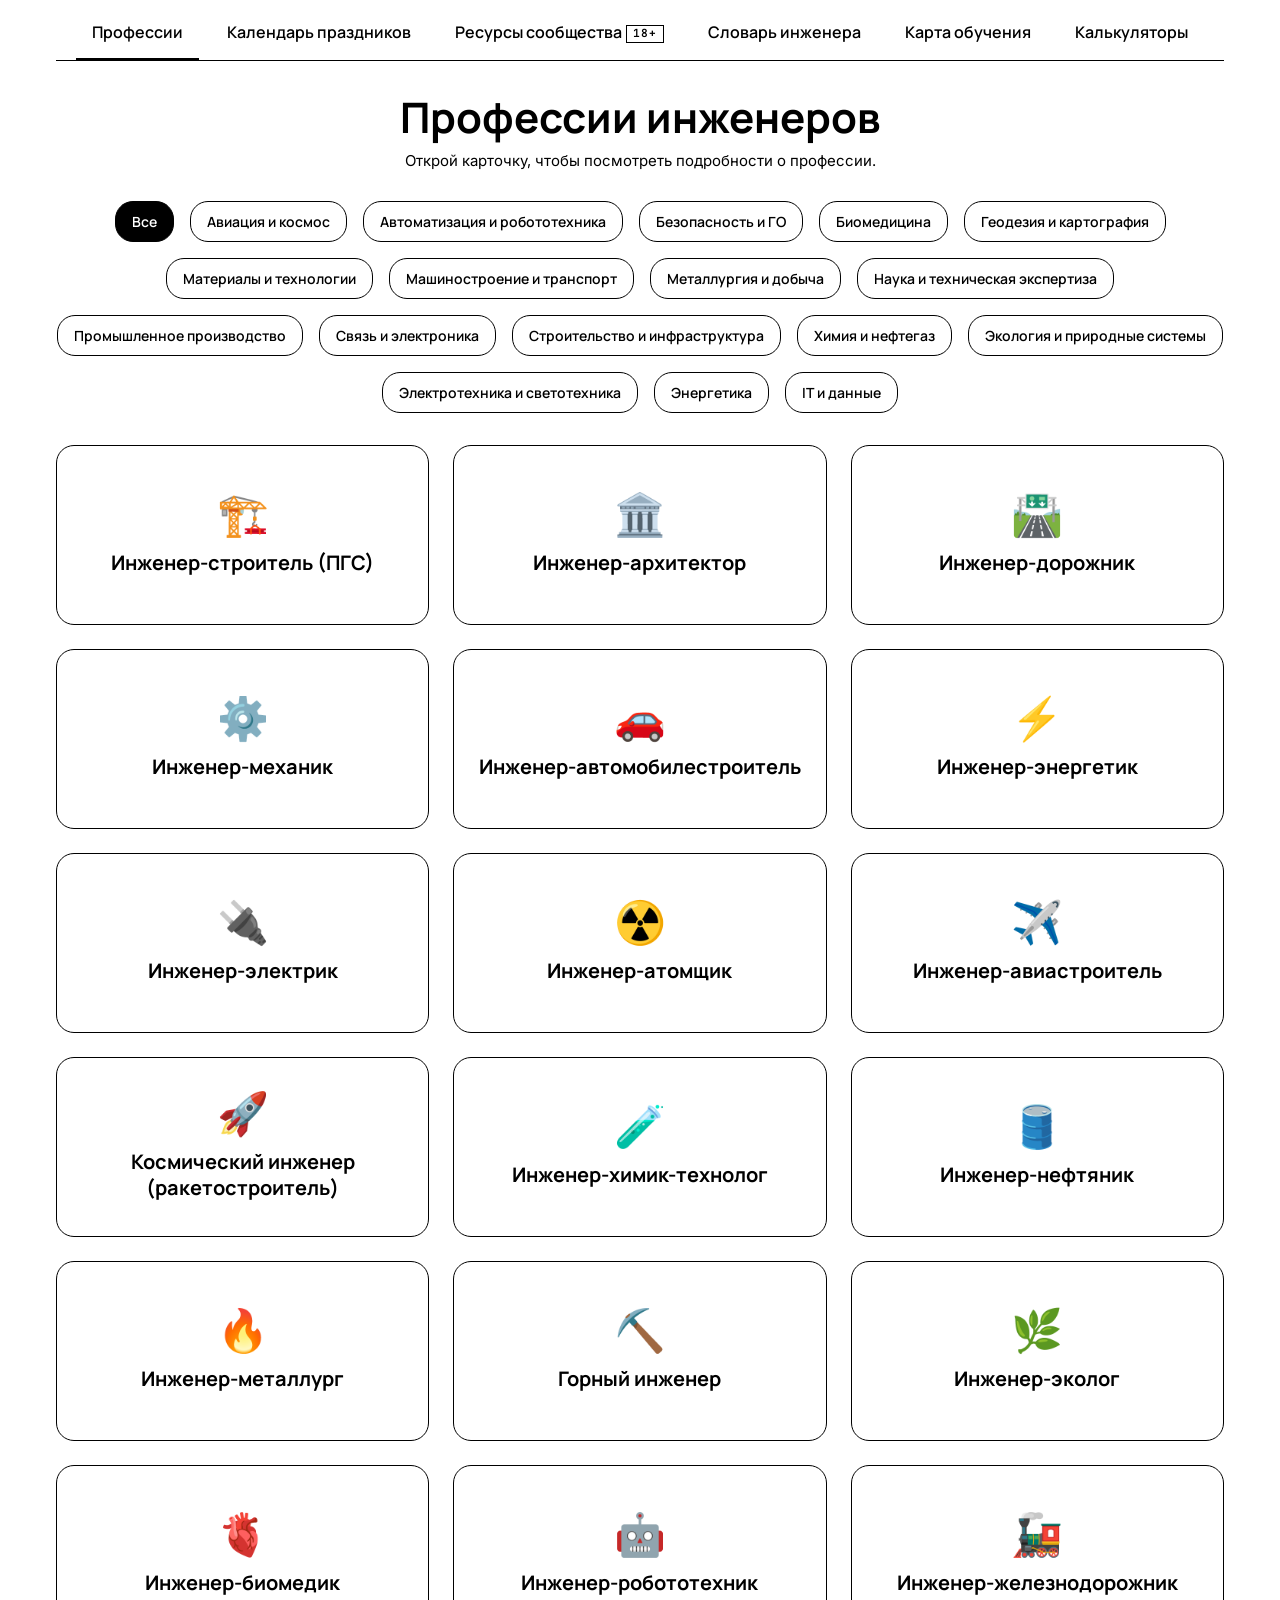
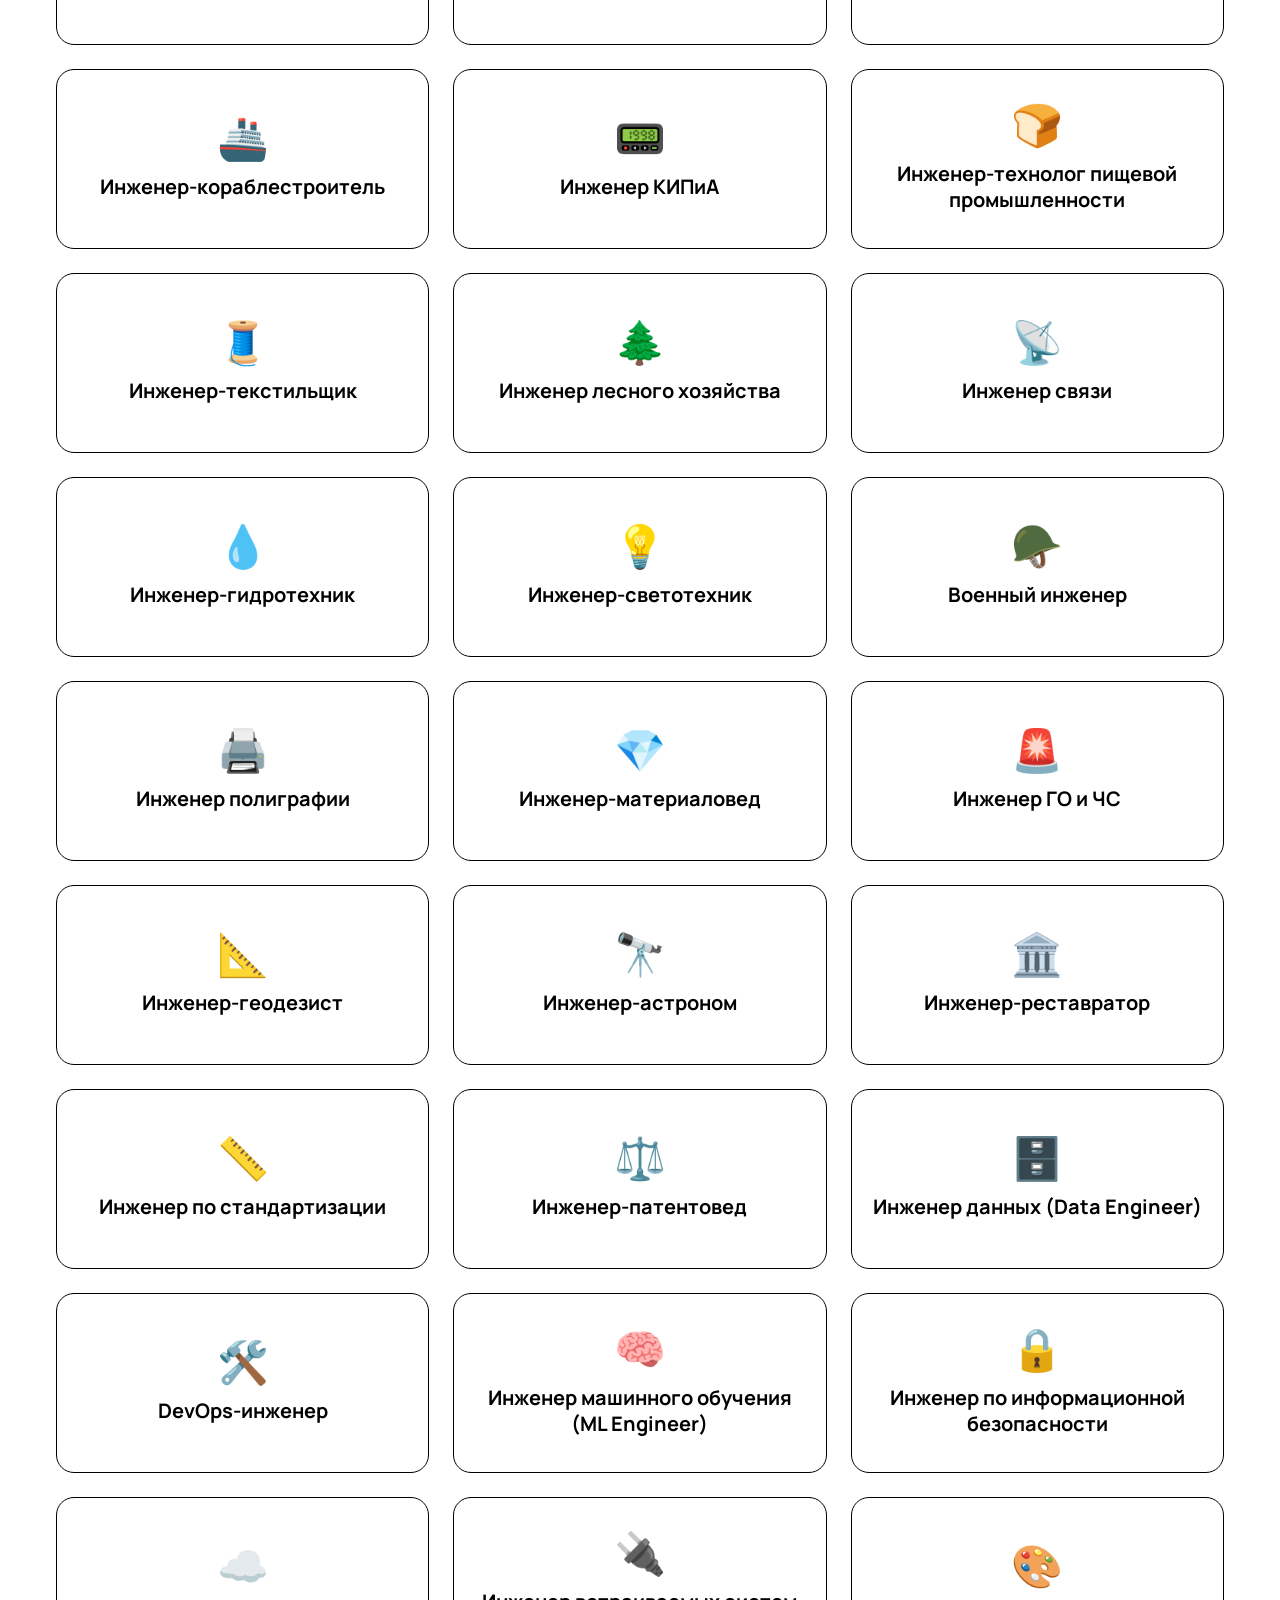
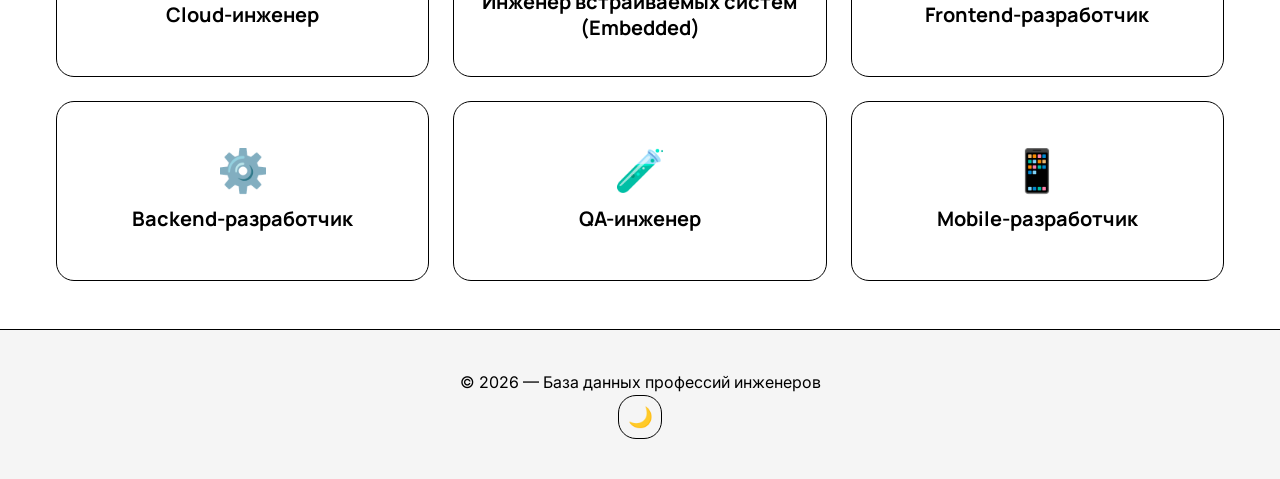
<file: index.html>
<!DOCTYPE html>
<html lang="ru">
<head>
<meta charset="UTF-8">
<meta name="viewport" content="width=device-width, initial-scale=1.0">
<meta name="description" content="База данных инженерных профессий: обязанности, образование, зарплаты, карьерный путь и типичный рабочий день.">
<title>Профессии инженеров</title>
<link rel="stylesheet" href="style.css">
</head>
<body>
<div class="eng-calendar-root">
  <nav class="eng-tabs" aria-label="Основная навигация">
    <a href="index.html" class="eng-tab active">Профессии</a>
    <a href="calendar.html" class="eng-tab">Календарь праздников</a>
    <a href="resources.html" class="eng-tab">Ресурсы сообщества<span class="age-badge">18+</span></a>
    <a href="dictionary.html" class="eng-tab">Словарь инженера</a>
    <a href="map.html" class="eng-tab">Карта обучения</a>
    <a href="calculator.html" class="eng-tab">Калькуляторы</a>
  </nav>

  <header class="page-header">
    <h1>Профессии инженеров</h1>
    <p>Открой карточку, чтобы посмотреть подробности о профессии.</p>
  </header>

  <div class="eng-filters" id="categories" aria-label="Фильтр по категориям"></div>
  <div class="eng-grid" id="professionsGrid"></div>
</div>

<div class="modal-overlay" id="modalOverlay" aria-hidden="true">
  <article class="modal" role="dialog" aria-modal="true" aria-labelledby="modalContent">
    <button class="modal-close" id="modalClose" type="button" aria-label="Закрыть">&times;</button>
    <div class="modal-content" id="modalContent"></div>
  </article>
</div>

<footer>
  <p>© 2026 — База данных профессий инженеров</p>
  <button class="theme-toggle" id="themeToggle" type="button" aria-label="Переключить тему">🌙</button>
</footer>

<script src="data.js"></script>
<script src="script.js"></script>
</body>
</html>
</file>
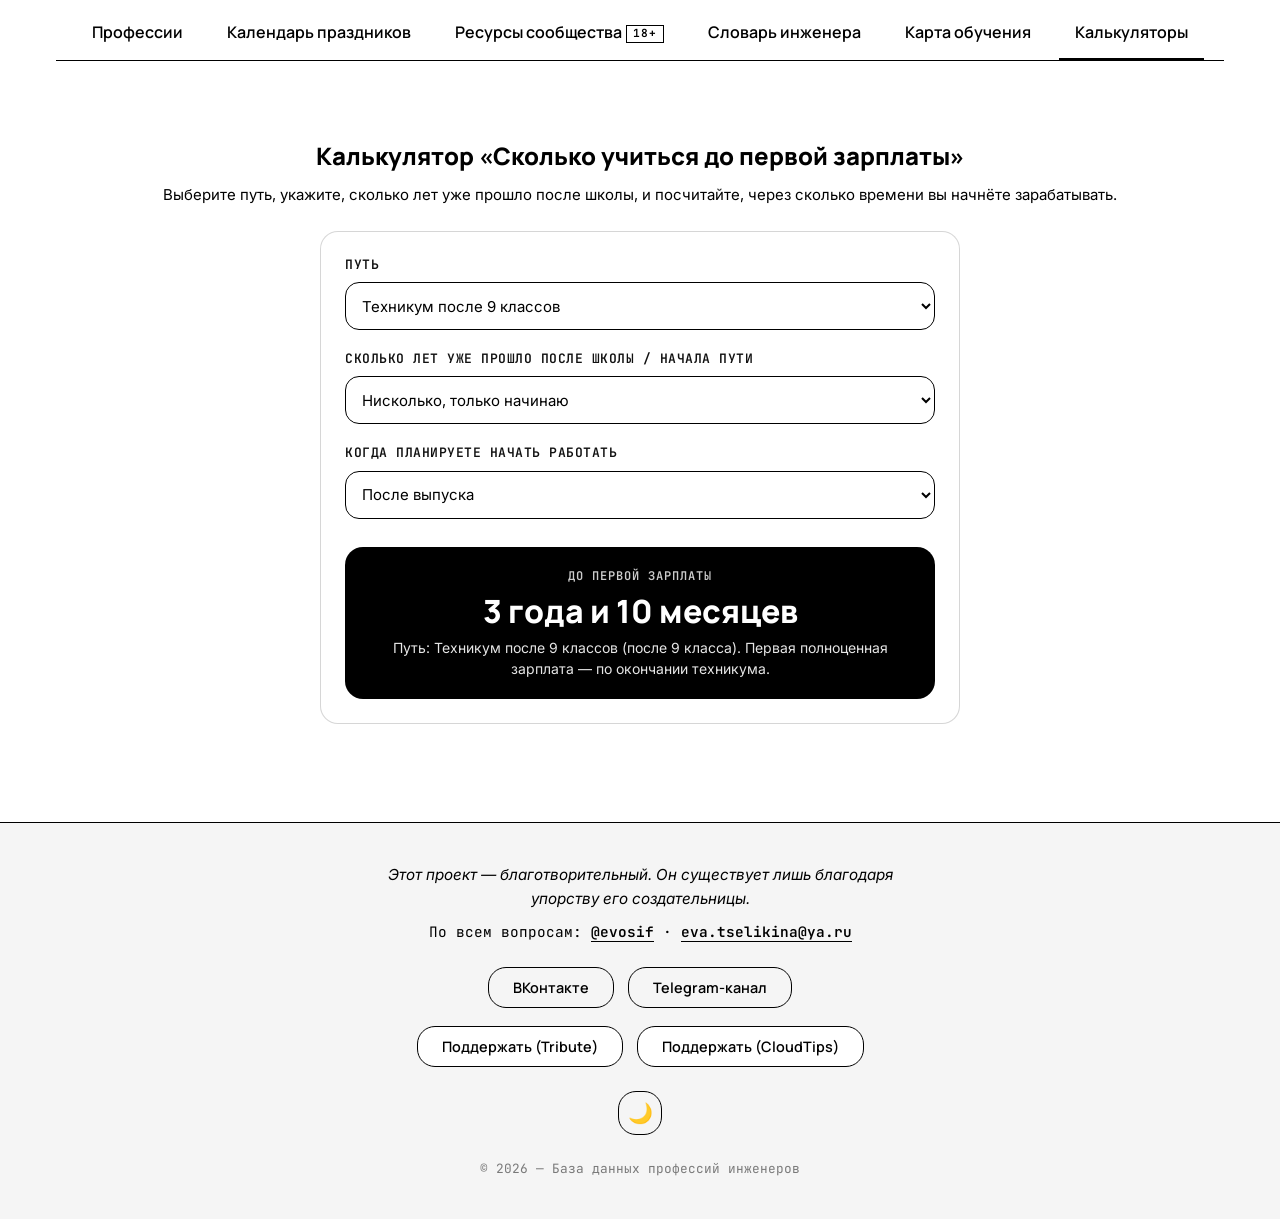
<file: calculator.html>
<!DOCTYPE html>
<html lang="ru">
<head>
    <meta charset="UTF-8">
    <meta name="viewport" content="width=device-width, initial-scale=1.0">
    <title>Калькуляторы — База данных профессий инженеров</title>
    <link rel="stylesheet" href="style.css">
</head>
<body>
    <div class="eng-calendar-root">
        <nav class="eng-tabs">
            <a href="index.html" class="eng-tab">Профессии</a>
            <a href="calendar.html" class="eng-tab">Календарь праздников</a>
            <a href="resources.html" class="eng-tab">Ресурсы сообщества<span class="age-badge">18+</span></a>
            <a href="dictionary.html" class="eng-tab">Словарь инженера</a>
            <a href="map.html" class="eng-tab">Карта обучения</a>
            <a href="calculator.html" class="eng-tab active">Калькуляторы</a>
        </nav>

        <main class="site-page">
            <div class="calc-section">
                <h3 class="calc-heading">Калькулятор «Сколько учиться до первой зарплаты»</h3>
                <p class="calc-subtitle">Выберите путь, укажите, сколько лет уже прошло после школы, и посчитайте, через сколько времени вы начнёте зарабатывать.</p>

                <div class="calc-layout">
                    <div class="calc-controls">
                        <div class="calc-field">
                            <label for="calcPath">Путь</label>
                            <select id="calcPath">
                                <option value="college9">Техникум после 9 классов</option>
                                <option value="college11">Техникум после 11 классов</option>
                                <option value="college9_uni">Техникум → вуз</option>
                                <option value="unibach">Вуз: бакалавриат (после 11 классов)</option>
                                <option value="unispec">Вуз: специалитет (после 11 классов)</option>
                                <option value="unimaster">Вуз: бакалавриат + магистратура</option>
                            </select>
                        </div>

                        <div class="calc-field">
                            <label for="calcAge">Сколько лет уже прошло после школы / начала пути</label>
                            <select id="calcAge">
                                <option value="0">Нисколько, только начинаю</option>
                                <option value="1">1 год</option>
                                <option value="2">2 года</option>
                                <option value="3">3 года</option>
                                <option value="4">4 года</option>
                                <option value="5">5 лет</option>
                                <option value="6">6 лет и больше</option>
                            </select>
                        </div>

                        <div class="calc-field">
                            <label for="calcWork">Когда планируете начать работать</label>
                            <select id="calcWork">
                                <option value="after">После выпуска</option>
                                <option value="during">Во время учёбы (совмещать)</option>
                            </select>
                        </div>

                        <div class="calc-result">
                            <p class="calc-result-label">До первой зарплаты</p>
                            <p class="calc-result-value" id="calcResultValue">—</p>
                            <p class="calc-result-hint" id="calcResultHint"></p>
                        </div>
                    </div>
                </div>
            </div>
        </main>
    </div>

    <footer>
        <div class="container">
            <div class="footer-mission">
                <p class="footer-mission-text">Этот проект — благотворительный. Он существует лишь благодаря упорству его создательницы.</p>
                <p class="footer-mission-contact">По всем вопросам: <a href="https://t.me/evosif" class="footer-contact-link" target="_blank" rel="noopener noreferrer">@evosif</a> · <a href="mailto:eva.tselikina@ya.ru" class="footer-contact-link">eva.tselikina@ya.ru</a></p>
            </div>
            <div class="footer-links">
                <a href="https://vk.ru/engigirling" class="footer-btn" target="_blank" rel="noopener noreferrer">ВКонтакте</a>
                <a href="https://t.me/enjigirling" class="footer-btn" target="_blank" rel="noopener noreferrer">Telegram-канал</a>
            </div>
            <div class="footer-donations">
                <a href="https://web.tribute.tg/d/Mue" class="footer-btn footer-btn--donate" target="_blank" rel="noopener noreferrer">Поддержать (Tribute)</a>
                <a href="https://pay.cloudtips.ru/p/72472d16" class="footer-btn footer-btn--donate" target="_blank" rel="noopener noreferrer">Поддержать (CloudTips)</a>
            </div>
            <div class="footer-theme">
                <button class="theme-toggle" id="themeToggle" aria-label="Переключить тему">🌙</button>
            </div>
            <p class="footer-copy">© 2026 — База данных профессий инженеров</p>
        </div>
    </footer>

    <script src="map-calc.js"></script>
    <script src="theme.js"></script>
</body>
</html>
</file>
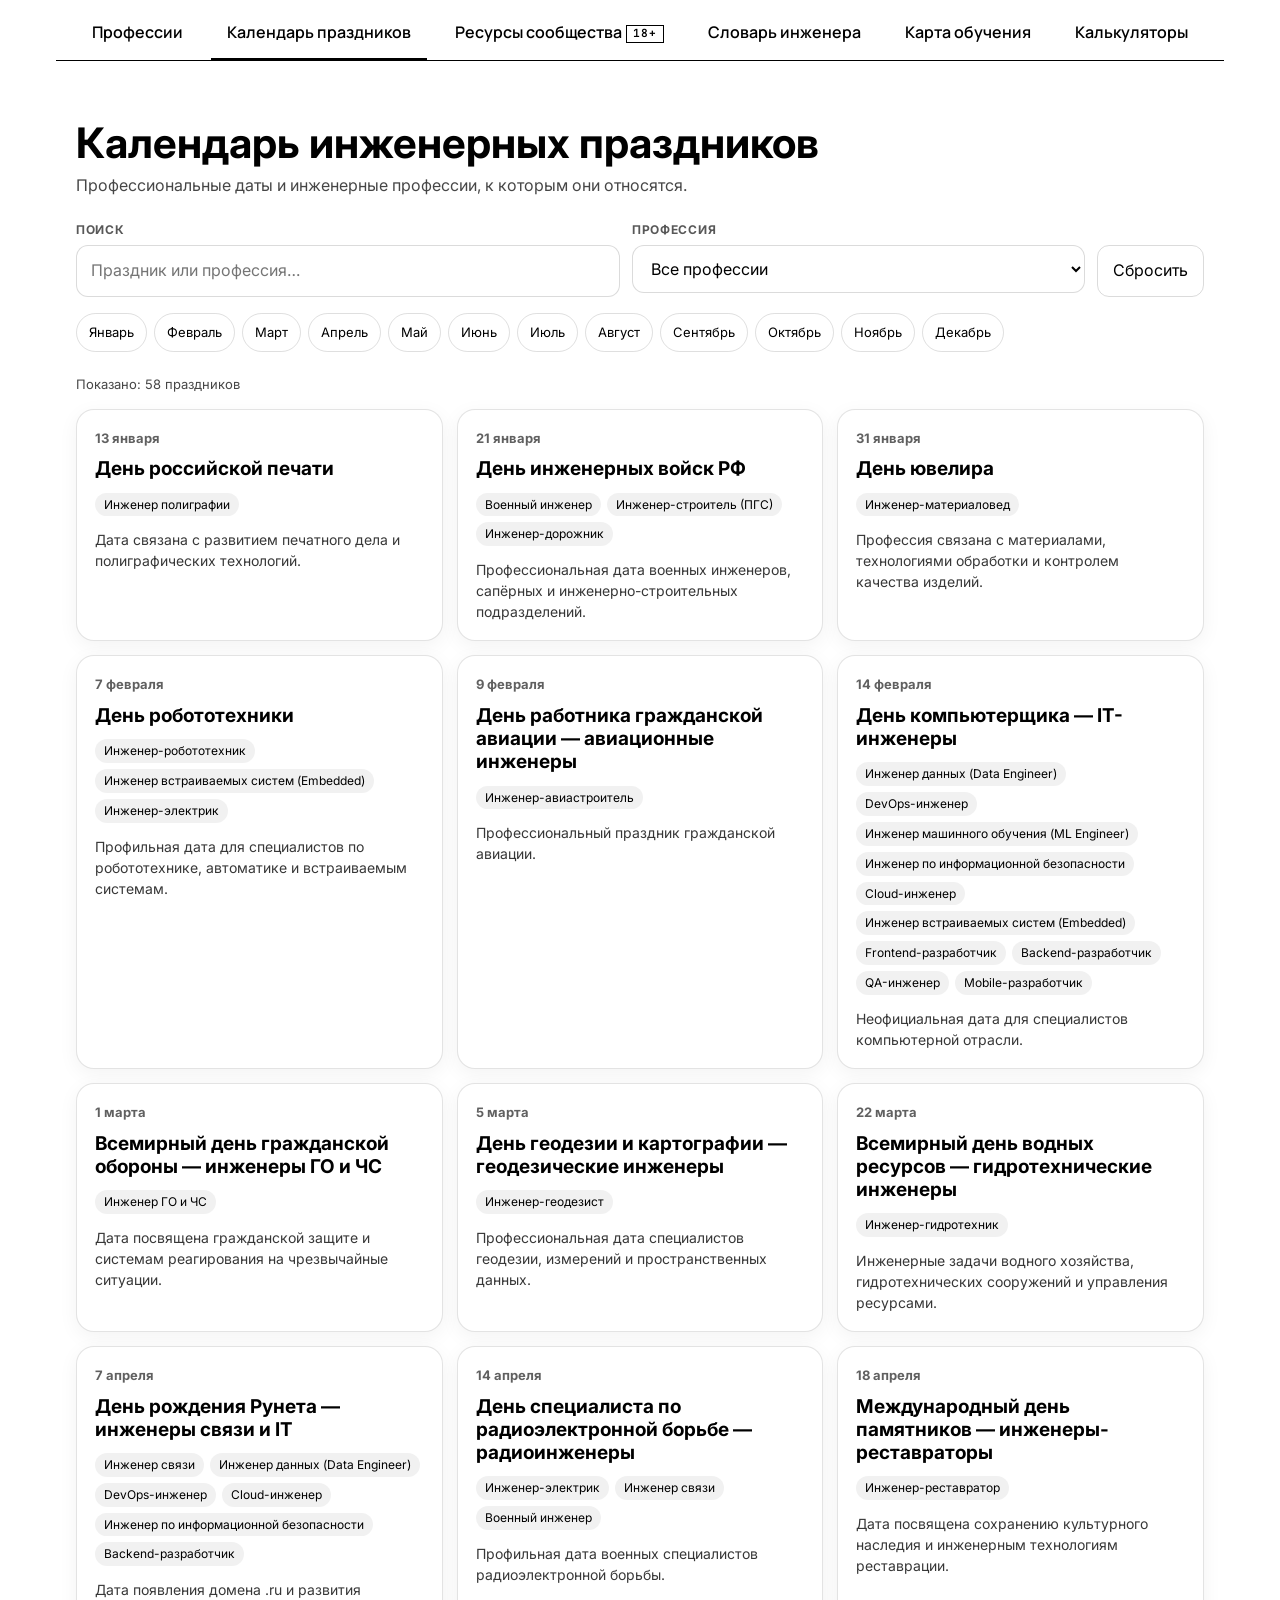
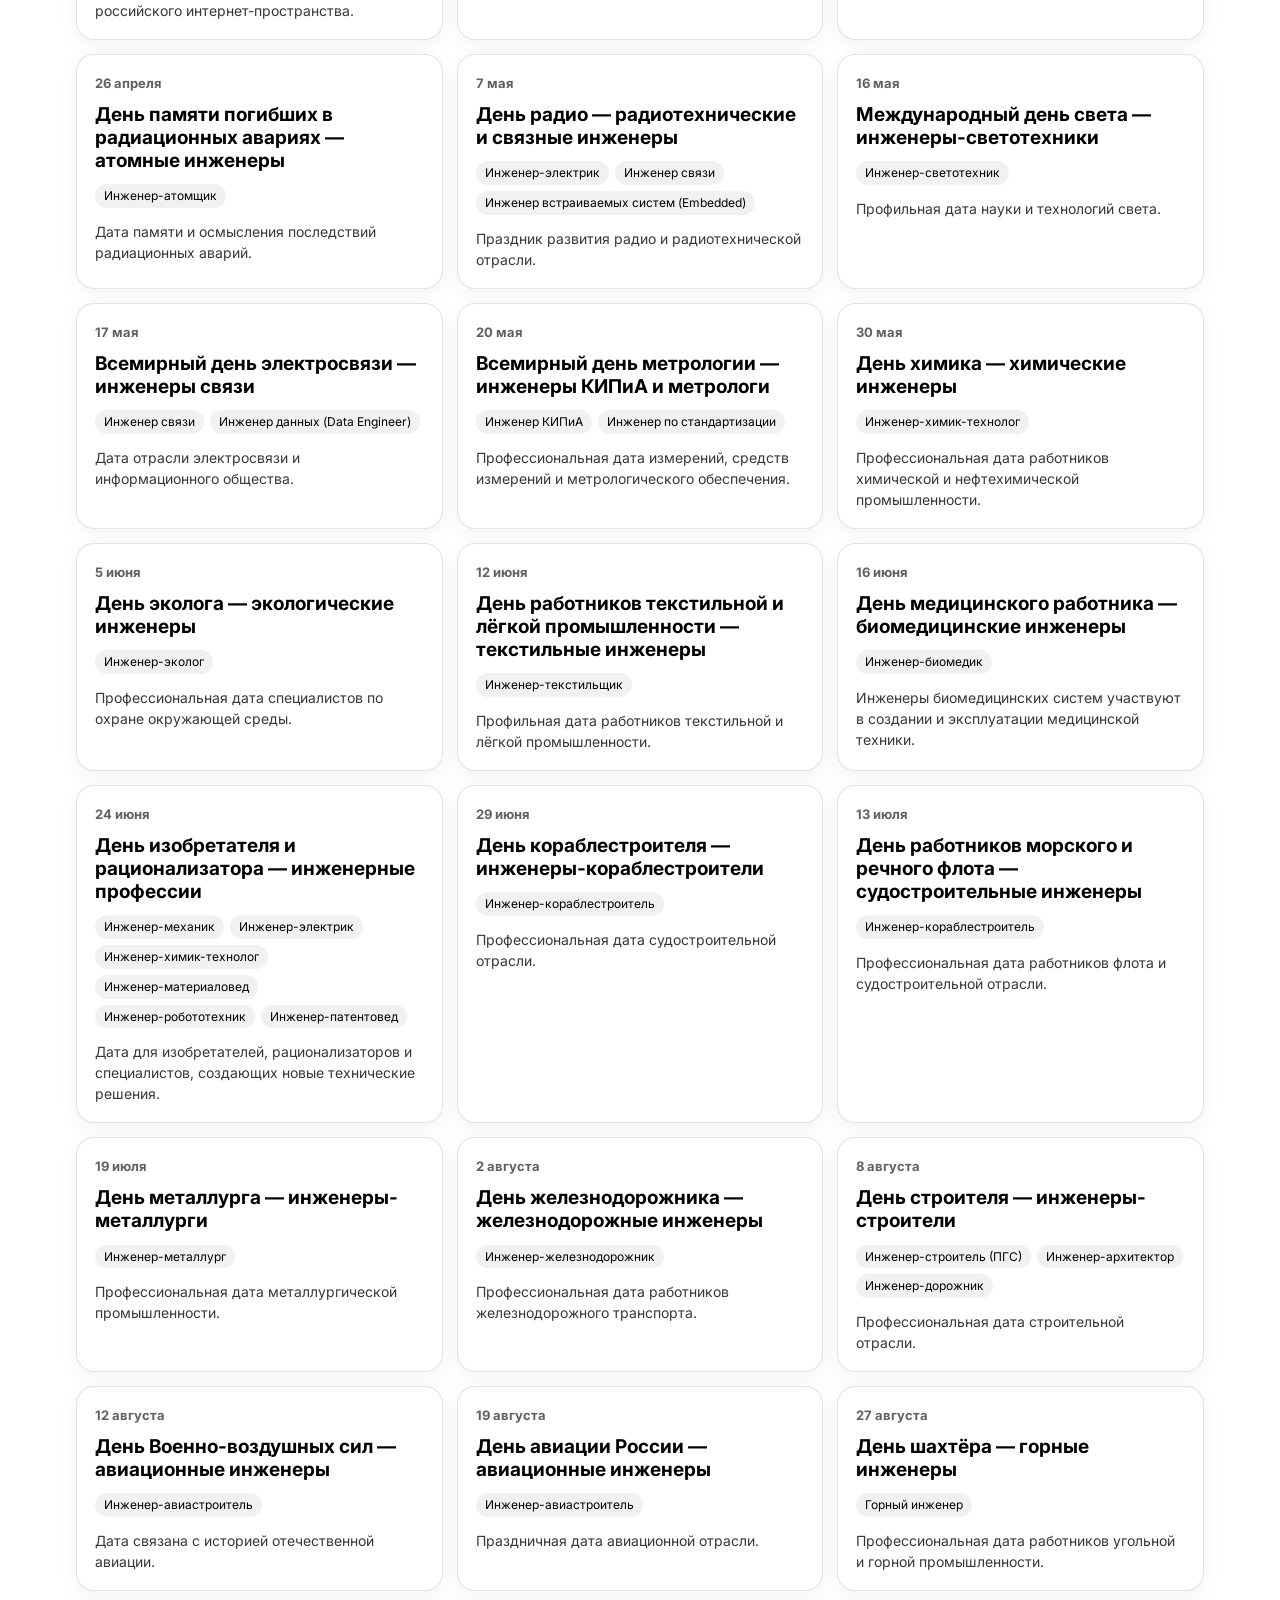
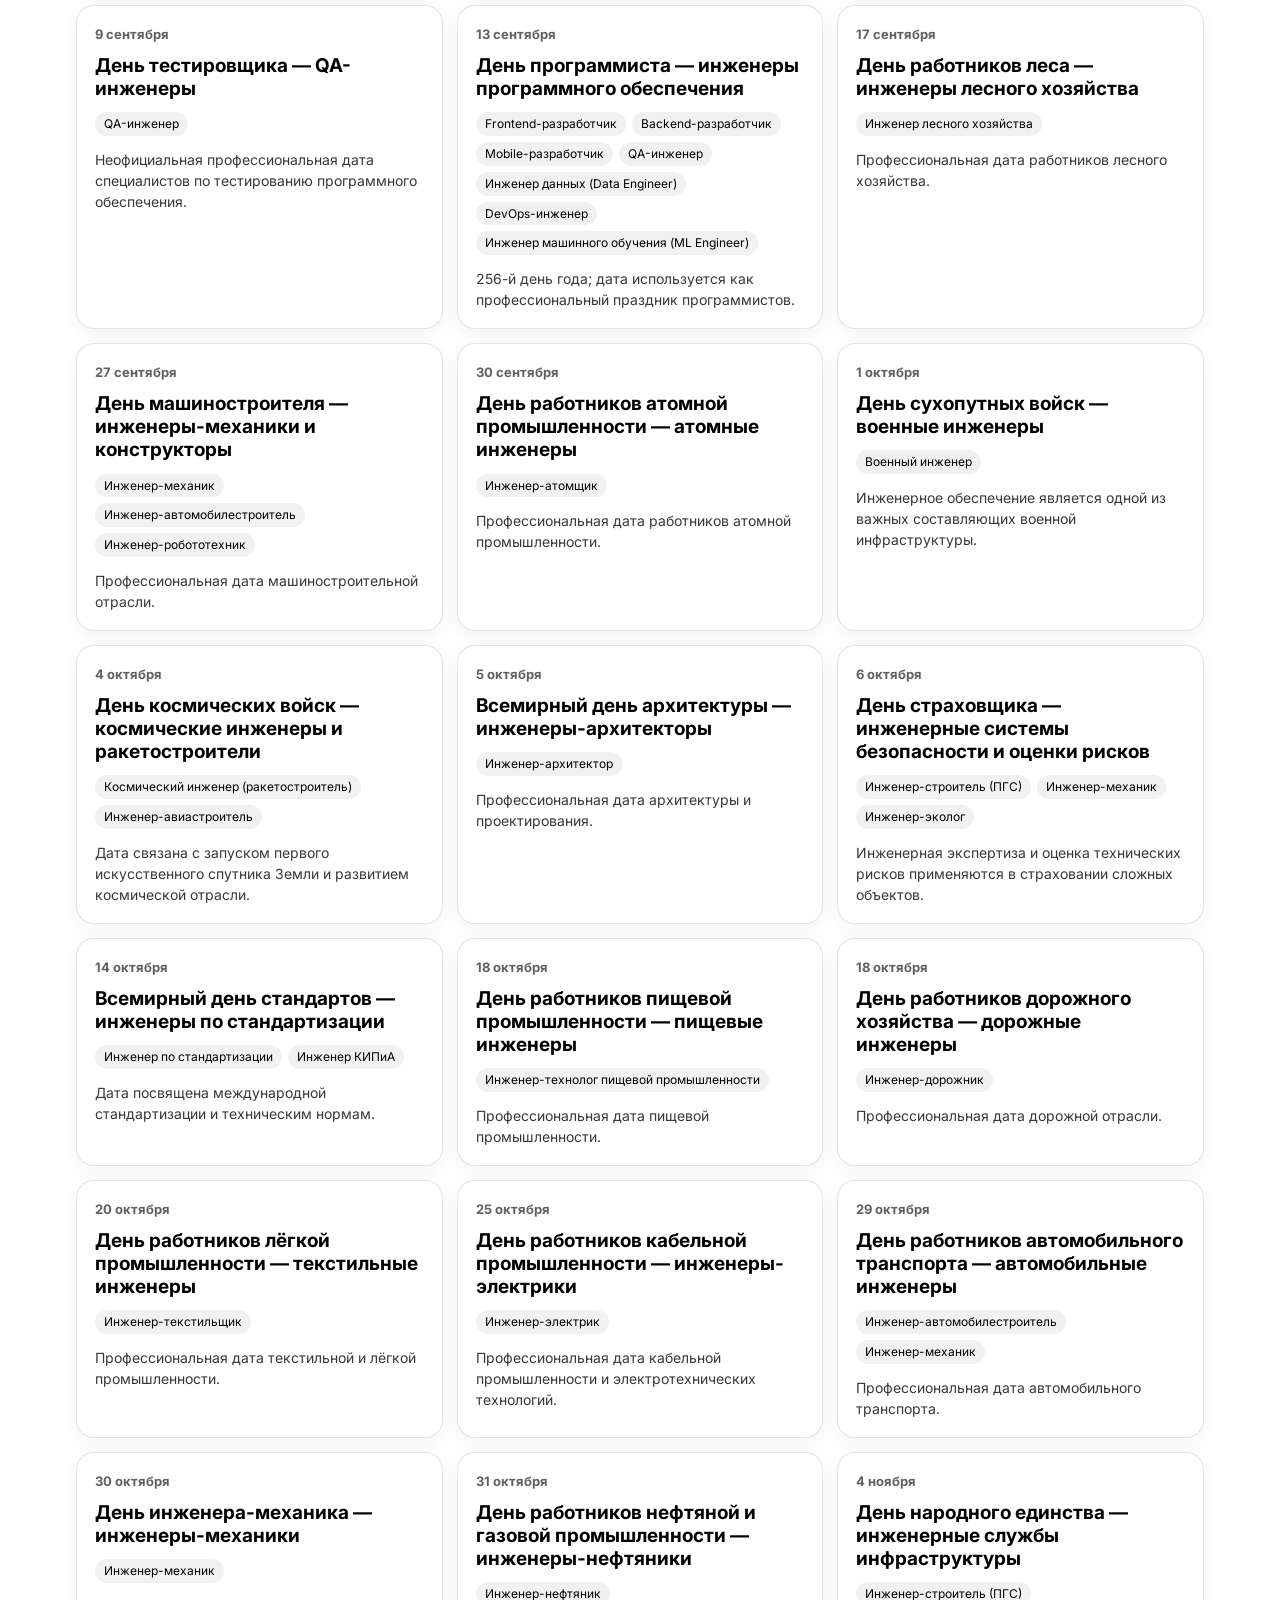
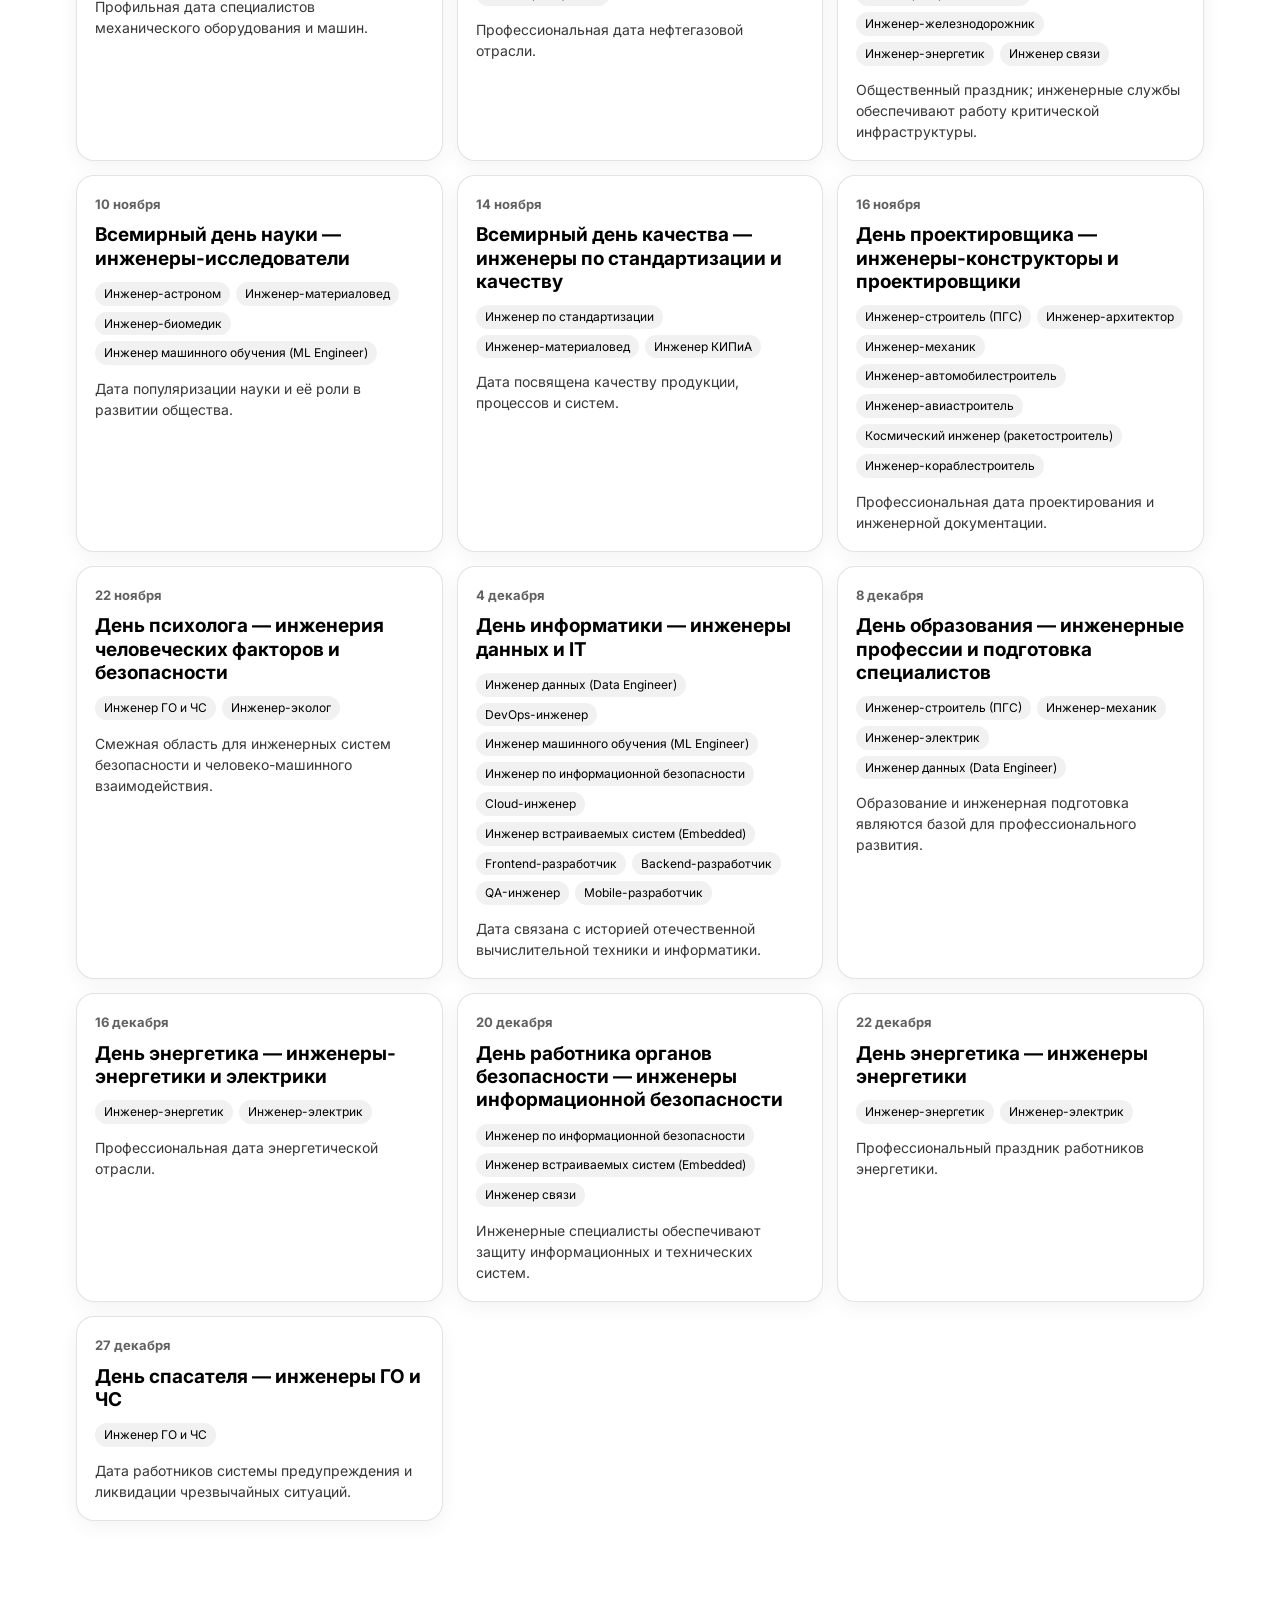
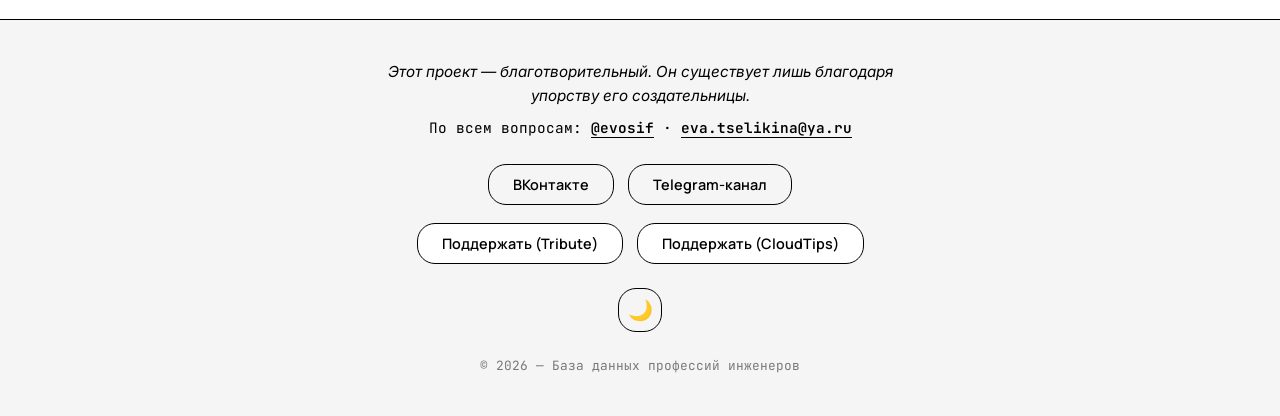
<file: calendar.html>
<!DOCTYPE html>
<html lang="ru">
<head>
<meta charset="UTF-8">
<meta name="viewport" content="width=device-width, initial-scale=1.0">
<title>Календарь инженерных праздников — База данных профессий инженеров</title>
<link rel="stylesheet" href="style.css">
<style>
/* Calendar v2 */
.calendar-page{max-width:1400px;margin:0 auto;padding:28px 20px 50px}
.calendar-head{margin-bottom:22px}
.calendar-head h1{margin:0 0 8px;font-size:clamp(26px,4vw,42px);line-height:1.05}
.calendar-head p{margin:0;opacity:.72}
.calendar-controls{display:grid;grid-template-columns:minmax(220px,1.2fr) minmax(210px,1fr) auto;gap:12px;margin:20px 0 16px}
.calendar-control{min-width:0}
.calendar-control label{display:block;font-size:12px;font-weight:700;text-transform:uppercase;letter-spacing:.06em;opacity:.65;margin:0 0 6px}
.calendar-control input,.calendar-control select{width:100%;box-sizing:border-box;padding:12px 14px;border:1px solid rgba(127,127,127,.28);border-radius:12px;background:var(--card-bg,#fff);color:inherit;font:inherit;outline:none}
.calendar-control input:focus,.calendar-control select:focus{border-color:currentColor}
.calendar-reset{align-self:end;padding:12px 15px;border:1px solid rgba(127,127,127,.28);border-radius:12px;background:transparent;color:inherit;font:inherit;cursor:pointer}
.months{display:flex;flex-wrap:wrap;gap:7px;margin:0 0 22px}
.month-btn{border:1px solid rgba(127,127,127,.25);background:transparent;color:inherit;border-radius:999px;padding:8px 12px;cursor:pointer;font:inherit;font-size:13px}
.month-btn.active{background:currentColor;color:var(--bg,#fff)}
.calendar-summary{display:flex;justify-content:space-between;gap:12px;align-items:center;margin:0 0 14px;font-size:13px;opacity:.72}
.calendar-grid{display:grid;grid-template-columns:repeat(auto-fill,minmax(300px,1fr));gap:14px}
.holiday-card{border:1px solid rgba(127,127,127,.22);border-radius:18px;padding:18px;background:var(--card-bg,#fff);box-shadow:0 5px 20px rgba(0,0,0,.05);min-width:0}
.holiday-date{font-size:13px;font-weight:700;opacity:.62;margin:0 0 9px}
.holiday-title{font-size:19px;line-height:1.22;margin:0 0 12px;overflow-wrap:anywhere}
.holiday-professions{display:flex;flex-wrap:wrap;gap:6px;margin:0 0 13px}
.prof-chip{display:inline-flex;align-items:center;border-radius:999px;padding:5px 9px;font-size:12px;line-height:1.15;background:rgba(127,127,127,.11);color:inherit;text-decoration:none}
.holiday-note{margin:0;font-size:14px;line-height:1.5;opacity:.78;overflow-wrap:anywhere}
.holiday-empty{padding:45px 15px;text-align:center;opacity:.65}
@media(max-width:800px){.calendar-controls{grid-template-columns:1fr}.calendar-reset{align-self:stretch}.calendar-page{padding-left:14px;padding-right:14px}.calendar-grid{grid-template-columns:1fr}}
</style>
</head>
<body>
<div class="eng-calendar-root">
<nav class="eng-tabs">
<a href="index.html" class="eng-tab">Профессии</a>
<a href="calendar.html" class="eng-tab active">Календарь праздников</a>
<a href="resources.html" class="eng-tab">Ресурсы сообщества<span class="age-badge">18+</span></a>
<a href="dictionary.html" class="eng-tab">Словарь инженера</a>
<a href="map.html" class="eng-tab">Карта обучения</a>
<a href="calculator.html" class="eng-tab">Калькуляторы</a>
</nav>

<main class="calendar-page">
<section class="calendar-head">
<h1>Календарь инженерных праздников</h1>
<p>Профессиональные даты и инженерные профессии, к которым они относятся.</p>
</section>

<section class="calendar-controls" aria-label="Фильтры календаря">
<div class="calendar-control">
<label for="searchInput">Поиск</label>
<input id="searchInput" type="search" placeholder="Праздник или профессия…" autocomplete="off">
</div>
<div class="calendar-control">
<label for="professionFilter">Профессия</label>
<select id="professionFilter"><option value="">Все профессии</option></select>
</div>
<button class="calendar-reset" id="resetFilters" type="button">Сбросить</button>
</section>

<div class="months" id="monthFilter" aria-label="Фильтр по месяцам"></div>
<div class="calendar-summary"><span id="resultCount"></span><span id="activeHint"></span></div>
<section class="calendar-grid" id="calendarGrid"></section>
<p class="holiday-empty" id="calendarEmpty" hidden>Ничего не найдено.</p>
</main>
</div>

<footer>
<div class="container">
<div class="footer-mission"><p class="footer-mission-text">Этот проект — благотворительный. Он существует лишь благодаря упорству его создательницы.</p><p class="footer-mission-contact">По всем вопросам: <a href="https://t.me/evosif" class="footer-contact-link" target="_blank" rel="noopener noreferrer">@evosif</a> · <a href="mailto:eva.tselikina@ya.ru" class="footer-contact-link">eva.tselikina@ya.ru</a></p></div>
<div class="footer-links"><a href="https://vk.ru/engigirling" class="footer-btn" target="_blank" rel="noopener noreferrer">ВКонтакте</a><a href="https://t.me/enjigirling" class="footer-btn" target="_blank" rel="noopener noreferrer">Telegram-канал</a></div>
<div class="footer-donations"><a href="https://web.tribute.tg/d/Mue" class="footer-btn footer-btn--donate" target="_blank" rel="noopener noreferrer">Поддержать (Tribute)</a><a href="https://pay.cloudtips.ru/p/72472d16" class="footer-btn footer-btn--donate" target="_blank" rel="noopener noreferrer">Поддержать (CloudTips)</a></div>
<div class="footer-theme"><button class="theme-toggle" id="themeToggle" aria-label="Переключить тему">🌙</button></div>
<p class="footer-copy">© 2026 — База данных профессий инженеров</p>
</div>
</footer>

<script src="data.js"></script>
<script src="theme.js"></script>
<script>
(() => {
'use strict';

const monthNames=['Январь','Февраль','Март','Апрель','Май','Июнь','Июль','Август','Сентябрь','Октябрь','Ноябрь','Декабрь'];
const professionFallback=[
['civil-engineer','Инженер-строитель (ПГС)'],['architect-engineer','Инженер-архитектор'],['road-engineer','Инженер-дорожник'],['mechanical-engineer','Инженер-механик'],['automotive-engineer','Инженер-автомобилестроитель'],['power-engineer','Инженер-энергетик'],['electrical-engineer','Инженер-электрик'],['nuclear-engineer','Инженер-атомщик'],['aerospace-engineer','Инженер-авиастроитель'],['space-engineer','Космический инженер (ракетостроитель)'],['chemical-engineer','Инженер-химик-технолог'],['oil-gas-engineer','Инженер-нефтяник'],['metallurgical-engineer','Инженер-металлург'],['mining-engineer','Горный инженер'],['environmental-engineer','Инженер-эколог'],['biomedical-engineer','Инженер-биомедик'],['robotics-engineer','Инженер-робототехник'],['railway-engineer','Инженер-железнодорожник'],['shipbuilding-engineer','Инженер-кораблестроитель'],['instrumentation-engineer','Инженер КИПиА'],['food-engineer','Инженер-технолог пищевой промышленности'],['textile-engineer','Инженер-текстильщик'],['forest-engineer','Инженер лесного хозяйства'],['telecom-engineer','Инженер связи'],['water-engineer','Инженер-гидротехник'],['lighting-engineer','Инженер-светотехник'],['military-engineer','Военный инженер'],['polygraph-engineer','Инженер полиграфии'],['materials-engineer','Инженер-материаловед'],['civil-defense-engineer','Инженер ГО и ЧС'],['geodetic-engineer','Инженер-геодезист'],['astronomer-engineer','Инженер-астроном'],['restoration-engineer','Инженер-реставратор'],['standardization-engineer','Инженер по стандартизации'],['patent-engineer','Инженер-патентовед'],['data-engineer','Инженер данных (Data Engineer)'],['devops-engineer','DevOps-инженер'],['ml-engineer','Инженер машинного обучения (ML Engineer)'],['security-engineer','Инженер по информационной безопасности'],['cloud-engineer','Cloud-инженер'],['embedded-engineer','Инженер встраиваемых систем (Embedded)'],['frontend-engineer','Frontend-разработчик'],['backend-engineer','Backend-разработчик'],['qa-engineer','QA-инженер'],['mobile-engineer','Mobile-разработчик']
];
const profs=(Array.isArray(window.professionsData)?window.professionsData.map(p=>[p.id,p.title]):professionFallback);
const pMap=new Map(profs);

const E=(date,month,name,ids,note)=>({date,month,name,ids,note});
const holidays=[
E('13 января','Январь','День российской печати',['polygraph-engineer'],'Дата связана с развитием печатного дела и полиграфических технологий.'),
E('21 января','Январь','День инженерных войск РФ',['military-engineer','civil-engineer','road-engineer'],'Профессиональная дата военных инженеров, сапёрных и инженерно-строительных подразделений.'),
E('31 января','Январь','День ювелира',['materials-engineer'],'Профессия связана с материалами, технологиями обработки и контролем качества изделий.'),
E('7 февраля','Февраль','День робототехники',['robotics-engineer','embedded-engineer','electrical-engineer'],'Профильная дата для специалистов по робототехнике, автоматике и встраиваемым системам.'),
E('9 февраля','Февраль','День работника гражданской авиации — авиационные инженеры',['aerospace-engineer'],'Профессиональный праздник гражданской авиации.'),
E('14 февраля','Февраль','День компьютерщика — IT-инженеры',['data-engineer','devops-engineer','ml-engineer','security-engineer','cloud-engineer','embedded-engineer','frontend-engineer','backend-engineer','qa-engineer','mobile-engineer'],'Неофициальная дата для специалистов компьютерной отрасли.'),
E('1 марта','Март','Всемирный день гражданской обороны — инженеры ГО и ЧС',['civil-defense-engineer'],'Дата посвящена гражданской защите и системам реагирования на чрезвычайные ситуации.'),
E('5 марта','Март','День геодезии и картографии — геодезические инженеры',['geodetic-engineer'],'Профессиональная дата специалистов геодезии, измерений и пространственных данных.'),
E('22 марта','Март','Всемирный день водных ресурсов — гидротехнические инженеры',['water-engineer'],'Инженерные задачи водного хозяйства, гидротехнических сооружений и управления ресурсами.'),
E('7 апреля','Апрель','День рождения Рунета — инженеры связи и IT',['telecom-engineer','data-engineer','devops-engineer','cloud-engineer','security-engineer','backend-engineer'],'Дата появления домена .ru и развития российского интернет-пространства.'),
E('14 апреля','Апрель','День специалиста по радиоэлектронной борьбе — радиоинженеры',['electrical-engineer','telecom-engineer','military-engineer'],'Профильная дата военных специалистов радиоэлектронной борьбы.'),
E('18 апреля','Апрель','Международный день памятников — инженеры-реставраторы',['restoration-engineer'],'Дата посвящена сохранению культурного наследия и инженерным технологиям реставрации.'),
E('26 апреля','Апрель','День памяти погибших в радиационных авариях — атомные инженеры',['nuclear-engineer'],'Дата памяти и осмысления последствий радиационных аварий.'),
E('7 мая','Май','День радио — радиотехнические и связные инженеры',['electrical-engineer','telecom-engineer','embedded-engineer'],'Праздник развития радио и радиотехнической отрасли.'),
E('16 мая','Май','Международный день света — инженеры-светотехники',['lighting-engineer'],'Профильная дата науки и технологий света.'),
E('17 мая','Май','Всемирный день электросвязи — инженеры связи',['telecom-engineer','data-engineer','network-engineer'],'Дата отрасли электросвязи и информационного общества.'),
E('20 мая','Май','Всемирный день метрологии — инженеры КИПиА и метрологи',['instrumentation-engineer','standardization-engineer'],'Профессиональная дата измерений, средств измерений и метрологического обеспечения.'),
E('30 мая','Май','День химика — химические инженеры',['chemical-engineer'],'Профессиональная дата работников химической и нефтехимической промышленности.'),
E('5 июня','Июнь','День эколога — экологические инженеры',['environmental-engineer'],'Профессиональная дата специалистов по охране окружающей среды.'),
E('12 июня','Июнь','День работников текстильной и лёгкой промышленности — текстильные инженеры',['textile-engineer'],'Профильная дата работников текстильной и лёгкой промышленности.'),
E('16 июня','Июнь','День медицинского работника — биомедицинские инженеры',['biomedical-engineer'],'Инженеры биомедицинских систем участвуют в создании и эксплуатации медицинской техники.'),
E('24 июня','Июнь','День изобретателя и рационализатора — инженерные профессии',['mechanical-engineer','electrical-engineer','chemical-engineer','materials-engineer','robotics-engineer','patent-engineer'],'Дата для изобретателей, рационализаторов и специалистов, создающих новые технические решения.'),
E('29 июня','Июнь','День кораблестроителя — инженеры-кораблестроители',['shipbuilding-engineer'],'Профессиональная дата судостроительной отрасли.'),
E('13 июля','Июль','День работников морского и речного флота — судостроительные инженеры',['shipbuilding-engineer'],'Профессиональная дата работников флота и судостроительной отрасли.'),
E('19 июля','Июль','День металлурга — инженеры-металлурги',['metallurgical-engineer'],'Профессиональная дата металлургической промышленности.'),
E('2 августа','Август','День железнодорожника — железнодорожные инженеры',['railway-engineer'],'Профессиональная дата работников железнодорожного транспорта.'),
E('8 августа','Август','День строителя — инженеры-строители',['civil-engineer','architect-engineer','road-engineer'],'Профессиональная дата строительной отрасли.'),
E('12 августа','Август','День Военно-воздушных сил — авиационные инженеры',['aerospace-engineer'],'Дата связана с историей отечественной авиации.'),
E('19 августа','Август','День авиации России — авиационные инженеры',['aerospace-engineer'],'Праздничная дата авиационной отрасли.'),
E('27 августа','Август','День шахтёра — горные инженеры',['mining-engineer'],'Профессиональная дата работников угольной и горной промышленности.'),
E('9 сентября','Сентябрь','День тестировщика — QA-инженеры',['qa-engineer'],'Неофициальная профессиональная дата специалистов по тестированию программного обеспечения.'),
E('13 сентября','Сентябрь','День программиста — инженеры программного обеспечения',['frontend-engineer','backend-engineer','mobile-engineer','qa-engineer','data-engineer','devops-engineer','ml-engineer'],'256-й день года; дата используется как профессиональный праздник программистов.'),
E('17 сентября','Сентябрь','День работников леса — инженеры лесного хозяйства',['forest-engineer'],'Профессиональная дата работников лесного хозяйства.'),
E('27 сентября','Сентябрь','День машиностроителя — инженеры-механики и конструкторы',['mechanical-engineer','automotive-engineer','robotics-engineer'],'Профессиональная дата машиностроительной отрасли.'),
E('30 сентября','Сентябрь','День работников атомной промышленности — атомные инженеры',['nuclear-engineer'],'Профессиональная дата работников атомной промышленности.'),
E('1 октября','Октябрь','День сухопутных войск — военные инженеры',['military-engineer'],'Инженерное обеспечение является одной из важных составляющих военной инфраструктуры.'),
E('4 октября','Октябрь','День космических войск — космические инженеры и ракетостроители',['space-engineer','aerospace-engineer'],'Дата связана с запуском первого искусственного спутника Земли и развитием космической отрасли.'),
E('5 октября','Октябрь','Всемирный день архитектуры — инженеры-архитекторы',['architect-engineer'],'Профессиональная дата архитектуры и проектирования.'),
E('6 октября','Октябрь','День страховщика — инженерные системы безопасности и оценки рисков',['civil-engineer','mechanical-engineer','environmental-engineer'],'Инженерная экспертиза и оценка технических рисков применяются в страховании сложных объектов.'),
E('14 октября','Октябрь','Всемирный день стандартов — инженеры по стандартизации',['standardization-engineer','instrumentation-engineer'],'Дата посвящена международной стандартизации и техническим нормам.'),
E('18 октября','Октябрь','День работников пищевой промышленности — пищевые инженеры',['food-engineer'],'Профессиональная дата пищевой промышленности.'),
E('18 октября','Октябрь','День работников дорожного хозяйства — дорожные инженеры',['road-engineer'],'Профессиональная дата дорожной отрасли.'),
E('20 октября','Октябрь','День работников лёгкой промышленности — текстильные инженеры',['textile-engineer'],'Профессиональная дата текстильной и лёгкой промышленности.'),
E('25 октября','Октябрь','День работников кабельной промышленности — инженеры-электрики',['electrical-engineer'],'Профессиональная дата кабельной промышленности и электротехнических технологий.'),
E('29 октября','Октябрь','День работников автомобильного транспорта — автомобильные инженеры',['automotive-engineer','mechanical-engineer'],'Профессиональная дата автомобильного транспорта.'),
E('30 октября','Октябрь','День инженера-механика — инженеры-механики',['mechanical-engineer'],'Профильная дата специалистов механического оборудования и машин.'),
E('31 октября','Октябрь','День работников нефтяной и газовой промышленности — инженеры-нефтяники',['oil-gas-engineer'],'Профессиональная дата нефтегазовой отрасли.'),
E('4 ноября','Ноябрь','День народного единства — инженерные службы инфраструктуры',['civil-engineer','railway-engineer','power-engineer','telecom-engineer'],'Общественный праздник; инженерные службы обеспечивают работу критической инфраструктуры.'),
E('10 ноября','Ноябрь','Всемирный день науки — инженеры-исследователи',['astronomer-engineer','materials-engineer','biomedical-engineer','ml-engineer'],'Дата популяризации науки и её роли в развитии общества.'),
E('14 ноября','Ноябрь','Всемирный день качества — инженеры по стандартизации и качеству',['standardization-engineer','materials-engineer','instrumentation-engineer'],'Дата посвящена качеству продукции, процессов и систем.'),
E('16 ноября','Ноябрь','День проектировщика — инженеры-конструкторы и проектировщики',['civil-engineer','architect-engineer','mechanical-engineer','automotive-engineer','aerospace-engineer','space-engineer','shipbuilding-engineer'],'Профессиональная дата проектирования и инженерной документации.'),
E('22 ноября','Ноябрь','День психолога — инженерия человеческих факторов и безопасности',['civil-defense-engineer','environmental-engineer'],'Смежная область для инженерных систем безопасности и человеко-машинного взаимодействия.'),
E('4 декабря','Декабрь','День информатики — инженеры данных и IT',['data-engineer','devops-engineer','ml-engineer','security-engineer','cloud-engineer','embedded-engineer','frontend-engineer','backend-engineer','qa-engineer','mobile-engineer'],'Дата связана с историей отечественной вычислительной техники и информатики.'),
E('8 декабря','Декабрь','День образования — инженерные профессии и подготовка специалистов',['civil-engineer','mechanical-engineer','electrical-engineer','data-engineer'],'Образование и инженерная подготовка являются базой для профессионального развития.'),
E('16 декабря','Декабрь','День энергетика — инженеры-энергетики и электрики',['power-engineer','electrical-engineer'],'Профессиональная дата энергетической отрасли.'),
E('20 декабря','Декабрь','День работника органов безопасности — инженеры информационной безопасности',['security-engineer','embedded-engineer','telecom-engineer'],'Инженерные специалисты обеспечивают защиту информационных и технических систем.'),
E('22 декабря','Декабрь','День энергетика — инженеры энергетики',['power-engineer','electrical-engineer'],'Профессиональный праздник работников энергетики.'),
E('27 декабря','Декабрь','День спасателя — инженеры ГО и ЧС',['civil-defense-engineer'],'Дата работников системы предупреждения и ликвидации чрезвычайных ситуаций.')
];

// Удаляем технические id, для которых в текущей базе нет карточки, и заменяем названия на реальные названия карточек.
for(const h of holidays){
  h.ids=h.ids.filter(id=>pMap.has(id));
  h.professions=h.ids.map(id=>pMap.get(id));
}

const grid=document.getElementById('calendarGrid');
const empty=document.getElementById('calendarEmpty');
const search=document.getElementById('searchInput');
const profession=document.getElementById('professionFilter');
const monthsEl=document.getElementById('monthFilter');
const countEl=document.getElementById('resultCount');
const hintEl=document.getElementById('activeHint');
let activeMonth='';

// Все 45 профессий из data.js, включая IT-направления.
[...pMap.entries()].sort((a,b)=>a[1].localeCompare(b[1],'ru')).forEach(([id,title])=>{
  const o=document.createElement('option'); o.value=id; o.textContent=title; profession.appendChild(o);
});

monthNames.forEach(month=>{
  const b=document.createElement('button'); b.type='button'; b.className='month-btn'; b.textContent=month;
  b.addEventListener('click',()=>{activeMonth=activeMonth===month?'':month; document.querySelectorAll('.month-btn').forEach(x=>x.classList.toggle('active',x===b&&!!activeMonth)); render();});
  monthsEl.appendChild(b);
});

function esc(s){return String(s??'').replace(/[&<>"']/g,m=>({'&':'&amp;','<':'&lt;','>':'&gt;','"':'&quot;',"'":'&#39;'}[m]));}
function render(){
  const q=search.value.trim().toLocaleLowerCase('ru-RU');
  const pid=profession.value;
  const items=holidays.filter(h=>{
    if(activeMonth&&h.month!==activeMonth)return false;
    if(pid&&!h.ids.includes(pid))return false;
    if(q){const hay=[h.date,h.name,h.note,...h.professions].join(' ').toLocaleLowerCase('ru-RU');if(!hay.includes(q))return false;}
    return true;
  });
  countEl.textContent=`Показано: ${items.length} ${items.length===1?'праздник':items.length<5?'праздника':'праздников'}`;
  const ptxt=pid?pMap.get(pid):'';
  hintEl.textContent=[activeMonth,ptxt].filter(Boolean).join(' · ');
  grid.innerHTML=items.map(h=>`<article class="holiday-card">
    <p class="holiday-date">${esc(h.date)}</p>
    <h2 class="holiday-title">${esc(h.name)}</h2>
    <div class="holiday-professions">${h.professions.map(t=>`<span class="prof-chip">${esc(t)}</span>`).join('')}</div>
    <p class="holiday-note">${esc(h.note)}</p>
  </article>`).join('');
  empty.hidden=items.length!==0;
}
search.addEventListener('input',render);
profession.addEventListener('change',render);
document.getElementById('resetFilters').addEventListener('click',()=>{search.value='';profession.value='';activeMonth='';document.querySelectorAll('.month-btn').forEach(b=>b.classList.remove('active'));render();});
render();
})();
</script>
</body>
</html>
</file>
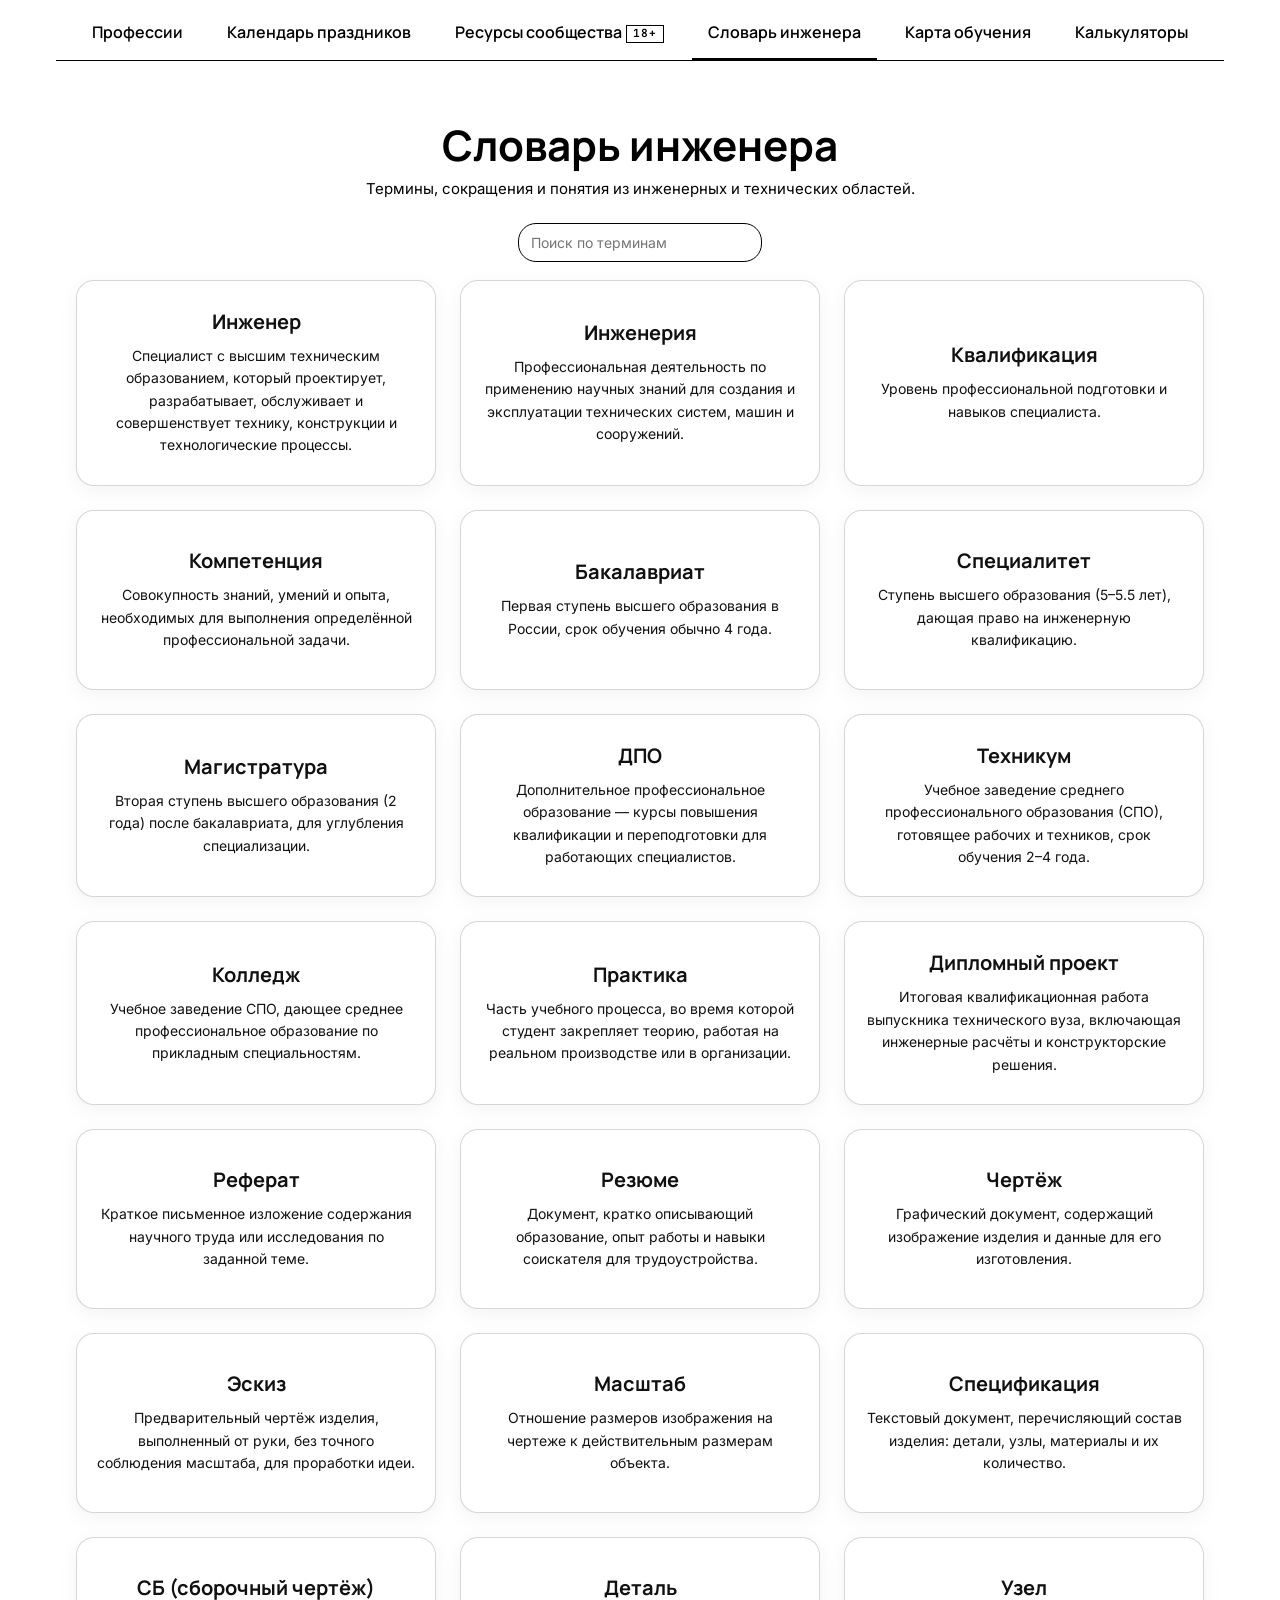
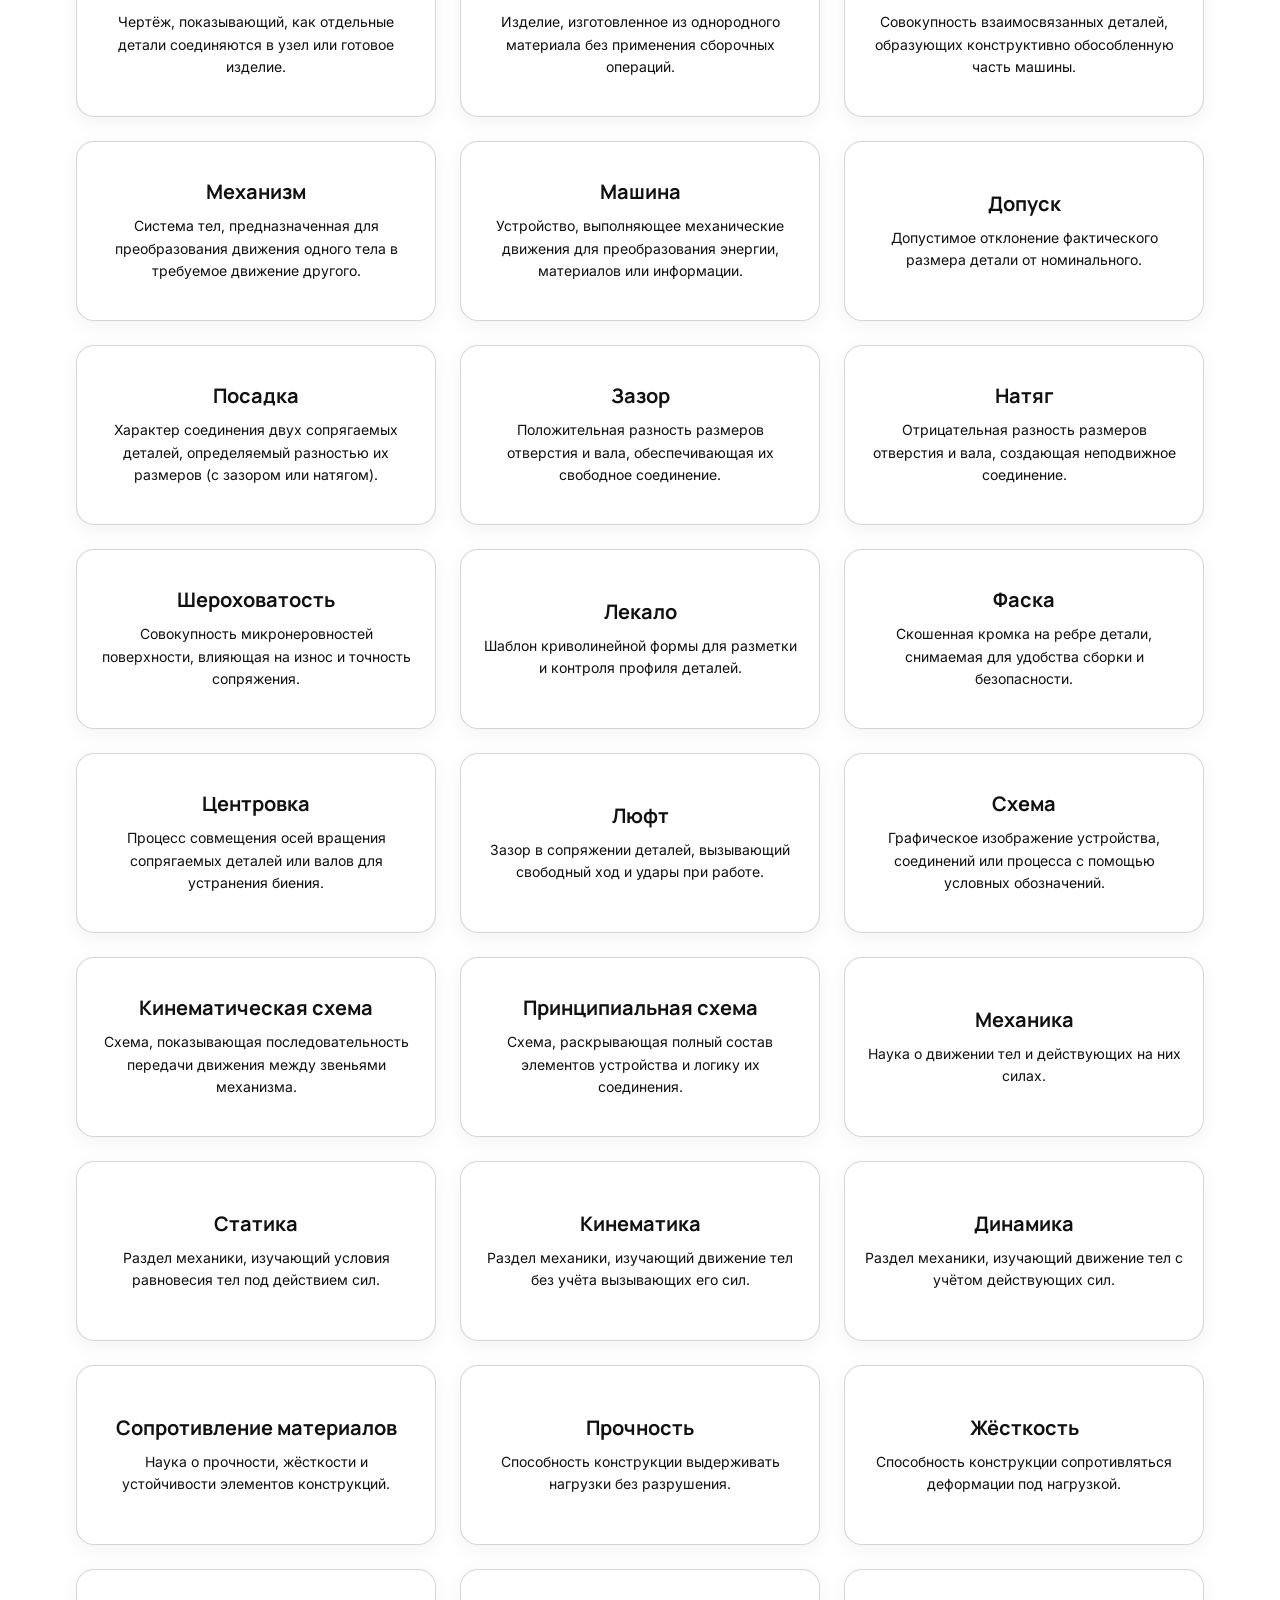
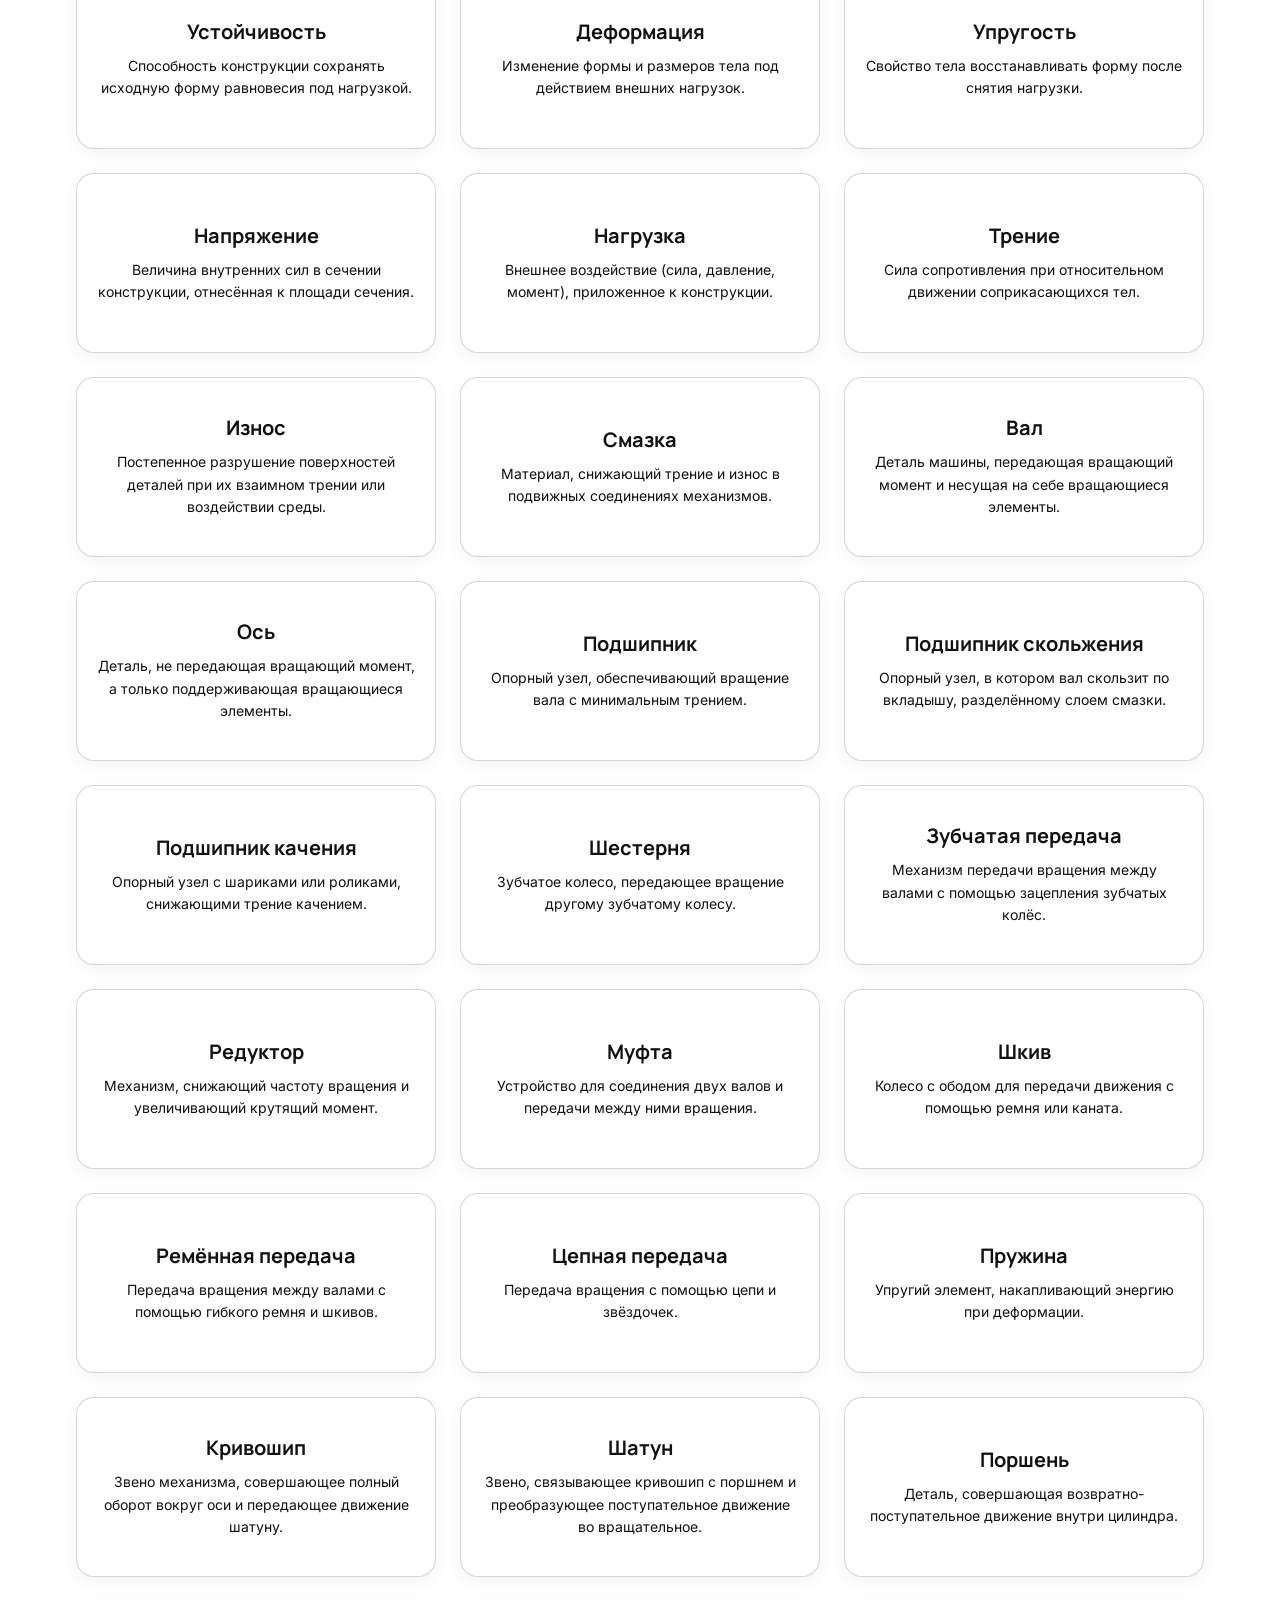
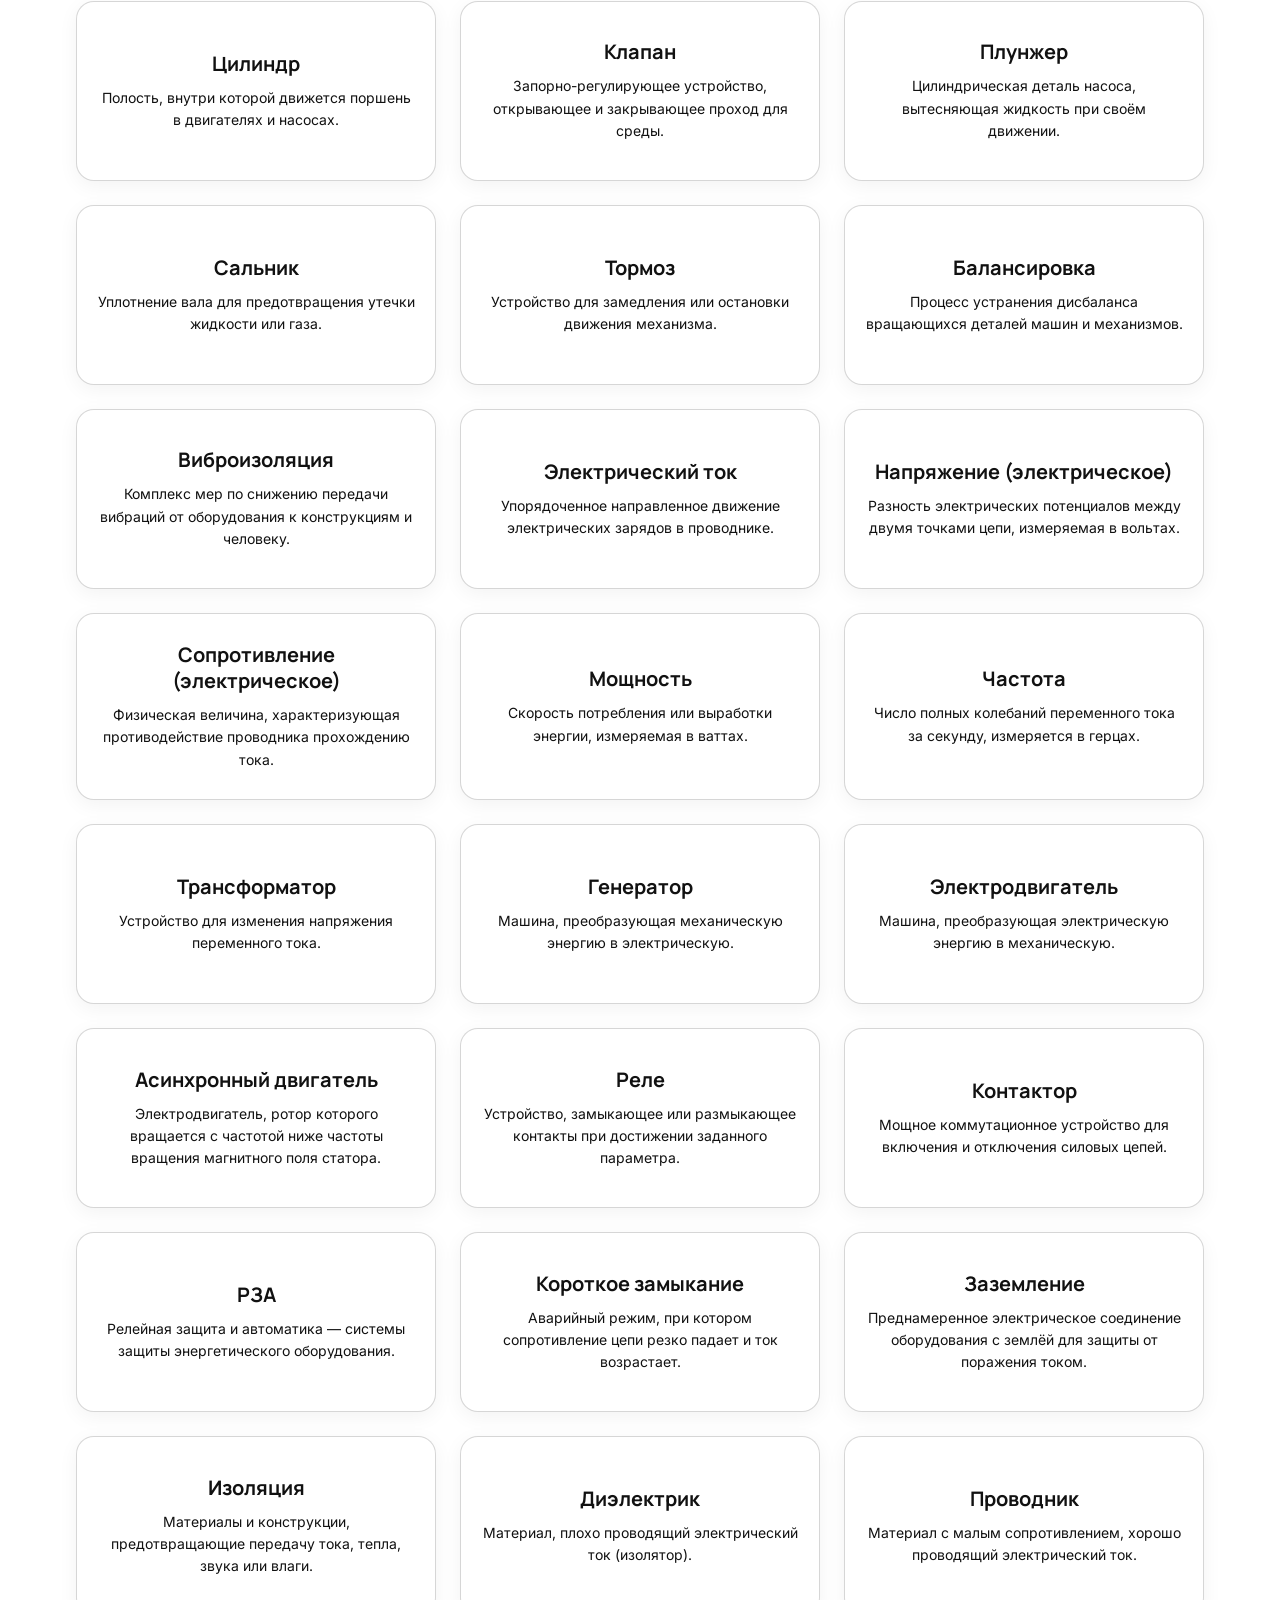
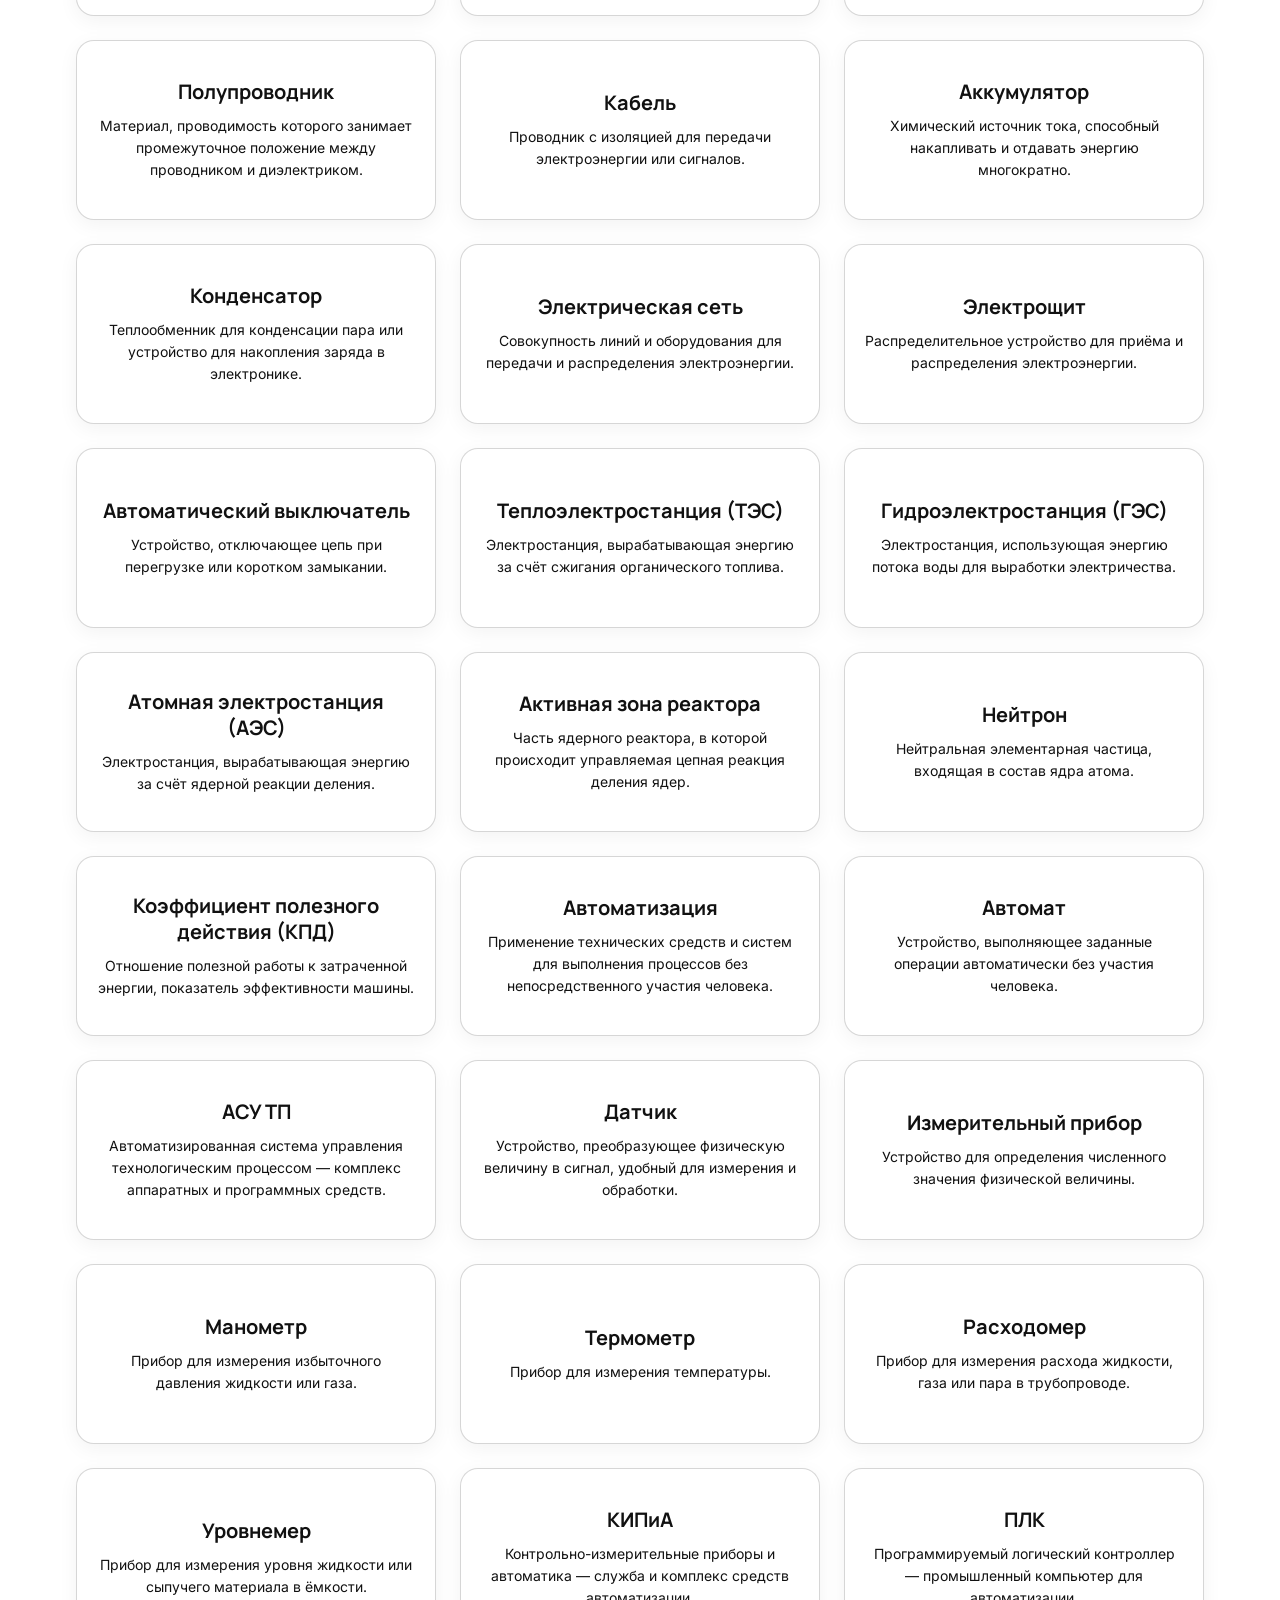
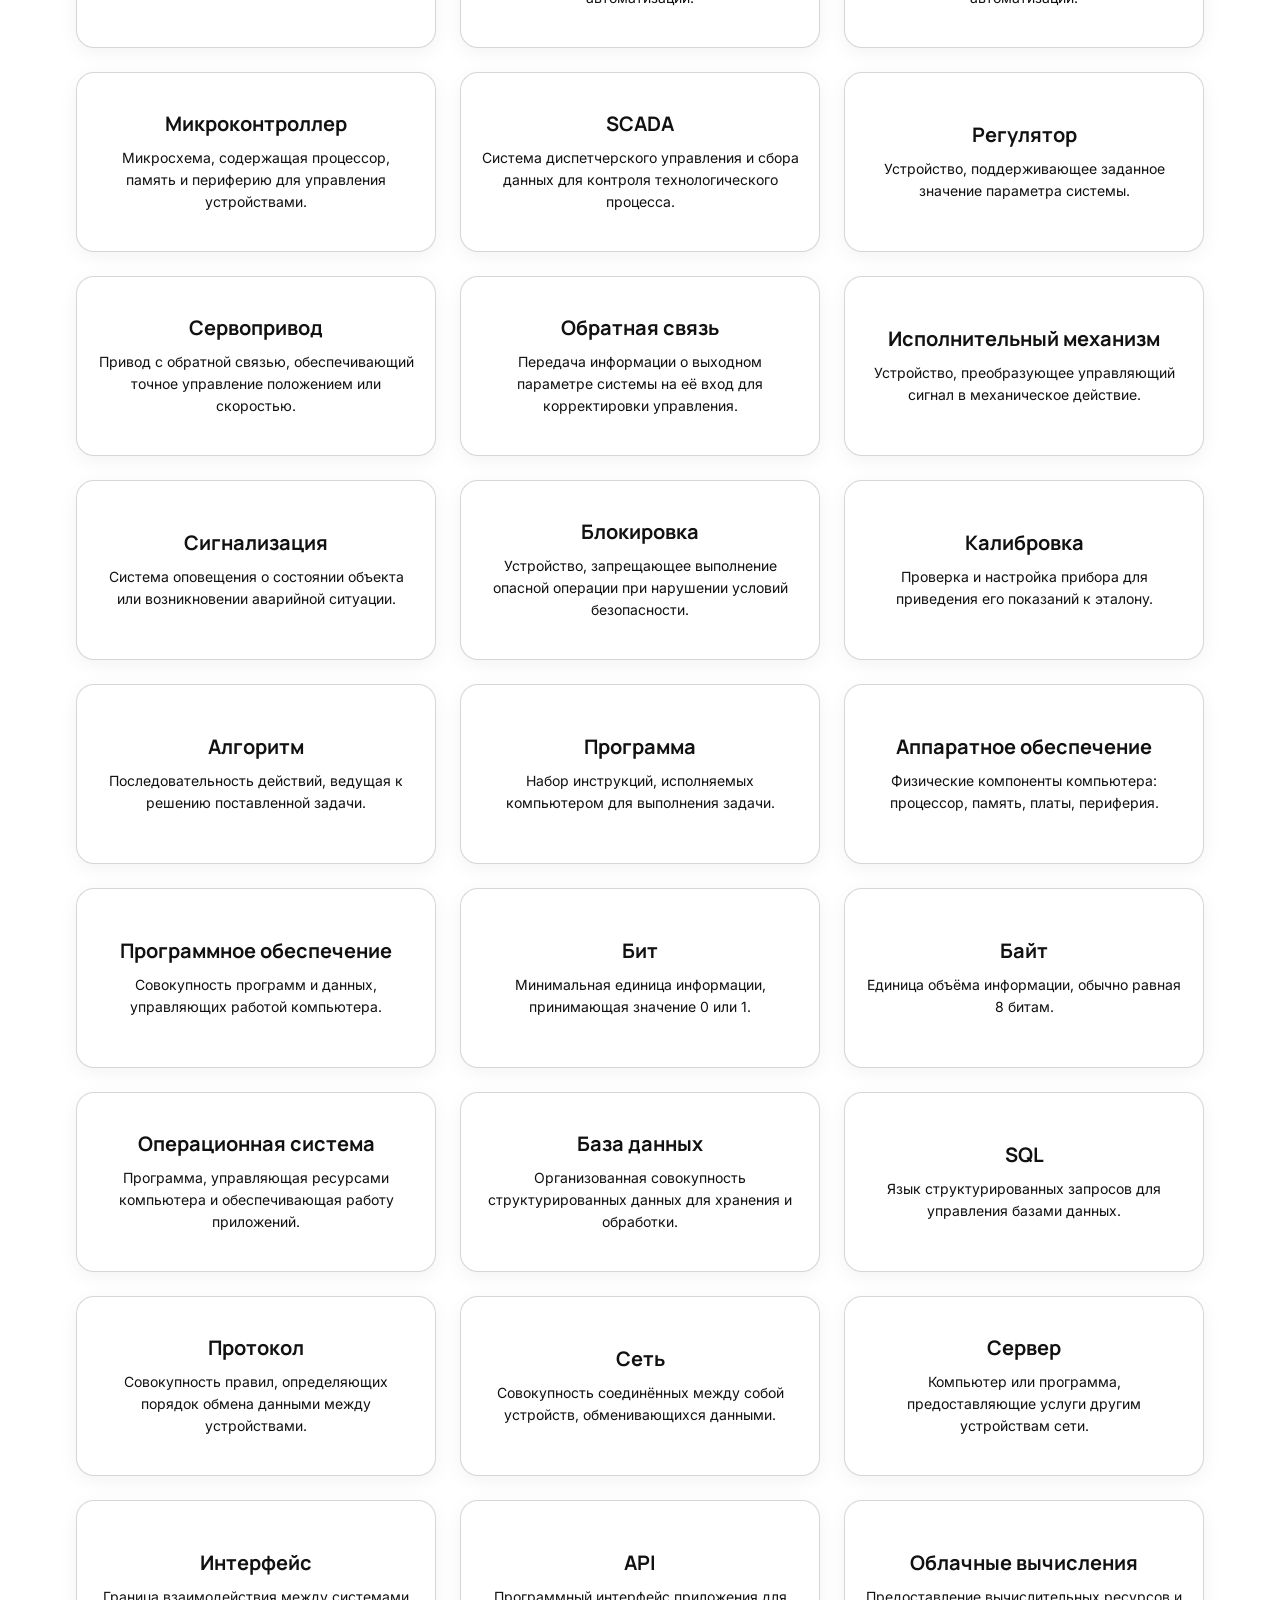
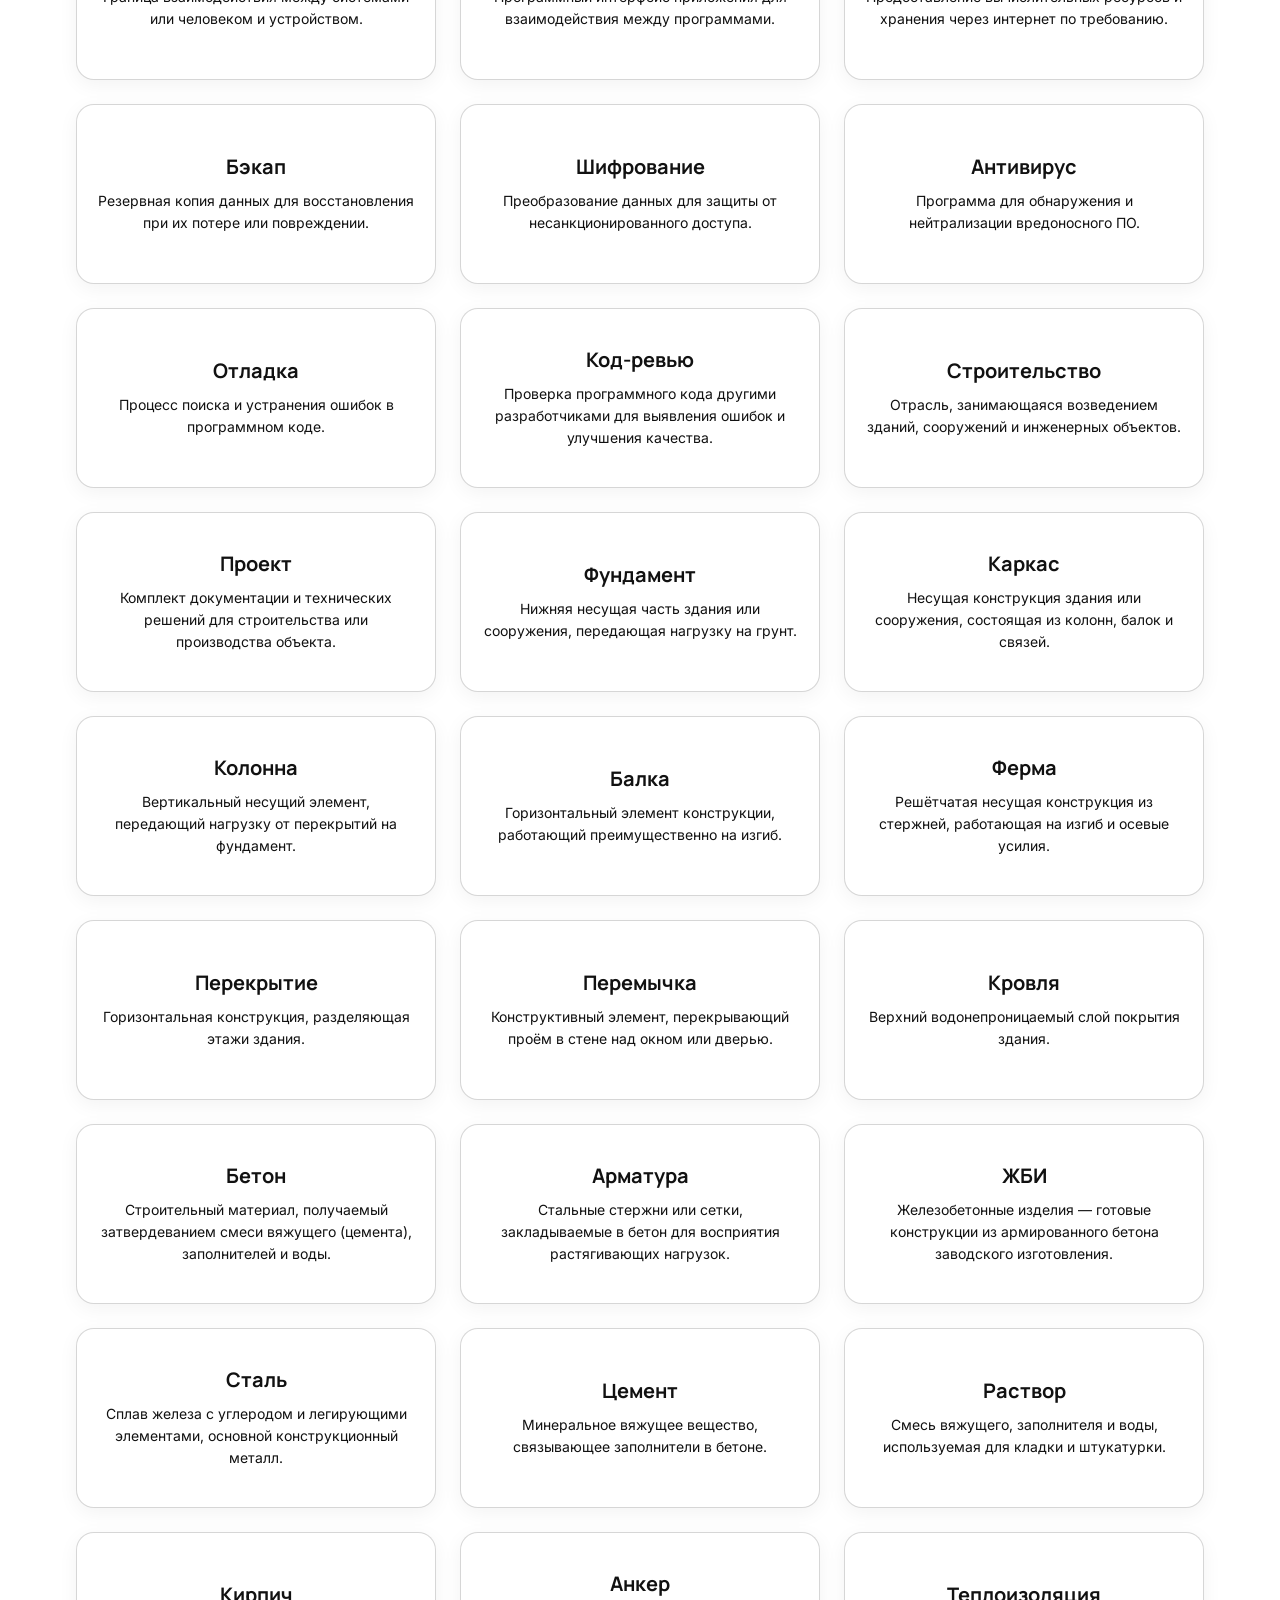
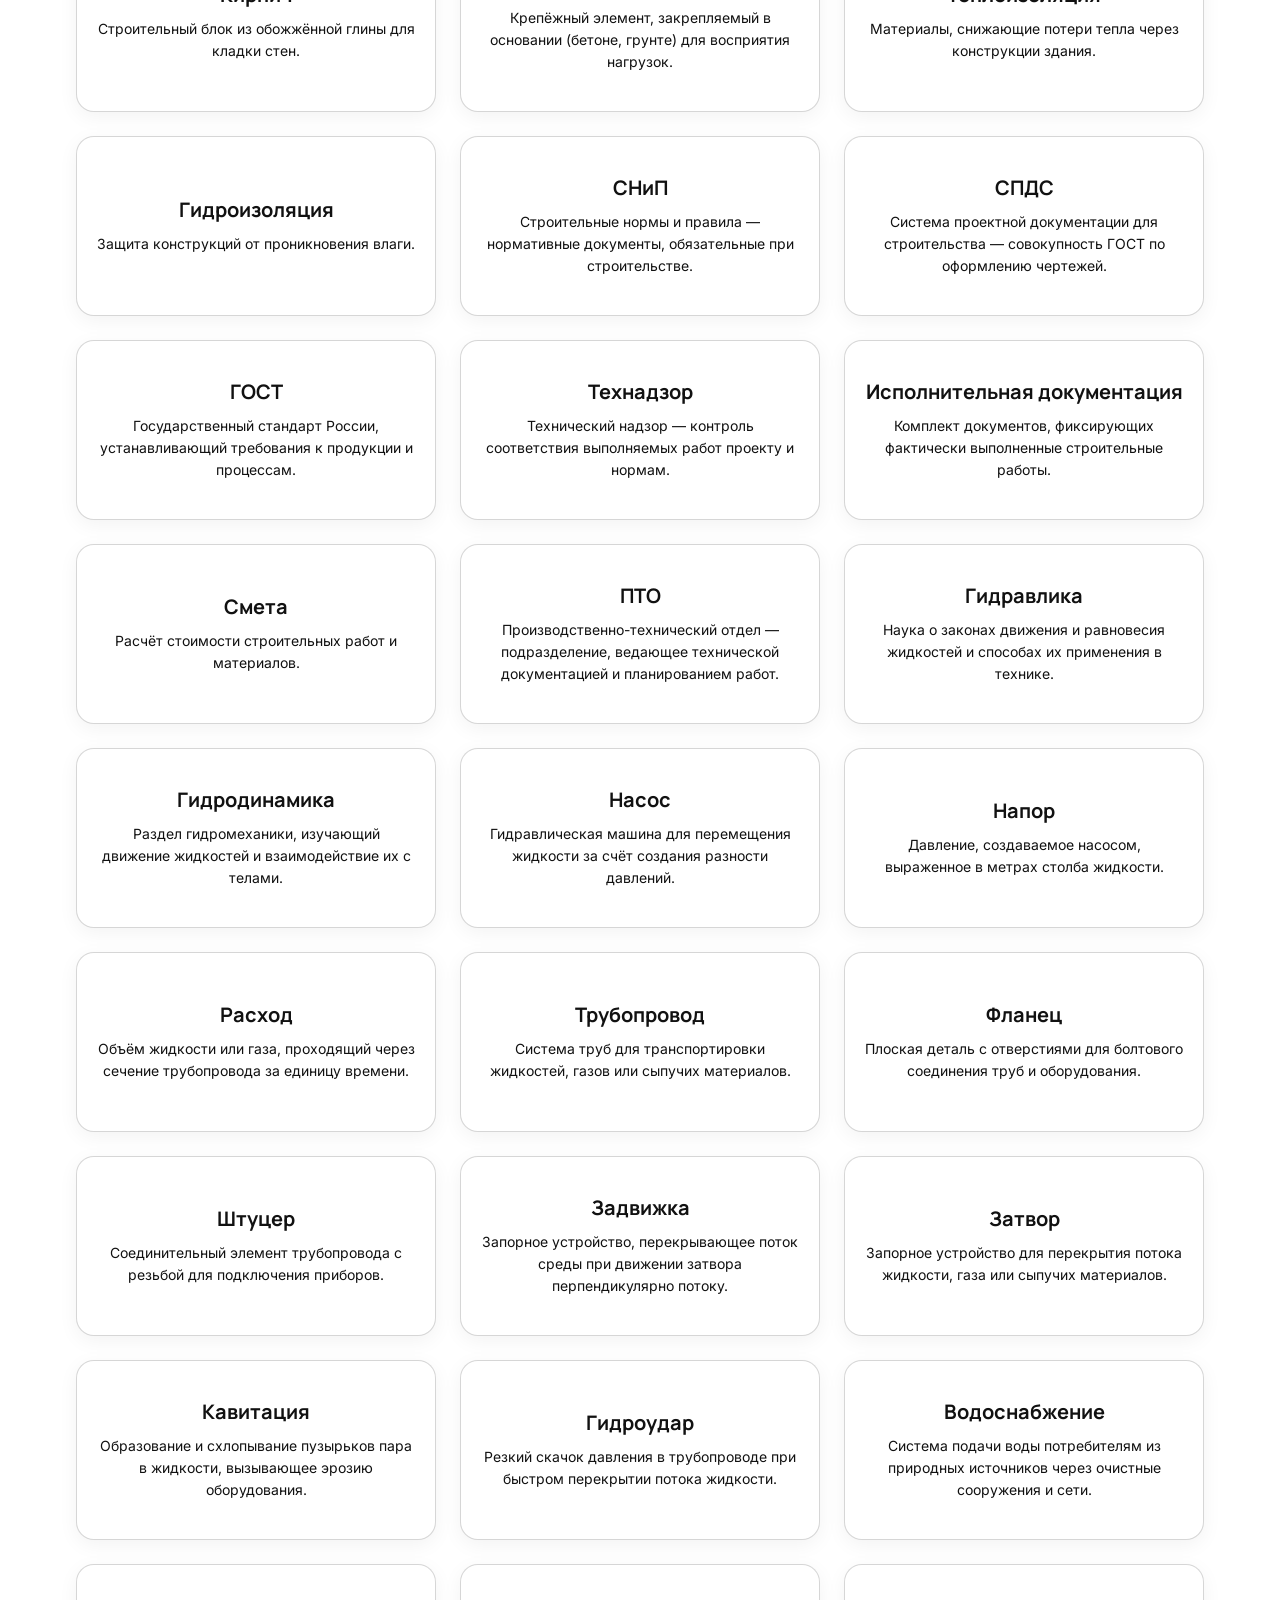
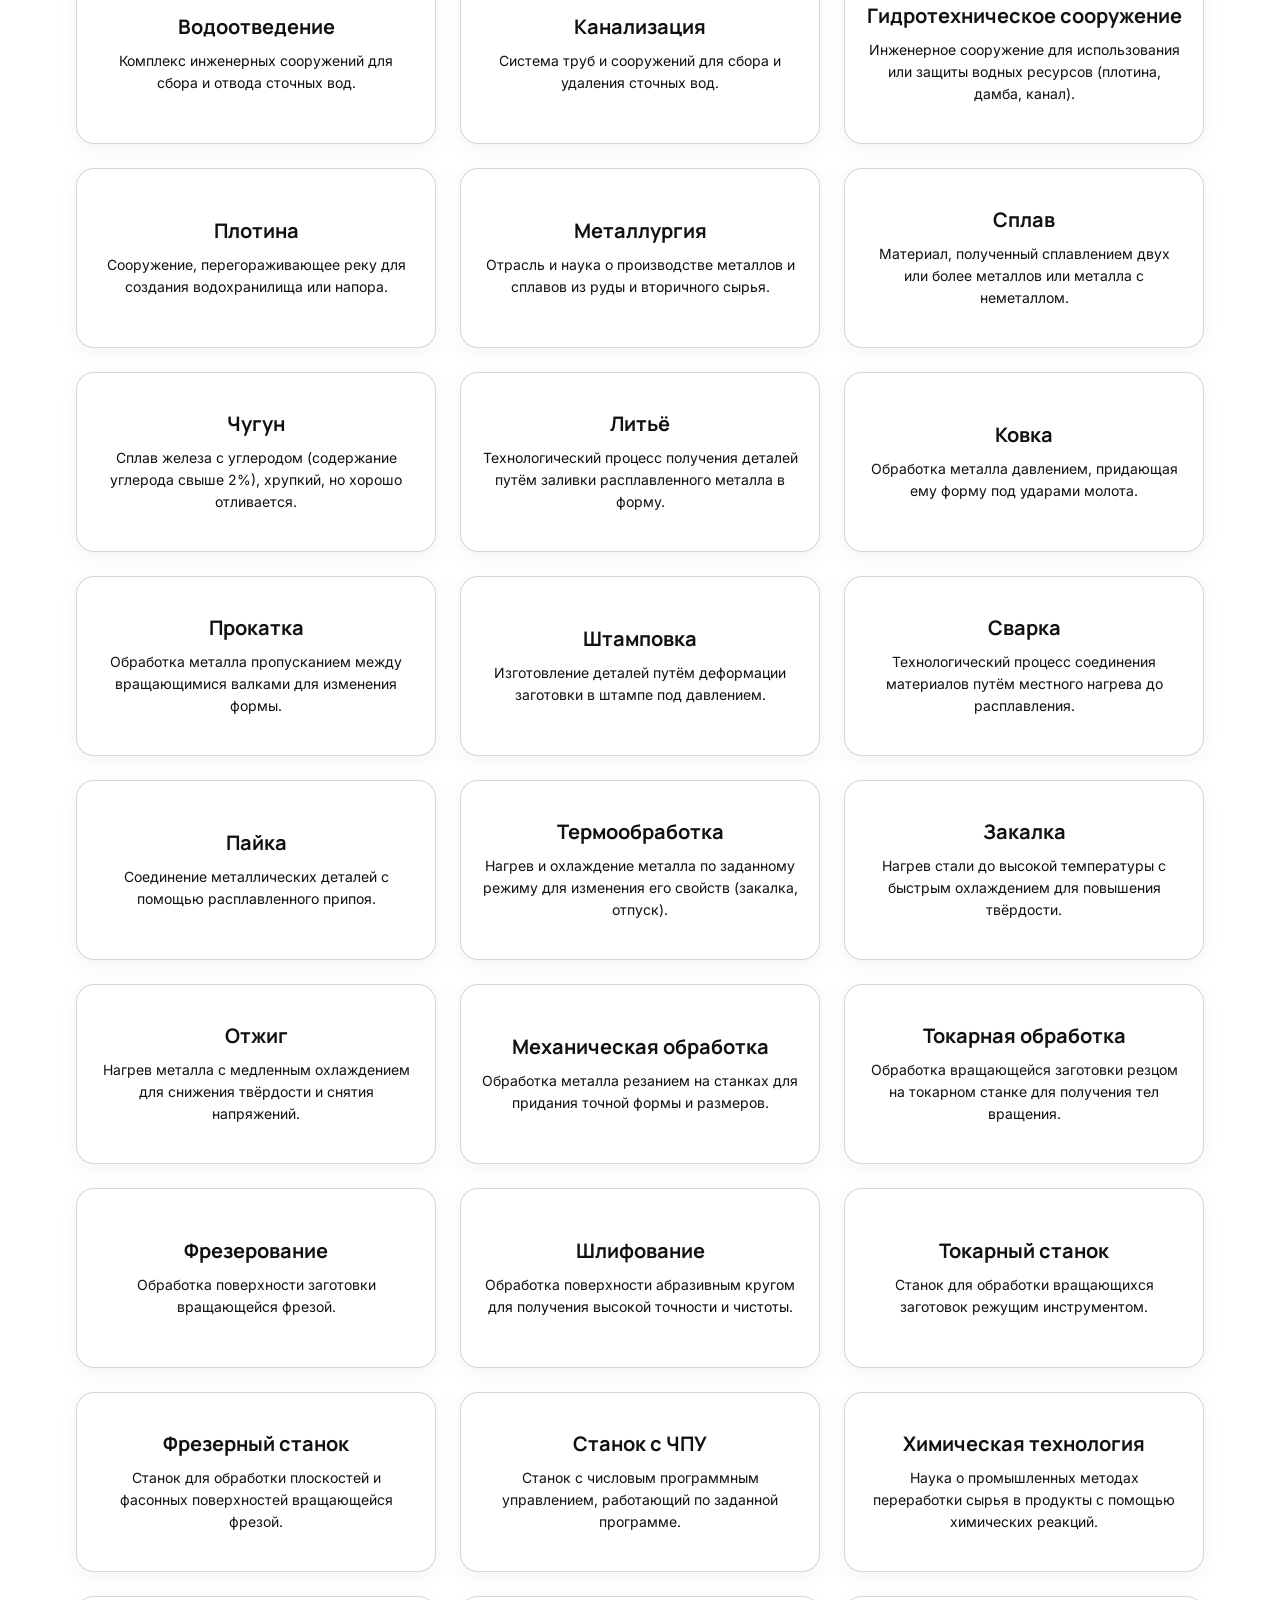
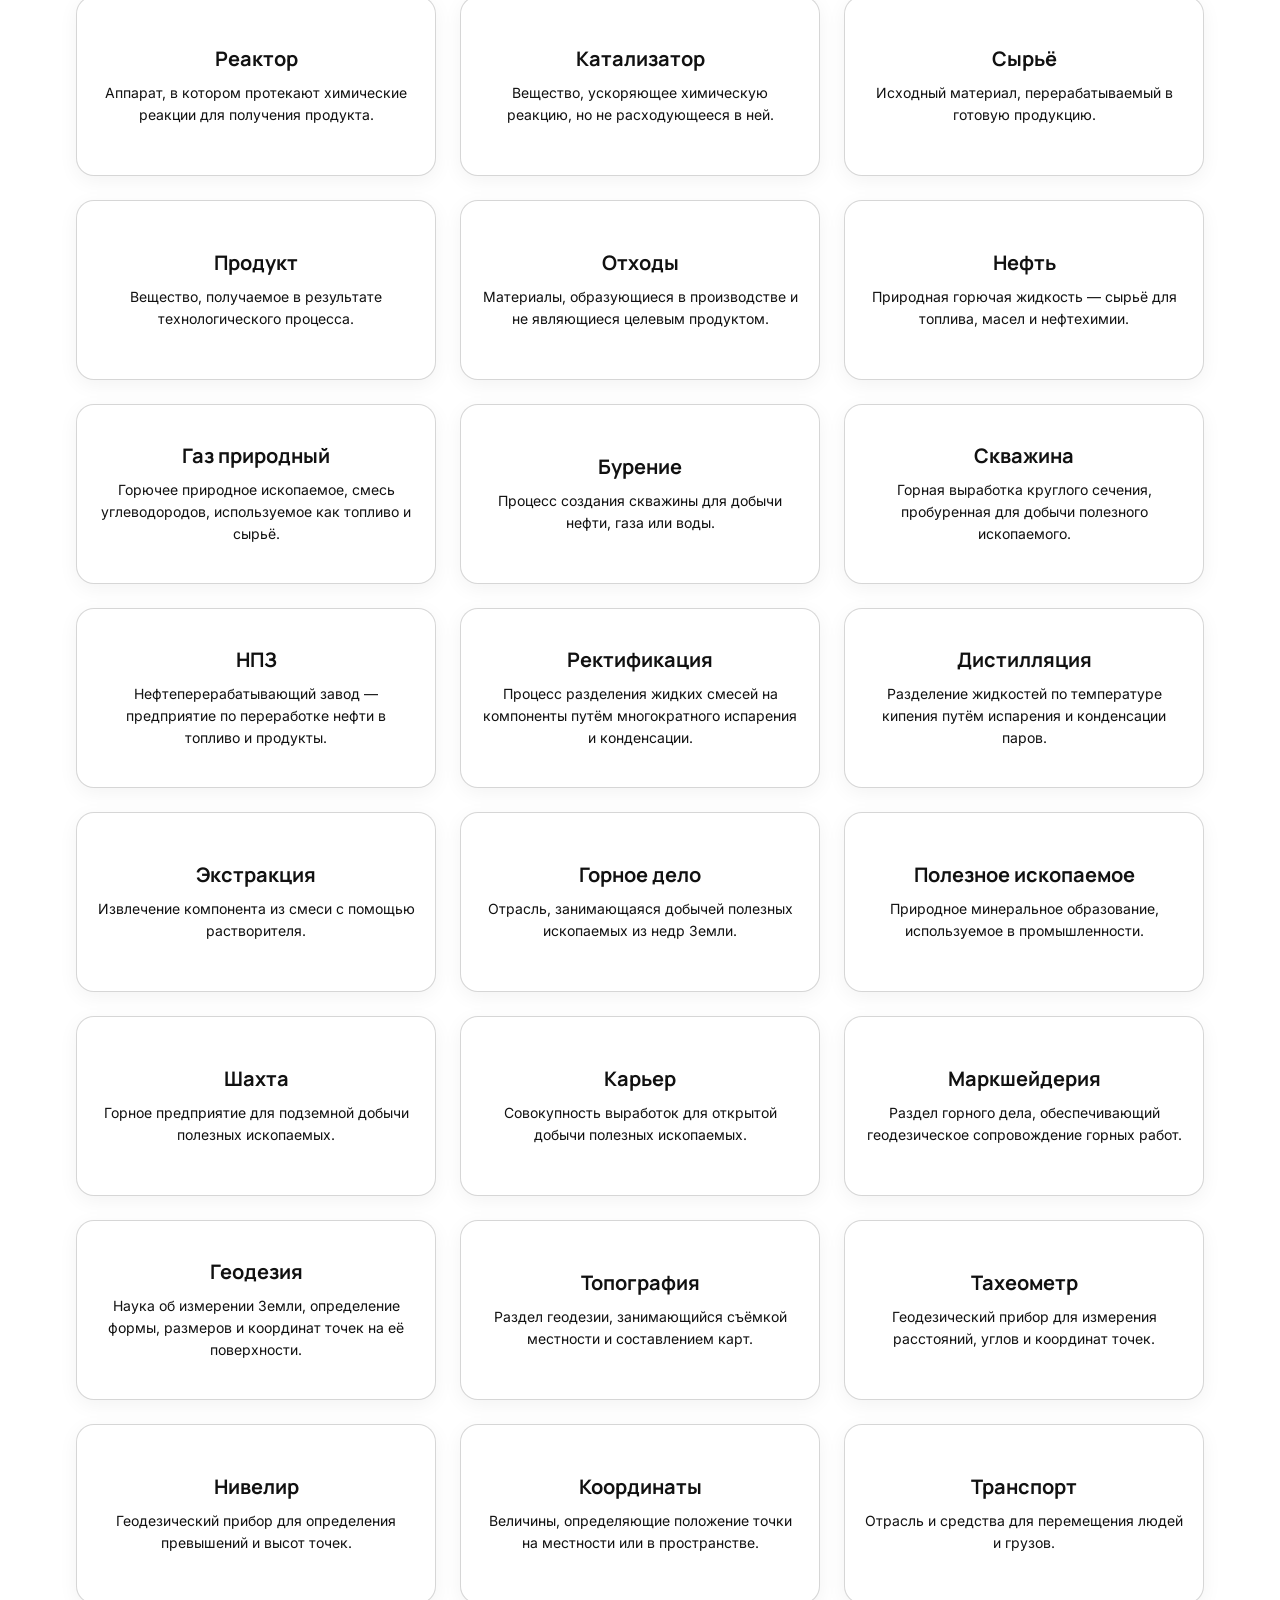
<file: dictionary.html>
<!DOCTYPE html>
<html lang="ru">
<head>
    <meta charset="UTF-8">
    <meta name="viewport" content="width=device-width, initial-scale=1.0">
    <title>Словарь инженера — База данных профессий инженеров</title>
    <link rel="stylesheet" href="style.css">
</head>
<body>
    <div class="eng-calendar-root">
        <nav class="eng-tabs">
            <a href="index.html" class="eng-tab">Профессии</a>
            <a href="calendar.html" class="eng-tab">Календарь праздников</a>
            <a href="resources.html" class="eng-tab">Ресурсы сообщества<span class="age-badge">18+</span></a>
            <a href="dictionary.html" class="eng-tab active">Словарь инженера</a>
            <a href="map.html" class="eng-tab">Карта обучения</a>
            <a href="calculator.html" class="eng-tab">Калькуляторы</a>
        </nav>

        <main class="site-page">
            <header class="page-header"><h1>Словарь инженера</h1><p>Термины, сокращения и понятия из инженерных и технических областей.</p></header>
            <div class="eng-filters">
                <input type="text" id="searchInput" placeholder="Поиск по терминам">
            </div>
            <div class="eng-grid" id="dictionaryGrid"></div>
            <p class="eng-empty" id="dictionaryEmpty" style="display:none">Ничего не найдено.</p>
        </main>
    </div>

    <footer>
        <div class="container">
            <div class="footer-mission">
                <p class="footer-mission-text">Этот проект — благотворительный. Он существует лишь благодаря упорству его создательницы.</p>
                <p class="footer-mission-contact">По всем вопросам: <a href="https://t.me/evosif" class="footer-contact-link" target="_blank" rel="noopener noreferrer">@evosif</a> · <a href="mailto:eva.tselikina@ya.ru" class="footer-contact-link">eva.tselikina@ya.ru</a></p>
            </div>
            <div class="footer-links">
                <a href="https://vk.ru/engigirling" class="footer-btn" target="_blank" rel="noopener noreferrer">ВКонтакте</a>
                <a href="https://t.me/enjigirling" class="footer-btn" target="_blank" rel="noopener noreferrer">Telegram-канал</a>
            </div>
            <div class="footer-donations">
                <a href="https://web.tribute.tg/d/Mue" class="footer-btn footer-btn--donate" target="_blank" rel="noopener noreferrer">Поддержать (Tribute)</a>
                <a href="https://pay.cloudtips.ru/p/72472d16" class="footer-btn footer-btn--donate" target="_blank" rel="noopener noreferrer">Поддержать (CloudTips)</a>
            </div>
            <div class="footer-theme">
                <button class="theme-toggle" id="themeToggle" aria-label="Переключить тему">🌙</button>
            </div>
            <p class="footer-copy">© 2026 — База данных профессий инженеров</p>
        </div>
    </footer>

    <script src="dictionary-data.js"></script>
    <script src="dictionary.js"></script>
    <script src="theme.js"></script>
</body>
</html>
</file>
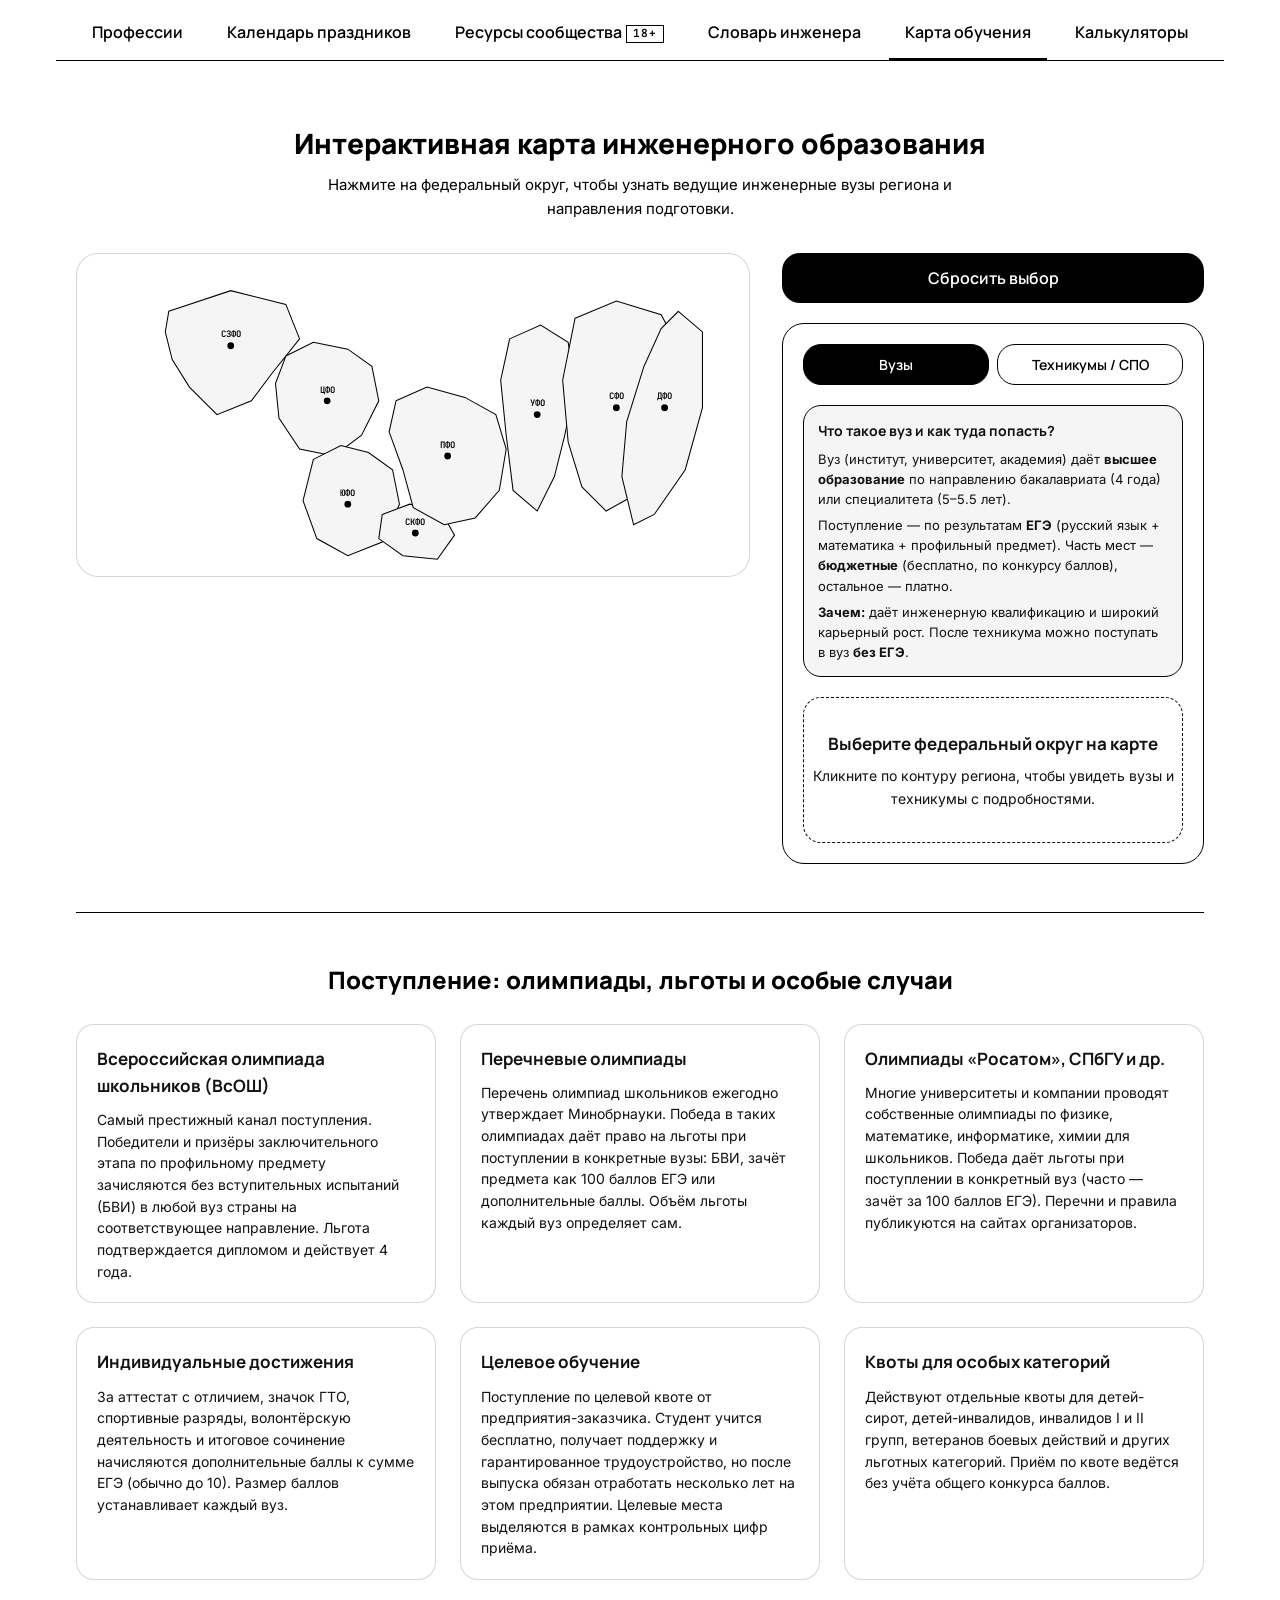
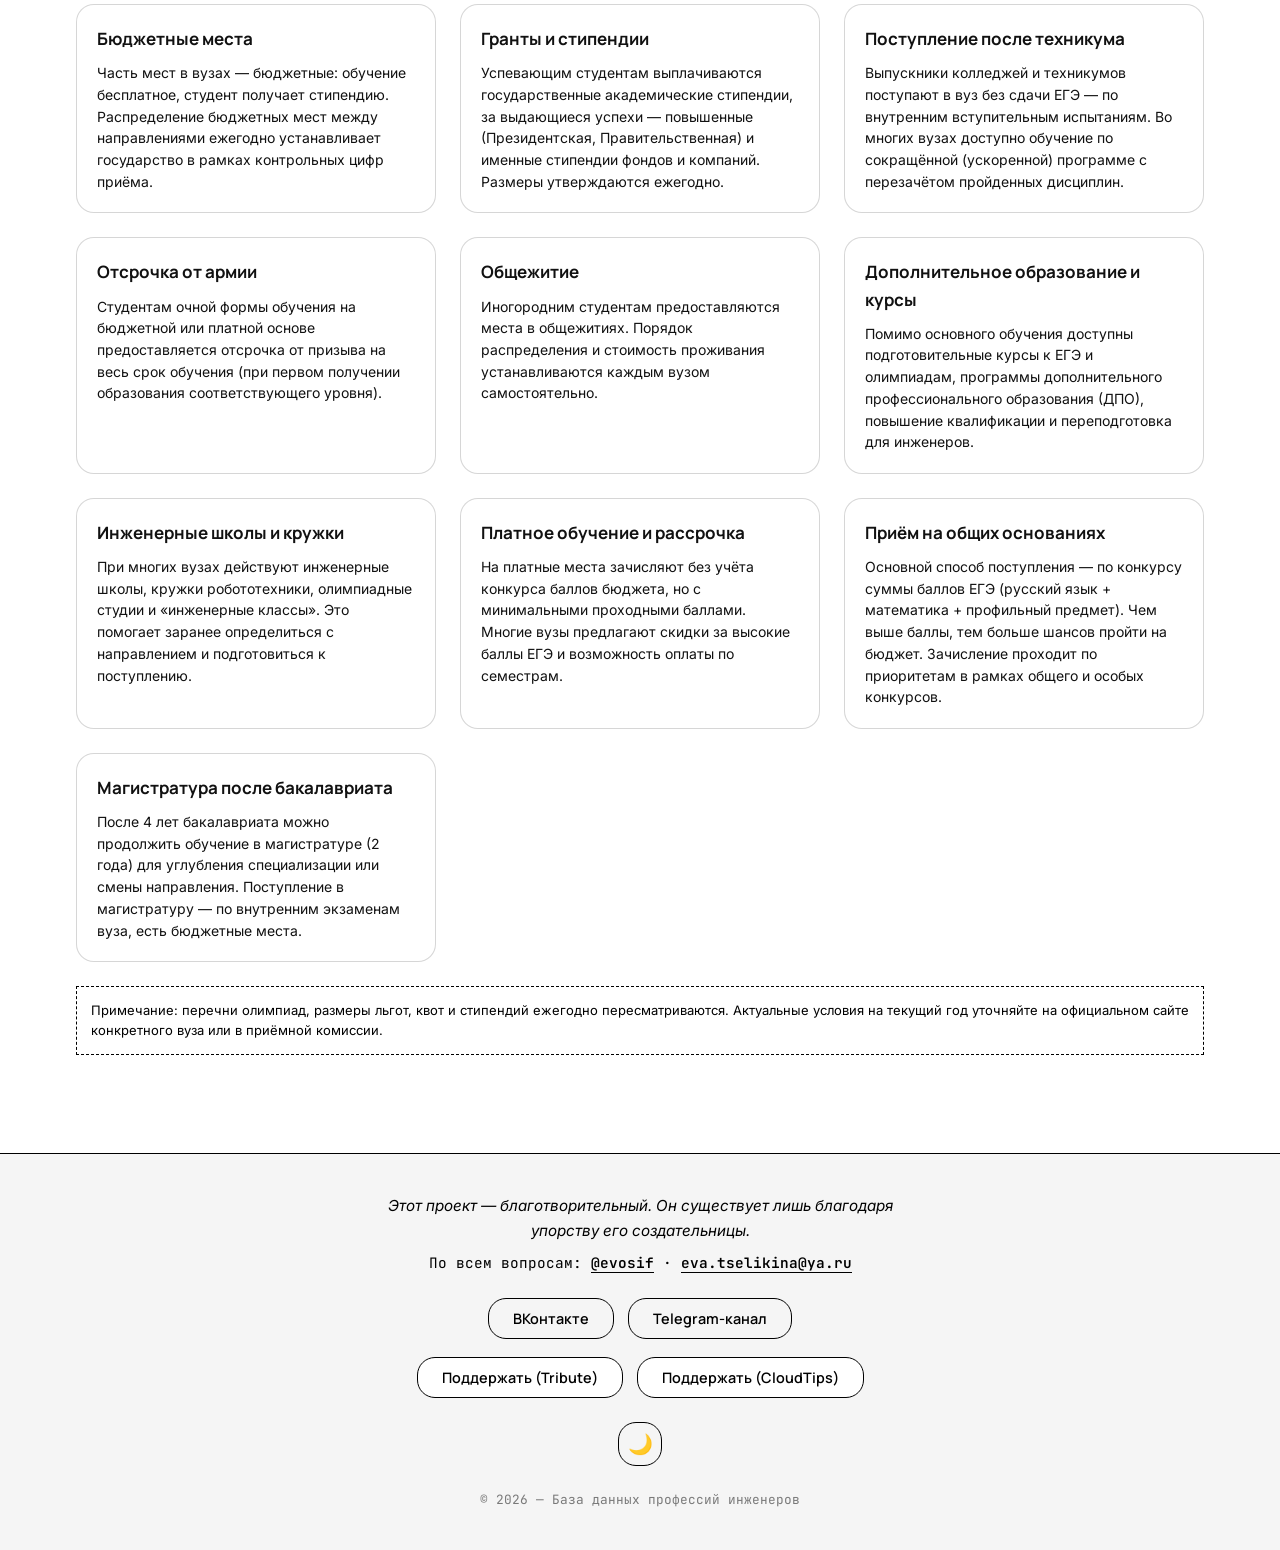
<file: map.html>
<!DOCTYPE html>
<html lang="ru">
<head>
    <meta charset="UTF-8">
    <meta name="viewport" content="width=device-width, initial-scale=1.0">
    <title>Карта обучения — База данных профессий инженеров</title>
    <link rel="stylesheet" href="style.css">
</head>
<body>
    <div class="eng-calendar-root">
        <nav class="eng-tabs">
            <a href="index.html" class="eng-tab">Профессии</a>
            <a href="calendar.html" class="eng-tab">Календарь праздников</a>
            <a href="resources.html" class="eng-tab">Ресурсы сообщества<span class="age-badge">18+</span></a>
            <a href="dictionary.html" class="eng-tab">Словарь инженера</a>
            <a href="map.html" class="eng-tab active">Карта обучения</a>
            <a href="calculator.html" class="eng-tab">Калькуляторы</a>
        </nav>

        <main class="site-page">
            <div class="map-intro">
                <h2 class="map-title">Интерактивная карта инженерного образования</h2>
                <p class="map-subtitle">Нажмите на федеральный округ, чтобы узнать ведущие инженерные вузы региона и направления подготовки.</p>
            </div>

            <div class="map-layout">
                <div class="map-canvas">
                    <svg id="russiaMap" viewBox="100 60 930 420" class="eng-map-svg" role="img" aria-label="Карта федеральных округов России">
                        <!-- Северо-Западный -->
                        <path class="eng-district" data-id="northwest" />
                        <!-- Центральный -->
                        <path class="eng-district" data-id="central" />
                        <!-- Южный -->
                        <path class="eng-district" data-id="south" />
                        <!-- Северо-Кавказский -->
                        <path class="eng-district" data-id="northcaucasus" />
                        <!-- Приволжский -->
                        <path class="eng-district" data-id="volga" />
                        <!-- Уральский -->
                        <path class="eng-district" data-id="ural" />
                        <!-- Сибирский -->
                        <path class="eng-district" data-id="siberia" />
                        <!-- Дальневосточный -->
                        <path class="eng-district" data-id="fareast" />
                    </svg>
                </div>

                <aside class="map-sidebar">
                    <button class="eng-btn map-reset" id="mapReset">Сбросить выбор</button>
                    <div class="map-panel" id="districtInfo"></div>
                </aside>
            </div>

            <!-- Льготы и олимпиады (статичная информация) -->
            <section class="benefits-section">
                <hr class="eng-divider">

                <h3 class="benefits-heading">Поступление: олимпиады, льготы и особые случаи</h3>
                <div class="benefits-grid">

                    <article class="benefit-card">
                        <h4 class="benefit-title">Всероссийская олимпиада школьников (ВсОШ)</h4>
                        <p>Самый престижный канал поступления. Победители и призёры заключительного этапа по профильному предмету зачисляются без вступительных испытаний (БВИ) в любой вуз страны на соответствующее направление. Льгота подтверждается дипломом и действует 4 года.</p>
                    </article>

                    <article class="benefit-card">
                        <h4 class="benefit-title">Перечневые олимпиады</h4>
                        <p>Перечень олимпиад школьников ежегодно утверждает Минобрнауки. Победа в таких олимпиадах даёт право на льготы при поступлении в конкретные вузы: БВИ, зачёт предмета как 100 баллов ЕГЭ или дополнительные баллы. Объём льготы каждый вуз определяет сам.</p>
                    </article>

                    <article class="benefit-card">
                        <h4 class="benefit-title">Олимпиады «Росатом», СПбГУ и др.</h4>
                        <p>Многие университеты и компании проводят собственные олимпиады по физике, математике, информатике, химии для школьников. Победа даёт льготы при поступлении в конкретный вуз (часто — зачёт за 100 баллов ЕГЭ). Перечни и правила публикуются на сайтах организаторов.</p>
                    </article>

                    <article class="benefit-card">
                        <h4 class="benefit-title">Индивидуальные достижения</h4>
                        <p>За аттестат с отличием, значок ГТО, спортивные разряды, волонтёрскую деятельность и итоговое сочинение начисляются дополнительные баллы к сумме ЕГЭ (обычно до 10). Размер баллов устанавливает каждый вуз.</p>
                    </article>

                    <article class="benefit-card">
                        <h4 class="benefit-title">Целевое обучение</h4>
                        <p>Поступление по целевой квоте от предприятия-заказчика. Студент учится бесплатно, получает поддержку и гарантированное трудоустройство, но после выпуска обязан отработать несколько лет на этом предприятии. Целевые места выделяются в рамках контрольных цифр приёма.</p>
                    </article>

                    <article class="benefit-card">
                        <h4 class="benefit-title">Квоты для особых категорий</h4>
                        <p>Действуют отдельные квоты для детей-сирот, детей-инвалидов, инвалидов I и II групп, ветеранов боевых действий и других льготных категорий. Приём по квоте ведётся без учёта общего конкурса баллов.</p>
                    </article>

                    <article class="benefit-card">
                        <h4 class="benefit-title">Бюджетные места</h4>
                        <p>Часть мест в вузах — бюджетные: обучение бесплатное, студент получает стипендию. Распределение бюджетных мест между направлениями ежегодно устанавливает государство в рамках контрольных цифр приёма.</p>
                    </article>

                    <article class="benefit-card">
                        <h4 class="benefit-title">Гранты и стипендии</h4>
                        <p>Успевающим студентам выплачиваются государственные академические стипендии, за выдающиеся успехи — повышенные (Президентская, Правительственная) и именные стипендии фондов и компаний. Размеры утверждаются ежегодно.</p>
                    </article>

                    <article class="benefit-card">
                        <h4 class="benefit-title">Поступление после техникума</h4>
                        <p>Выпускники колледжей и техникумов поступают в вуз без сдачи ЕГЭ — по внутренним вступительным испытаниям. Во многих вузах доступно обучение по сокращённой (ускоренной) программе с перезачётом пройденных дисциплин.</p>
                    </article>

                    <article class="benefit-card">
                        <h4 class="benefit-title">Отсрочка от армии</h4>
                        <p>Студентам очной формы обучения на бюджетной или платной основе предоставляется отсрочка от призыва на весь срок обучения (при первом получении образования соответствующего уровня).</p>
                    </article>

                    <article class="benefit-card">
                        <h4 class="benefit-title">Общежитие</h4>
                        <p>Иногородним студентам предоставляются места в общежитиях. Порядок распределения и стоимость проживания устанавливаются каждым вузом самостоятельно.</p>
                    </article>

                    <article class="benefit-card">
                        <h4 class="benefit-title">Дополнительное образование и курсы</h4>
                        <p>Помимо основного обучения доступны подготовительные курсы к ЕГЭ и олимпиадам, программы дополнительного профессионального образования (ДПО), повышение квалификации и переподготовка для инженеров.</p>
                    </article>

                    <article class="benefit-card">
                        <h4 class="benefit-title">Инженерные школы и кружки</h4>
                        <p>При многих вузах действуют инженерные школы, кружки робототехники, олимпиадные студии и «инженерные классы». Это помогает заранее определиться с направлением и подготовиться к поступлению.</p>
                    </article>

                    <article class="benefit-card">
                        <h4 class="benefit-title">Платное обучение и рассрочка</h4>
                        <p>На платные места зачисляют без учёта конкурса баллов бюджета, но с минимальными проходными баллами. Многие вузы предлагают скидки за высокие баллы ЕГЭ и возможность оплаты по семестрам.</p>
                    </article>

                    <article class="benefit-card">
                        <h4 class="benefit-title">Приём на общих основаниях</h4>
                        <p>Основной способ поступления — по конкурсу суммы баллов ЕГЭ (русский язык + математика + профильный предмет). Чем выше баллы, тем больше шансов пройти на бюджет. Зачисление проходит по приоритетам в рамках общего и особых конкурсов.</p>
                    </article>

                    <article class="benefit-card">
                        <h4 class="benefit-title">Магистратура после бакалавриата</h4>
                        <p>После 4 лет бакалавриата можно продолжить обучение в магистратуре (2 года) для углубления специализации или смены направления. Поступление в магистратуру — по внутренним экзаменам вуза, есть бюджетные места.</p>
                    </article>

                </div>
                <p class="benefits-note">Примечание: перечни олимпиад, размеры льгот, квот и стипендий ежегодно пересматриваются. Актуальные условия на текущий год уточняйте на официальном сайте конкретного вуза или в приёмной комиссии.</p>
            </section>
        </main>
    </div>

    <footer>
        <div class="container">
            <div class="footer-mission">
                <p class="footer-mission-text">Этот проект — благотворительный. Он существует лишь благодаря упорству его создательницы.</p>
                <p class="footer-mission-contact">По всем вопросам: <a href="https://t.me/evosif" class="footer-contact-link" target="_blank" rel="noopener noreferrer">@evosif</a> · <a href="mailto:eva.tselikina@ya.ru" class="footer-contact-link">eva.tselikina@ya.ru</a></p>
            </div>
            <div class="footer-links">
                <a href="https://vk.ru/engigirling" class="footer-btn" target="_blank" rel="noopener noreferrer">ВКонтакте</a>
                <a href="https://t.me/enjigirling" class="footer-btn" target="_blank" rel="noopener noreferrer">Telegram-канал</a>
            </div>
            <div class="footer-donations">
                <a href="https://web.tribute.tg/d/Mue" class="footer-btn footer-btn--donate" target="_blank" rel="noopener noreferrer">Поддержать (Tribute)</a>
                <a href="https://pay.cloudtips.ru/p/72472d16" class="footer-btn footer-btn--donate" target="_blank" rel="noopener noreferrer">Поддержать (CloudTips)</a>
            </div>
            <div class="footer-theme">
                <button class="theme-toggle" id="themeToggle" aria-label="Переключить тему">🌙</button>
            </div>
            <p class="footer-copy">© 2026 — База данных профессий инженеров</p>
        </div>
    </footer>

    <script src="map-data.js"></script>
    <script src="map.js"></script>
    <script src="theme.js"></script>
</body>
</html>
</file>
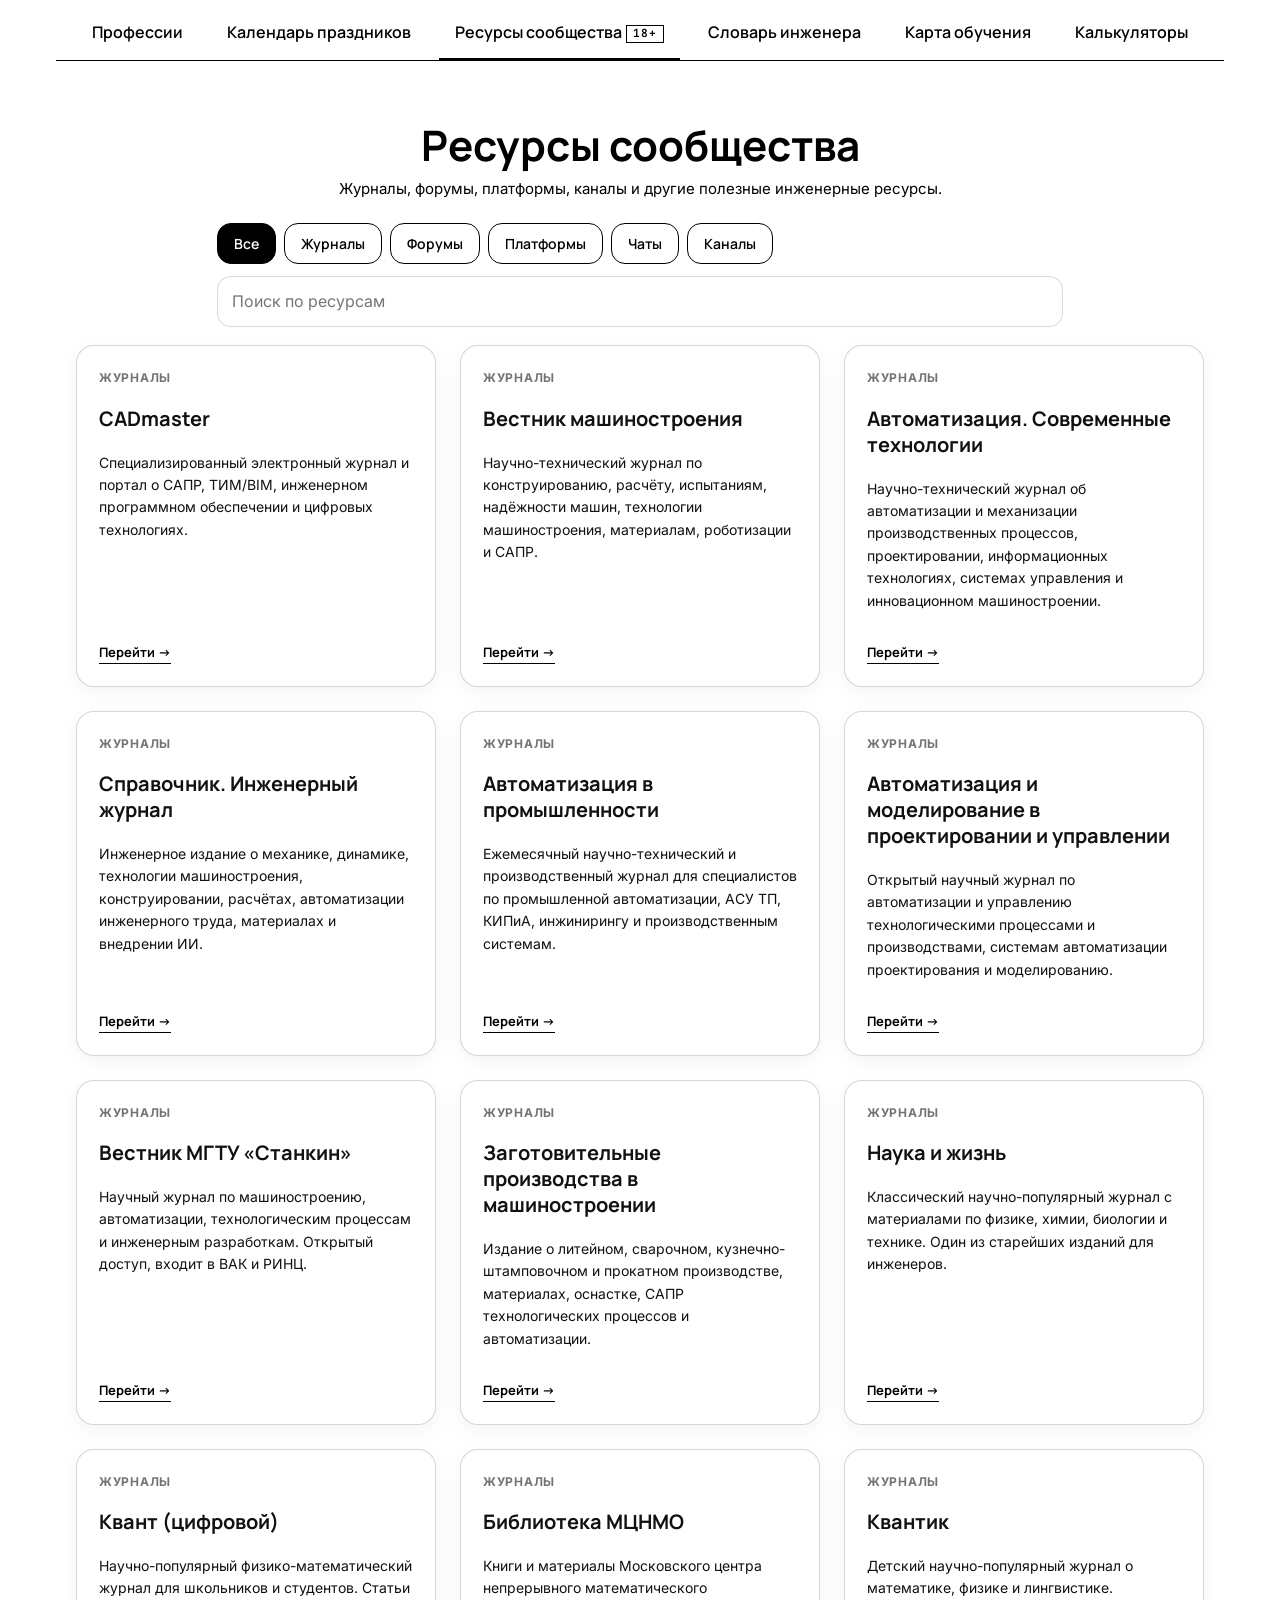
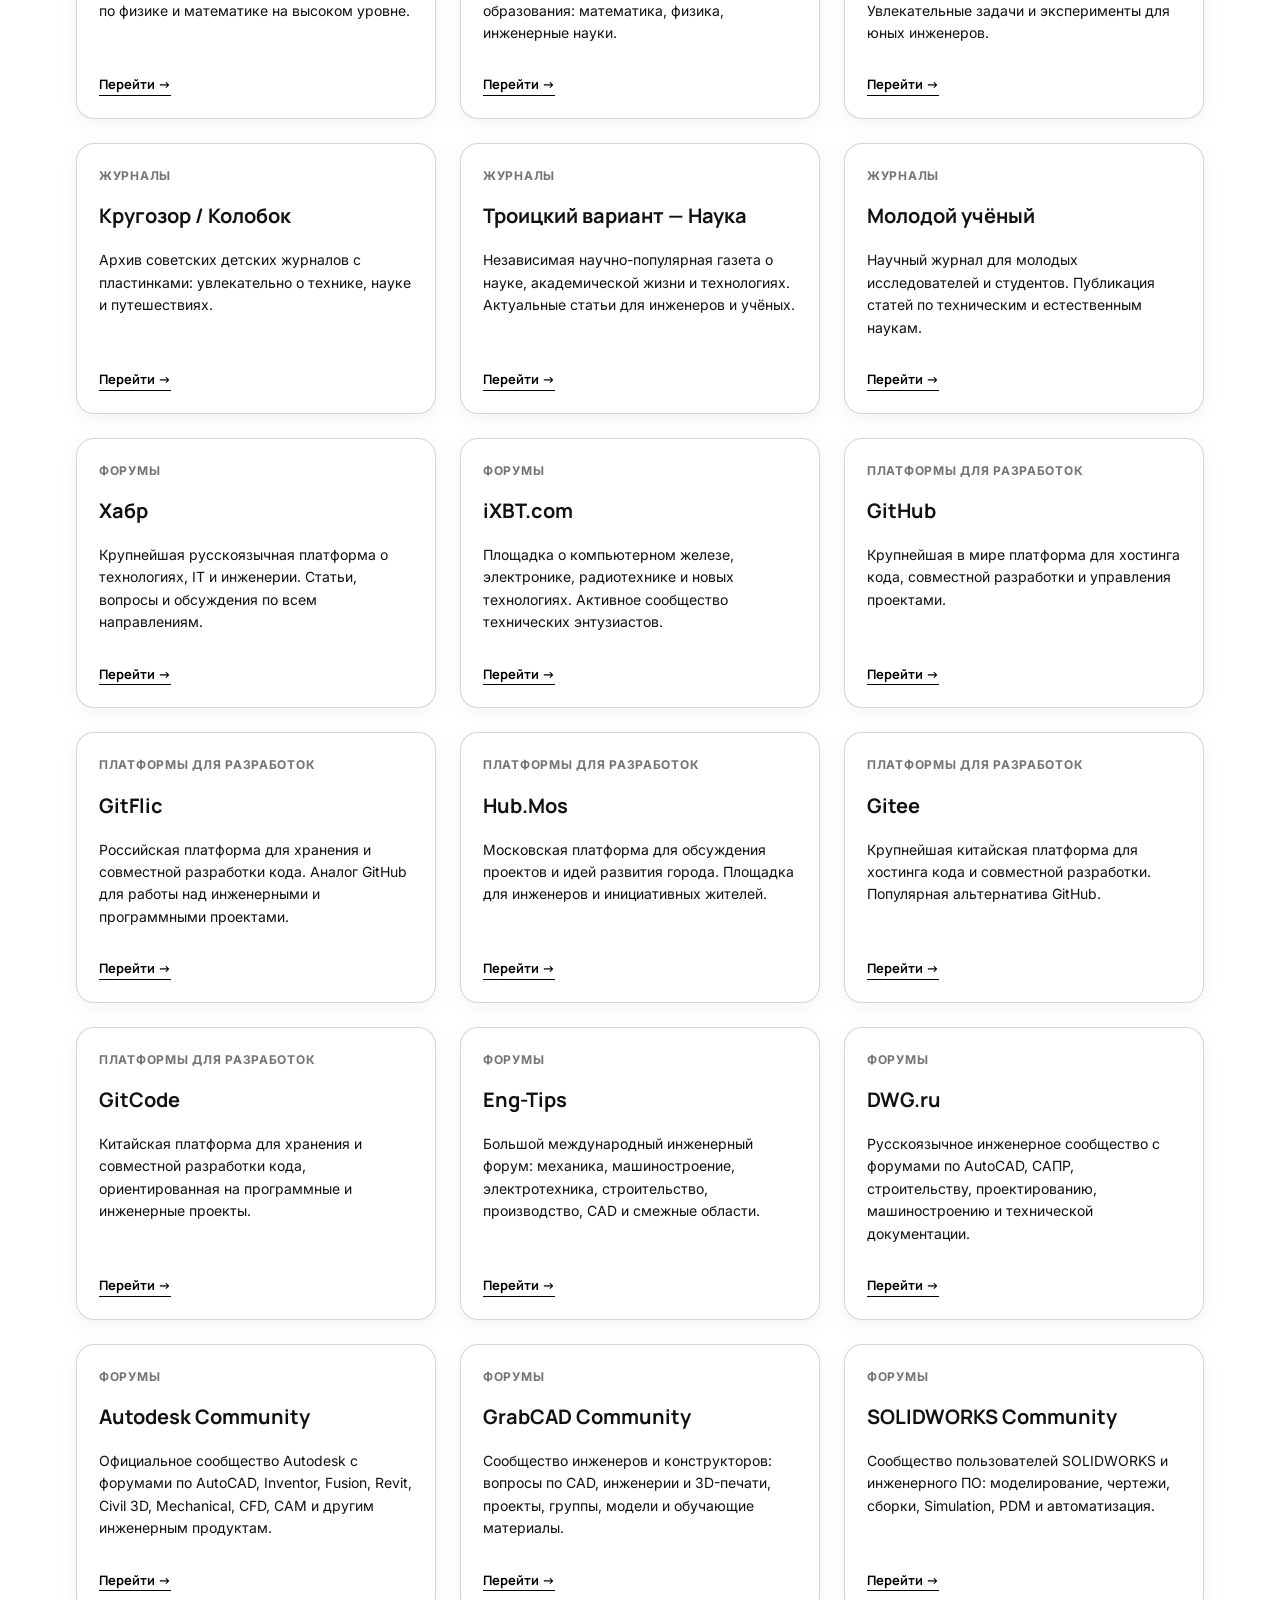
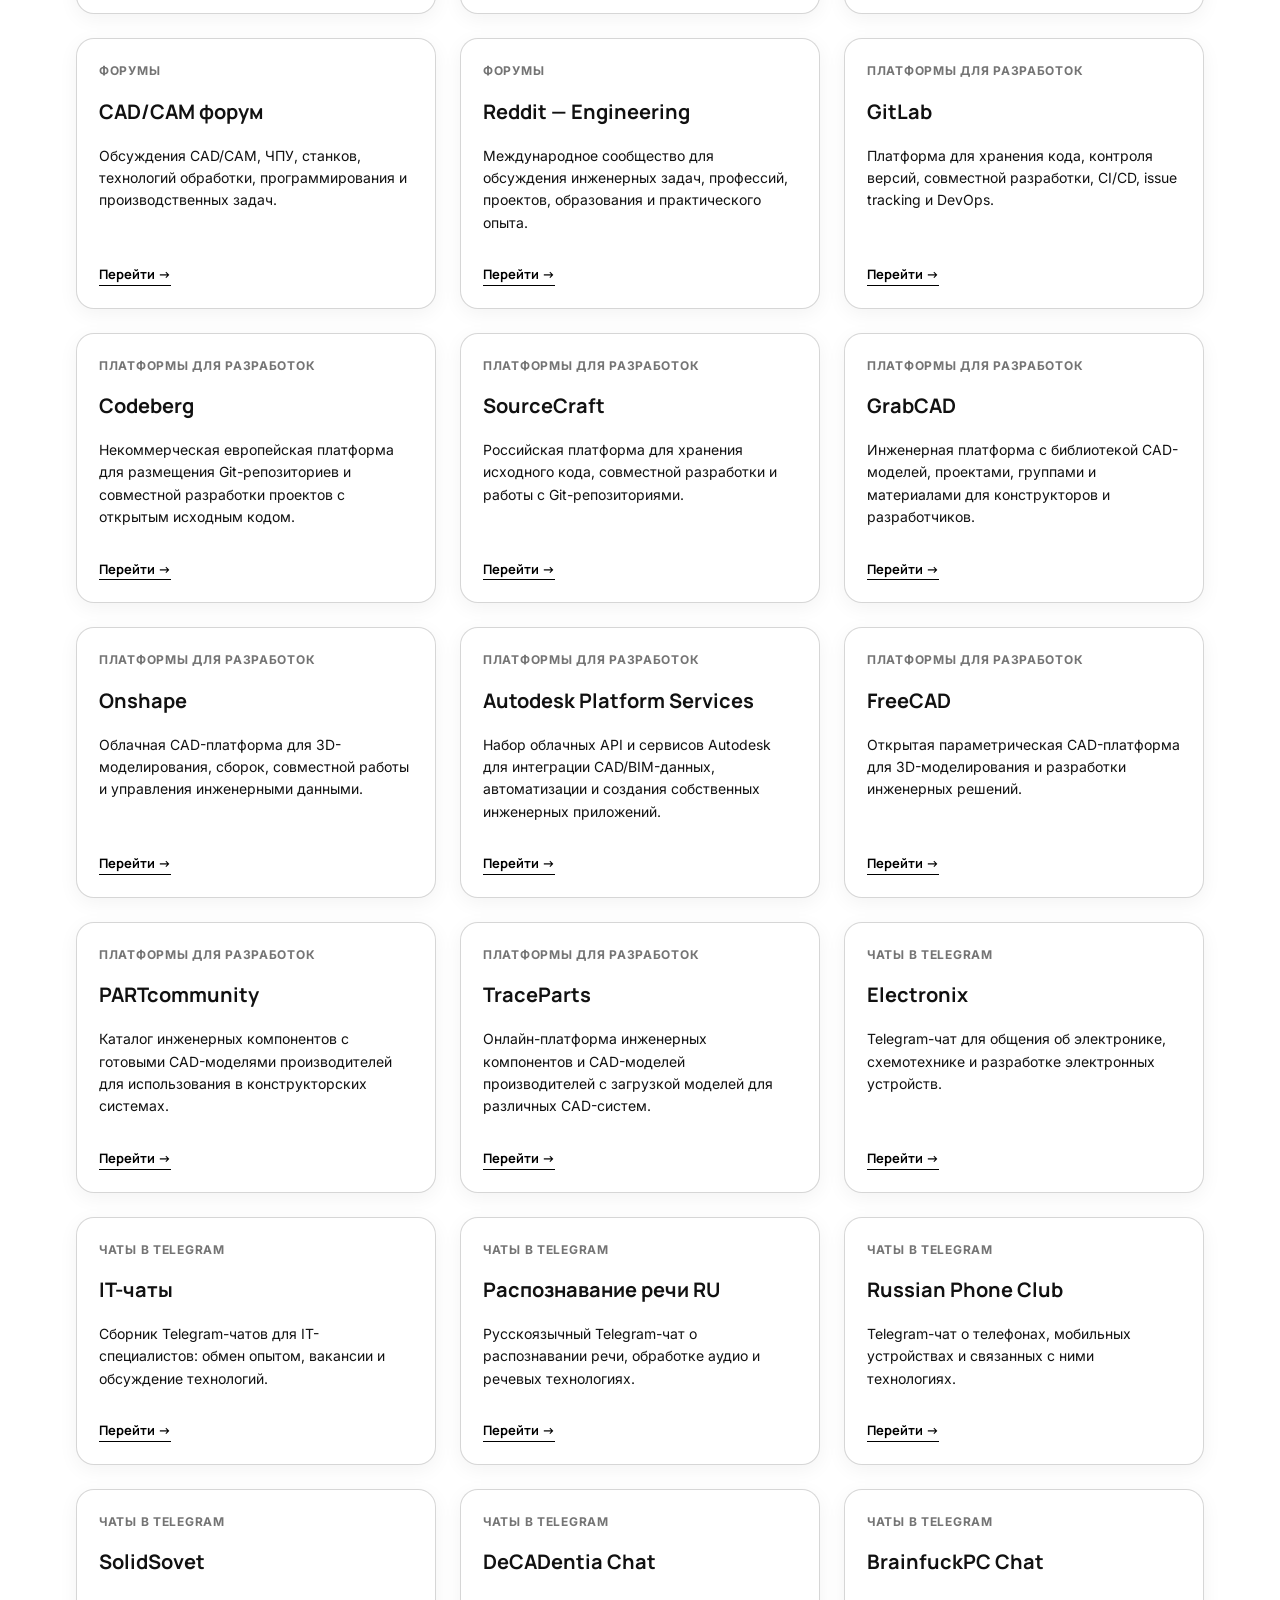
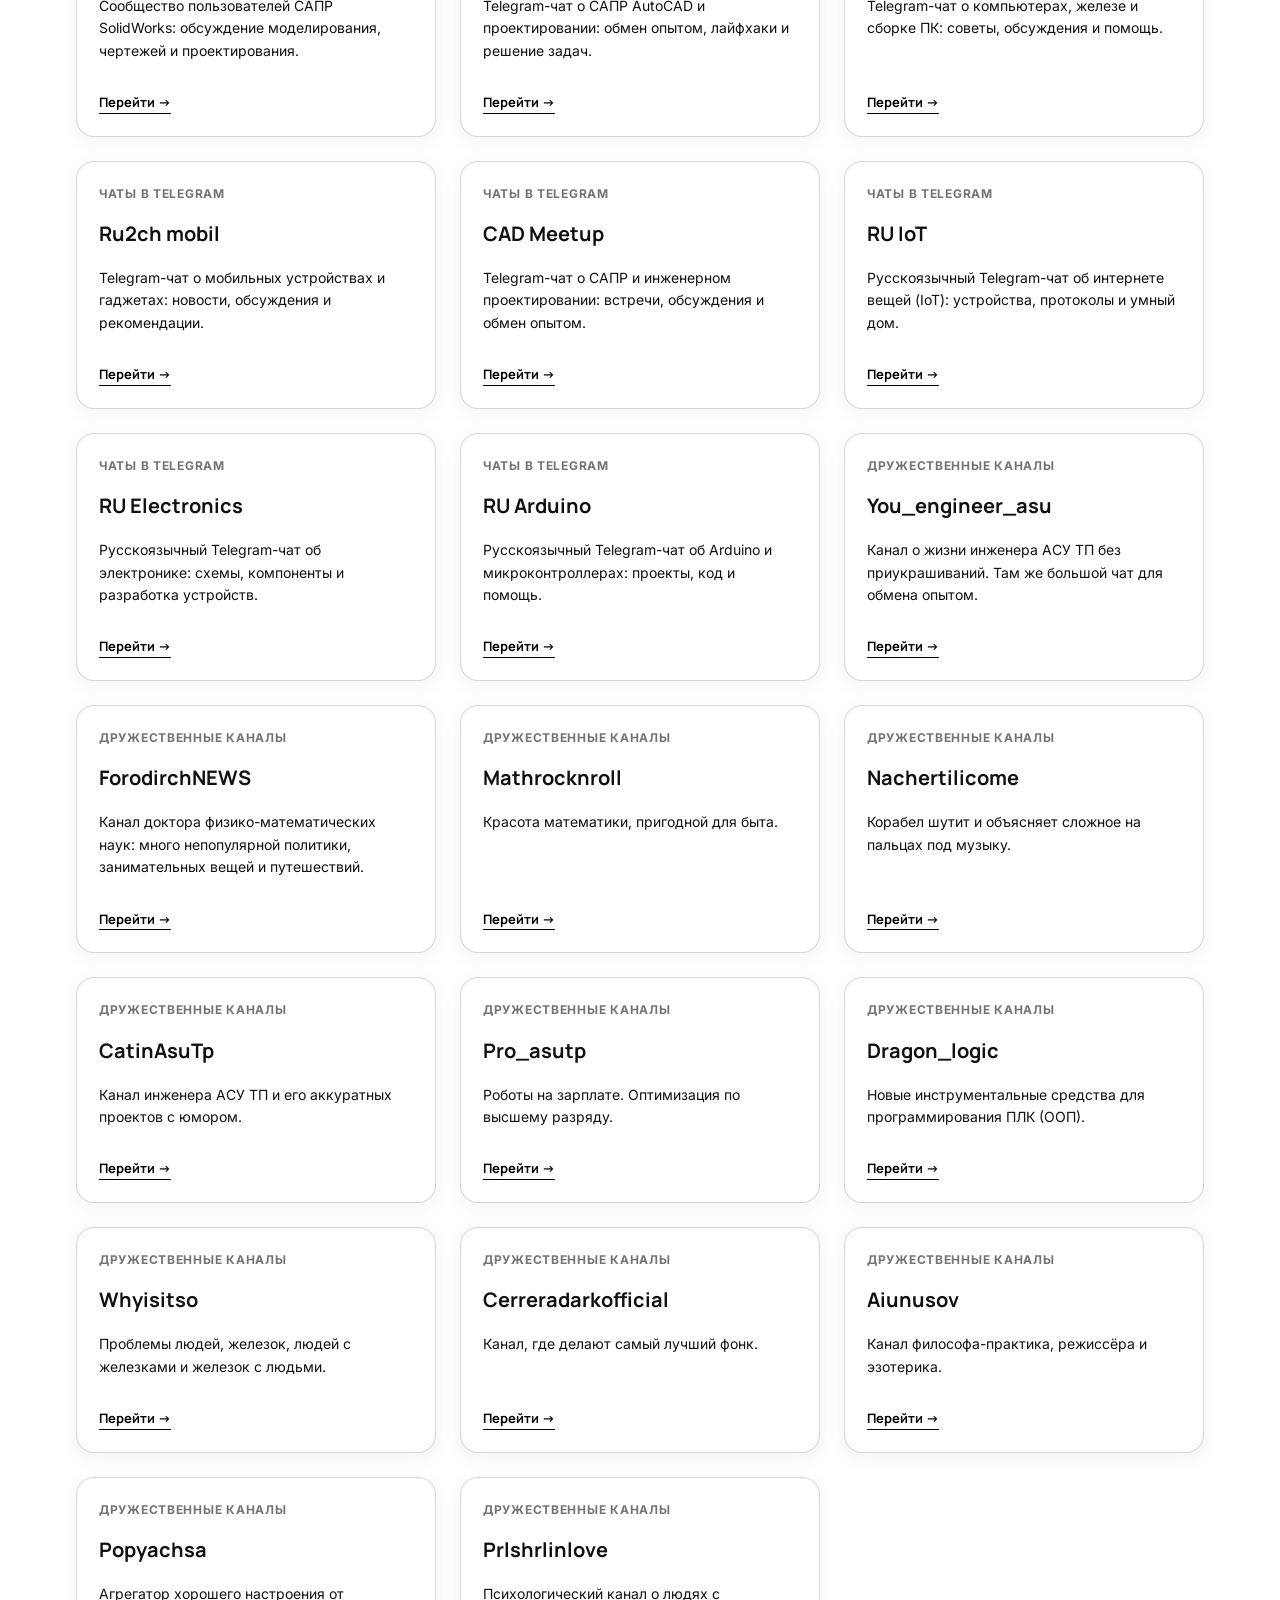
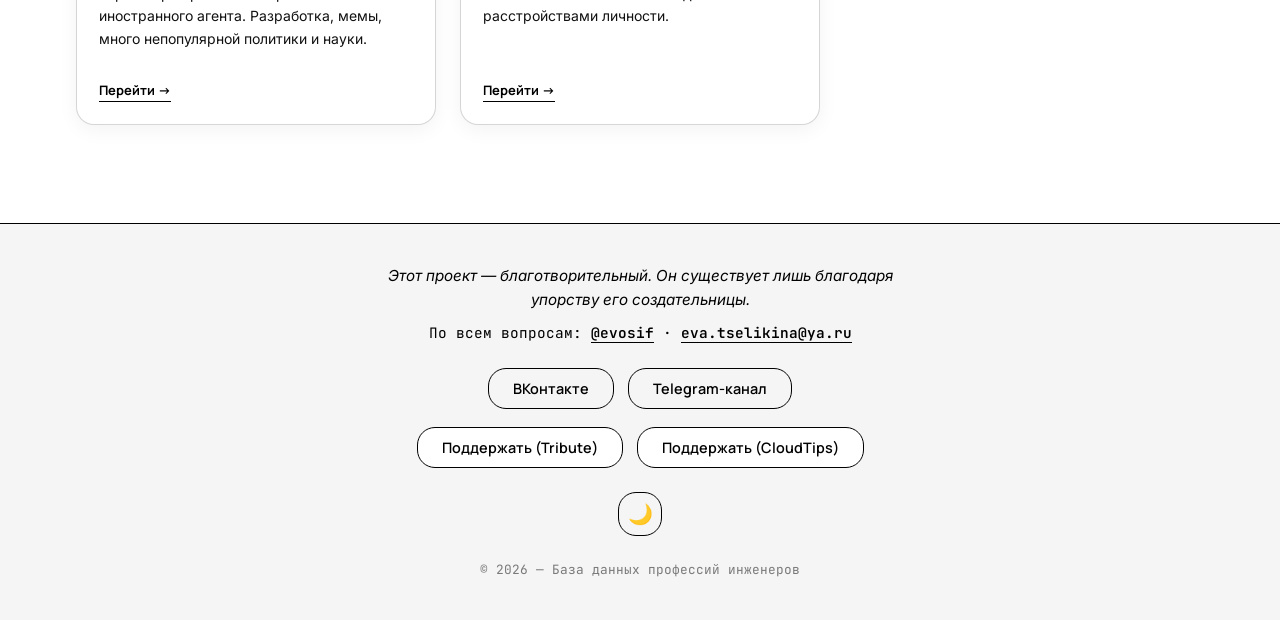
<file: resources.html>
<!DOCTYPE html>
<html lang="ru">
<head>
    <meta charset="UTF-8">
    <meta name="viewport" content="width=device-width, initial-scale=1.0">
    <title>Ресурсы сообщества — База данных профессий инженеров</title>
    <link rel="stylesheet" href="style.css">
</head>
<body>
    <div class="eng-calendar-root">
        <nav class="eng-tabs">
            <a href="index.html" class="eng-tab">Профессии</a>
            <a href="calendar.html" class="eng-tab">Календарь праздников</a>
            <a href="resources.html" class="eng-tab active">Ресурсы сообщества<span class="age-badge">18+</span></a>
            <a href="dictionary.html" class="eng-tab">Словарь инженера</a>
            <a href="map.html" class="eng-tab">Карта обучения</a>
            <a href="calculator.html" class="eng-tab">Калькуляторы</a>
        </nav>

        <main class="site-page">
            <header class="page-header"><h1>Ресурсы сообщества</h1><p>Журналы, форумы, платформы, каналы и другие полезные инженерные ресурсы.</p></header>
            <div class="eng-filters" id="resourcesFilter"></div>
            <div class="eng-grid" id="resourcesGrid"></div>
        </main>
    </div>

    <footer>
        <div class="container">
            <div class="footer-mission">
                <p class="footer-mission-text">Этот проект — благотворительный. Он существует лишь благодаря упорству его создательницы.</p>
                <p class="footer-mission-contact">По всем вопросам: <a href="https://t.me/evosif" class="footer-contact-link" target="_blank" rel="noopener noreferrer">@evosif</a> · <a href="mailto:eva.tselikina@ya.ru" class="footer-contact-link">eva.tselikina@ya.ru</a></p>
            </div>
            <div class="footer-links">
                <a href="https://vk.ru/engigirling" class="footer-btn" target="_blank" rel="noopener noreferrer">ВКонтакте</a>
                <a href="https://t.me/enjigirling" class="footer-btn" target="_blank" rel="noopener noreferrer">Telegram-канал</a>
            </div>
            <div class="footer-donations">
                <a href="https://web.tribute.tg/d/Mue" class="footer-btn footer-btn--donate" target="_blank" rel="noopener noreferrer">Поддержать (Tribute)</a>
                <a href="https://pay.cloudtips.ru/p/72472d16" class="footer-btn footer-btn--donate" target="_blank" rel="noopener noreferrer">Поддержать (CloudTips)</a>
            </div>
            <div class="footer-theme">
                <button class="theme-toggle" id="themeToggle" aria-label="Переключить тему">🌙</button>
            </div>
            <p class="footer-copy">© 2026 — База данных профессий инженеров</p>
        </div>
    </footer>

    <script src="resources-data.js"></script>
    <script src="resources.js"></script>
    <script src="theme.js"></script>
</body>
</html>
</file>
<file: style.css>
@import url('https://fonts.googleapis.com/css2?family=Manrope:wght@400;600;700;800&family=Inter:wght@400;500;600&family=JetBrains+Mono:wght@400;600&display=swap');

:root {
  --bg: #FFFFFF;
  --bg-block: #F5F5F5;
  --text-primary: #000000;
  --text-body: #000000;
  --text-secondary: #000000;
  --border: #000000;
  --btn-bg: #000000;
  --btn-text: #FFFFFF;
  --font-heading: 'Manrope', sans-serif;
  --font-body: 'Inter', sans-serif;
  --font-mono: 'JetBrains Mono', monospace;
  --radius: 0px;
  --gap: 24px;
  --container: 1200px;
}

.theme-dark {
  --bg: #121212;
  --bg-block: #1E1E1E;
  --text-primary: #FFFFFF;
  --text-body: #E0E0E0;
  --text-secondary: #FFFFFF;
  --border: #FFFFFF;
  --btn-bg: #FFFFFF;
  --btn-text: #000000;
}

* {
  margin: 0;
  padding: 0;
  box-sizing: border-box;
}

body {
  font-family: var(--font-body);
  color: var(--text-body);
  background: var(--bg);
  line-height: 1.6;
  transition: background 0.2s, color 0.2s;
}

.eng-calendar-root {
  max-width: var(--container);
  margin: 0 auto;
  padding: 0 16px;
}

.eng-tabs {
  display: flex;
  justify-content: center;
  gap: 12px;
  margin-bottom: 32px;
  flex-wrap: wrap;
  border-bottom: 1px solid var(--border);
  padding-top: 8px;
}

.eng-tab {
  background: none;
  border: none;
  padding: 12px 16px;
  color: var(--text-secondary);
  font-family: var(--font-heading);
  font-size: 16px;
  font-weight: 600;
  cursor: pointer;
  border-bottom: 2px solid transparent;
  text-decoration: none;
  transition: color 0.2s, border-color 0.2s;
}

.eng-tab:hover {
  color: var(--text-primary);
}

.eng-tab.active {
  color: var(--text-primary);
  border-bottom-color: var(--text-primary);
}

.age-badge {
  display: inline-block;
  padding: 0 6px;
  border: 1px solid currentColor;
  color: inherit;
  font-family: var(--font-mono);
  font-size: 0.7rem;
  font-weight: 600;
  letter-spacing: 1px;
  line-height: 1.4;
  margin-left: 4px;
  vertical-align: middle;
}

.eng-filters {
  display: flex;
  justify-content: center;
  align-items: center;
  gap: 16px;
  margin-bottom: 32px;
  flex-wrap: wrap;
}

.eng-filters select,
.eng-filters input[type="text"] {
  padding: 10px 12px;
  border: 1px solid var(--border);
  background: var(--bg);
  font-family: var(--font-body);
  font-size: 14px;
  color: var(--text-primary);
  border-radius: var(--radius);
  outline: none;
  transition: border-color 0.2s;
}

.eng-filters select:focus,
.eng-filters input[type="text"]:focus {
  border-color: var(--text-primary);
}

.eng-filter-btn {
  padding: 10px 16px;
  border: 1px solid var(--border);
  background: var(--bg);
  color: var(--text-primary);
  font-family: var(--font-heading);
  font-size: 14px;
  font-weight: 600;
  cursor: pointer;
  border-radius: var(--radius);
  transition: border-color 0.2s, background 0.2s;
}

.eng-filter-btn:hover {
  border-color: var(--text-primary);
}

.eng-filter-btn.active {
  background: var(--btn-bg);
  color: var(--btn-text);
  border-color: var(--btn-bg);
}

.eng-grid {
  display: grid;
  grid-template-columns: repeat(auto-fill, minmax(300px, 1fr));
  gap: var(--gap);
}

.eng-card {
  background: var(--bg);
  border: 1px solid var(--border);
  border-radius: var(--radius);
  padding: 20px 18px;
  display: flex;
  flex-direction: column;
  gap: 10px;
  transition: transform 0.2s, border-color 0.2s;
  cursor: pointer;
  word-wrap: break-word;
  overflow: hidden;
}

.eng-card:hover {
  transform: scale(1.02);
  border-color: var(--text-primary);
}

.eng-icon {
  font-size: 2.2rem;
  text-align: center;
  line-height: 1;
}

.eng-title {
  font-family: var(--font-heading);
  font-size: 19px;
  font-weight: 700;
  color: var(--text-primary);
  margin: 0;
  word-wrap: break-word;
}

.eng-prof {
  font-family: var(--font-body);
  font-size: 12px;
  color: var(--text-secondary);
  text-transform: uppercase;
  letter-spacing: 0.5px;
  margin: 0;
}

.eng-salary {
  font-family: var(--font-mono);
  font-size: 17px;
  font-weight: 700;
  color: var(--text-primary);
  margin: 0;
  padding: 4px 0;
  border-bottom: 1px dashed var(--border);
}

.eng-desc {
  font-family: var(--font-body);
  font-size: 14px;
  line-height: 1.5;
  color: var(--text-body);
  margin: 0;
  word-wrap: break-word;
  overflow-wrap: break-word;
  max-height: 4.5em;
  overflow: hidden;
  text-overflow: ellipsis;
  display: -webkit-box;
  -webkit-line-clamp: 3;
  -webkit-box-orient: vertical;
}

.eng-resource-link {
  margin-top: auto;
  font-family: var(--font-heading);
  font-size: 14px;
  font-weight: 600;
  color: var(--text-primary);
  border-bottom: 1px solid var(--text-primary);
  display: inline-block;
  padding-top: 6px;
}

.eng-divider {
  border: none;
  border-top: 1px solid var(--border);
  margin: 48px 0;
}

.eng-btn {
  display: inline-block;
  background: var(--btn-bg);
  color: var(--btn-text);
  padding: 14px 24px;
  border: none;
  border-radius: var(--radius);
  font-family: var(--font-heading);
  font-size: 16px;
  font-weight: 600;
  cursor: pointer;
  text-decoration: none;
  transition: background 0.2s;
}

.eng-empty {
  text-align: center;
  padding: 64px 16px;
  color: var(--text-secondary);
  font-size: 16px;
  border: 1px dashed var(--border);
}

.modal-overlay {
  display: none;
  position: fixed;
  inset: 0;
  background: rgba(0,0,0,0.6);
  z-index: 1000;
  overflow-y: auto;
  padding: 30px 16px;
}

.modal-overlay.active {
  display: block;
}

.modal {
  background: var(--bg);
  max-width: 760px;
  margin: 0 auto;
  padding: 32px;
  position: relative;
  border: 1px solid var(--border);
  border-radius: var(--radius);
}

.modal-close {
  position: absolute;
  top: 12px;
  right: 16px;
  background: none;
  border: none;
  font-size: 1.8rem;
  cursor: pointer;
  color: var(--text-secondary);
  line-height: 1;
}

.modal-close:hover {
  color: var(--text-primary);
}

.modal-header {
  display: flex;
  align-items: center;
  gap: 12px;
  margin-bottom: 24px;
  padding-bottom: 16px;
  border-bottom: 2px solid var(--text-primary);
}

.modal-header h2 {
  font-family: var(--font-heading);
  font-size: 1.6rem;
  color: var(--text-primary);
}

.theme-toggle {
  position: static;
  width: 44px;
  height: 44px;
  background: none;
  border: 1px solid var(--border);
  color: var(--text-primary);
  font-size: 20px;
  cursor: pointer;
  border-radius: var(--radius);
  line-height: 1;
  z-index: 10;
}

.footer-theme {
  display: flex;
  justify-content: center;
  margin: 0 0 24px;
}

footer {
  background: var(--bg-block);
  color: var(--text-secondary);
  text-align: center;
  padding: 40px 0;
  border-top: 1px solid var(--border);
  margin-top: 48px;
}

.footer-mission {
  max-width: 560px;
  margin: 0 auto 24px;
  padding: 0 10px;
}

.footer-mission-text {
  font-family: var(--font-body);
  font-size: 0.95rem;
  line-height: 1.6;
  color: var(--text-body);
  margin-bottom: 8px;
  font-style: italic;
}

.footer-mission-contact {
  font-family: var(--font-mono);
  font-size: 0.9rem;
  color: var(--text-secondary);
}

.footer-contact-link {
  color: var(--text-primary);
  text-decoration: none;
  font-weight: 600;
  border-bottom: 1px solid var(--border);
  transition: all 0.2s;
}

.footer-contact-link:hover {
  border-bottom-color: var(--text-primary);
}

.footer-links,
.footer-donations {
  display: flex;
  justify-content: center;
  gap: 14px;
  margin-bottom: 18px;
  flex-wrap: wrap;
}

.footer-donations {
  margin-bottom: 24px;
}

.footer-btn {
  padding: 8px 24px;
  background: transparent;
  color: var(--text-primary);
  text-decoration: none;
  font-family: var(--font-heading);
  font-weight: 600;
  font-size: 0.9rem;
  border: 1px solid var(--border);
  border-radius: var(--radius);
  transition: all 0.2s;
}

.footer-btn:hover {
  background: var(--btn-bg);
  color: var(--btn-text);
  border-color: var(--btn-bg);
}

.footer-btn--donate {
  border-color: var(--border);
  background: var(--bg);
}

.footer-copy {
  font-family: var(--font-mono);
  font-size: 0.8rem;
  opacity: 0.5;
}

@keyframes eng-fade-in {
  from {
    opacity: 0;
    transform: translateY(8px);
  }
  to {
    opacity: 1;
    transform: translateY(0);
  }
}

.eng-card {
  animation: eng-fade-in 0.3s ease;
}

@media (max-width: 768px) {
  .eng-grid {
    gap: 16px;
    grid-template-columns: 1fr;
  }

  .eng-card {
    padding: 16px;
  }

  .eng-title {
    font-size: 17px;
  }

  .theme-toggle {
    position: static;
  }
}

.map-intro {
  text-align: center;
  margin-bottom: 32px;
}
.map-title {
  font-family: var(--font-heading);
  font-size: 28px;
  font-weight: 800;
  color: var(--text-primary);
  margin-bottom: 8px;
}
.map-subtitle {
  font-family: var(--font-body);
  font-size: 15px;
  color: var(--text-body);
  max-width: 640px;
  margin: 0 auto;
}
.map-layout {
  display: grid;
  grid-template-columns: 1.6fr 1fr;
  gap: 32px;
  align-items: start;
}
.map-canvas {
  border: 1px solid var(--border);
  padding: 16px;
  background: var(--bg);
}
.eng-map-svg {
  width: 100%;
  height: auto;
  display: block;
}
.eng-district {
  fill: var(--bg-block);
  stroke: var(--border);
  stroke-width: 1.5;
  cursor: pointer;
  transition: fill 0.2s;
}
.eng-district--ready {
  pointer-events: auto;
}
.eng-district:hover,
.eng-district.hover {
  fill: #D9D9D9;
}
.eng-district.active {
  fill: var(--btn-bg);
  stroke-width: 2.5;
}
.eng-marker {
  fill: var(--btn-bg);
  stroke: var(--bg);
  stroke-width: 2;
  cursor: pointer;
}
.eng-marker.active {
  fill: var(--btn-bg);
  stroke: var(--bg);
  stroke-width: 2;
}
.eng-district-label {
  font-family: var(--font-mono);
  font-size: 13px;
  font-weight: 600;
  fill: var(--text-primary);
  text-anchor: middle;
  pointer-events: none;
  user-select: none;
}
.map-sidebar {
  border: 1px solid var(--border);
  padding: 20px;
  background: var(--bg);
}
.map-reset {
  width: 100%;
  margin-bottom: 20px;
  text-align: center;
}
.map-toggle {
  display: flex;
  gap: 8px;
  margin-bottom: 20px;
  flex-wrap: wrap;
}
.map-toggle .eng-filter-btn {
  flex: 1;
  min-width: 130px;
}
.map-explain {
  border: 1px solid var(--border);
  background: var(--bg-block);
  padding: 14px;
  margin-bottom: 20px;
}
.map-explain-title {
  font-family: var(--font-heading);
  font-size: 14px;
  font-weight: 700;
  color: var(--text-primary);
  margin-bottom: 6px;
}
.map-explain p {
  font-family: var(--font-body);
  font-size: 13px;
  line-height: 1.55;
  color: var(--text-body);
  margin-bottom: 6px;
}
.map-explain p:last-child {
  margin-bottom: 0;
}
.map-panel-head {
  display: flex;
  align-items: baseline;
  justify-content: space-between;
  gap: 8px;
  margin-bottom: 16px;
  padding-bottom: 12px;
  border-bottom: 2px solid var(--text-primary);
  flex-wrap: wrap;
}
.map-count {
  font-family: var(--font-mono);
  font-size: 13px;
  color: var(--text-secondary);
}
.map-uni-list {
  display: flex;
  flex-direction: column;
  gap: 16px;
}
.map-uni-card {
  border: 1px solid var(--border);
  padding: 14px;
  background: var(--bg-block);
}
.map-uni-name {
  font-family: var(--font-heading);
  font-size: 16px;
  font-weight: 700;
  color: var(--text-primary);
  margin-bottom: 2px;
}
.map-uni-city {
  font-family: var(--font-body);
  font-size: 13px;
  color: var(--text-secondary);
  margin-bottom: 6px;
}
.map-uni-kind {
  font-family: var(--font-mono);
  font-size: 11px;
  text-transform: uppercase;
  letter-spacing: 0.5px;
}
.map-uni-profile {
  display: inline-block;
  font-family: var(--font-mono);
  font-size: 11px;
  font-weight: 600;
  letter-spacing: 0.5px;
  text-transform: uppercase;
  border: 1px solid var(--border);
  padding: 2px 8px;
  color: var(--text-primary);
  margin-bottom: 8px;
}
.map-uni-focus {
  font-family: var(--font-body);
  font-size: 14px;
  color: var(--text-body);
  margin-bottom: 10px;
}
.map-detail-list {
  border-top: 1px solid var(--border);
}
.map-detail {
  display: grid;
  grid-template-columns: 130px 1fr;
  gap: 10px;
  padding: 8px 0;
  border-bottom: 1px dashed var(--border);
}
.map-detail:last-child {
  border-bottom: none;
}
.map-detail-label {
  font-family: var(--font-mono);
  font-size: 12px;
  font-weight: 600;
  color: var(--text-secondary);
  text-transform: uppercase;
  letter-spacing: 0.3px;
}
.map-detail-value {
  font-family: var(--font-body);
  font-size: 13px;
  line-height: 1.45;
  color: var(--text-body);
}
.map-detail-value.ok {
  font-weight: 600;
}
.map-placeholder {
  text-align: center;
  padding: 32px 8px;
  border: 1px dashed var(--border);
}
.map-placeholder-title {
  font-family: var(--font-heading);
  font-size: 17px;
  font-weight: 700;
  color: var(--text-primary);
  margin-bottom: 8px;
}
.map-placeholder-text {
  font-family: var(--font-body);
  font-size: 14px;
  color: var(--text-body);
}

.calc-section {
  margin-top: 16px;
}
.calc-heading {
  font-family: var(--font-heading);
  font-size: 24px;
  font-weight: 800;
  color: var(--text-primary);
  text-align: center;
  margin-bottom: 8px;
}
.calc-subtitle {
  font-family: var(--font-body);
  font-size: 15px;
  color: var(--text-body);
  text-align: center;
  margin-bottom: 24px;
}
.calc-layout {
  max-width: 640px;
  margin: 0 auto;
  border: 1px solid var(--border);
  padding: 24px;
  background: var(--bg);
}
.calc-controls {
  display: flex;
  flex-direction: column;
  gap: 20px;
}
.calc-field {
  display: flex;
  flex-direction: column;
  gap: 8px;
}
.calc-field label {
  font-family: var(--font-mono);
  font-size: 13px;
  font-weight: 600;
  text-transform: uppercase;
  letter-spacing: 0.5px;
  color: var(--text-secondary);
}
.calc-field select {
  padding: 12px;
  border: 1px solid var(--border);
  background: var(--bg);
  font-family: var(--font-body);
  font-size: 15px;
  color: var(--text-primary);
  border-radius: var(--radius);
  outline: none;
}
.calc-field select:focus {
  border-color: var(--text-primary);
}
.calc-result {
  margin-top: 8px;
  padding: 20px;
  background: var(--btn-bg);
  text-align: center;
}
.calc-result-label {
  font-family: var(--font-mono);
  font-size: 12px;
  font-weight: 600;
  text-transform: uppercase;
  letter-spacing: 1px;
  color: var(--btn-text);
  opacity: 0.8;
  margin-bottom: 8px;
}
.calc-result-value {
  font-family: var(--font-heading);
  font-size: 32px;
  font-weight: 800;
  color: var(--btn-text);
  line-height: 1.1;
  margin-bottom: 8px;
}
.calc-result-hint {
  font-family: var(--font-body);
  font-size: 14px;
  line-height: 1.5;
  color: var(--btn-text);
  opacity: 0.9;
}

.benefits-section {
  margin-top: 16px;
}
.benefits-heading {
  font-family: var(--font-heading);
  font-size: 24px;
  font-weight: 800;
  color: var(--text-primary);
  text-align: center;
  margin-bottom: 24px;
}
.benefits-grid {
  display: grid;
  grid-template-columns: repeat(auto-fill, minmax(300px, 1fr));
  gap: var(--gap);
}
.benefit-card {
  background: var(--bg);
  border: 1px solid var(--border);
  border-radius: var(--radius);
  padding: 20px;
}
.benefit-title {
  font-family: var(--font-heading);
  font-size: 17px;
  font-weight: 700;
  color: var(--text-primary);
  margin-bottom: 10px;
}
.benefit-card p {
  font-family: var(--font-body);
  font-size: 14px;
  line-height: 1.55;
  color: var(--text-body);
}
.benefits-note {
  margin-top: 24px;
  padding: 14px;
  border: 1px dashed var(--border);
  font-family: var(--font-body);
  font-size: 13px;
  line-height: 1.5;
  color: var(--text-body);
}

@media (max-width: 900px) {
  .map-layout {
    grid-template-columns: 1fr;
  }
}
/* ===== ПРОФЕССИИ: обновлённые карточки и подробное окно ===== */
body.modal-open { overflow: hidden; }

.page-header {
  margin: 0 0 28px;
  text-align: center;
}

.page-header h1 {
  font-family: var(--font-heading);
  font-size: clamp(28px, 4vw, 42px);
  line-height: 1.15;
  margin-bottom: 8px;
  color: var(--text-primary);
}

.page-header p {
  color: var(--text-secondary);
  font-size: 15px;
}

.eng-card {
  min-height: 180px;
  align-items: center;
  justify-content: center;
  text-align: center;
  padding: 28px 20px;
  overflow: visible;
}

.eng-card:hover {
  transform: translateY(-3px);
}

.eng-card:focus-visible {
  outline: 3px solid var(--text-primary);
  outline-offset: 3px;
}

.eng-card .eng-icon {
  font-size: 2.6rem;
  margin-bottom: 4px;
}

.eng-card .eng-title {
  font-size: 20px;
  line-height: 1.3;
  overflow-wrap: anywhere;
}

.eng-card .eng-salary,
.eng-card .eng-prof,
.eng-card .eng-desc {
  display: none;
}

.modal-overlay {
  display: none;
  align-items: flex-start;
  justify-content: center;
  padding: 24px 14px;
  overflow-y: auto;
  overscroll-behavior: contain;
}

.modal-overlay.active {
  display: flex;
}

.modal {
  width: min(820px, 100%);
  max-width: 820px;
  max-height: calc(100vh - 48px);
  margin: 0 auto;
  padding: 34px;
  overflow-y: auto;
  overflow-x: hidden;
  scrollbar-gutter: stable;
  box-shadow: 0 18px 60px rgba(0,0,0,.18);
}

.modal-content,
.modal-content * {
  max-width: 100%;
}

.modal-header {
  display: flex;
  align-items: center;
  gap: 16px;
  padding: 0 42px 22px 0;
  margin-bottom: 0;
}

.modal-icon {
  flex: 0 0 auto;
  font-size: 2.8rem;
  line-height: 1;
}

.modal-header h2 {
  font-family: var(--font-heading);
  font-size: clamp(24px, 4vw, 34px);
  line-height: 1.2;
  overflow-wrap: anywhere;
  color: var(--text-primary);
}

.modal-category {
  margin-bottom: 5px;
  font-size: 12px;
  text-transform: uppercase;
  letter-spacing: .7px;
  color: var(--text-secondary);
}

.profession-section {
  padding: 24px 0;
  border-bottom: 1px solid var(--border);
}

.profession-section:last-child { border-bottom: 0; }

.profession-section h3 {
  font-family: var(--font-heading);
  font-size: 18px;
  line-height: 1.3;
  margin-bottom: 12px;
  color: var(--text-primary);
}

.profession-section p {
  margin: 0 0 9px;
  overflow-wrap: anywhere;
}

.profession-intro p {
  font-size: 16px;
  line-height: 1.65;
}

.info-grid,
.salary-grid {
  display: grid;
  grid-template-columns: repeat(3, minmax(0, 1fr));
  gap: 10px;
}

.info-item,
.salary-grid > div {
  border: 1px solid var(--border);
  padding: 14px;
  min-width: 0;
}

.info-item span,
.salary-grid span,
.career-row small,
.region-row span,
.day-row span {
  display: block;
  font-size: 12px;
  color: var(--text-secondary);
  margin-bottom: 4px;
}

.info-item strong,
.salary-grid strong {
  display: block;
  font-size: 15px;
  overflow-wrap: anywhere;
}

.sub-label {
  margin-top: 16px !important;
  font-size: 12px;
  text-transform: uppercase;
  letter-spacing: .5px;
  font-weight: 700;
}

.tag-list {
  display: flex;
  flex-wrap: wrap;
  gap: 7px;
}

.tag-list span {
  border: 1px solid var(--border);
  padding: 6px 9px;
  font-size: 13px;
  overflow-wrap: anywhere;
}

.region-list,
.day-list,
.career-list {
  border-top: 1px solid var(--border);
}

.region-row,
.day-row {
  display: grid;
  grid-template-columns: minmax(90px, .4fr) minmax(0, 1fr);
  gap: 14px;
  padding: 10px 0;
  border-bottom: 1px solid var(--border);
}

.region-row strong,
.day-row strong {
  overflow-wrap: anywhere;
}

.career-row {
  display: grid;
  grid-template-columns: 34px minmax(0, 1fr) minmax(120px, auto);
  align-items: center;
  gap: 12px;
  padding: 13px 0;
  border-bottom: 1px solid var(--border);
}

.career-row:last-child { border-bottom: 0; }

.career-number {
  width: 28px;
  height: 28px;
  display: grid;
  place-items: center;
  border: 1px solid var(--border);
  font-family: var(--font-mono);
  font-size: 12px;
}

.career-row strong,
.career-row b {
  overflow-wrap: anywhere;
}

.career-row b {
  text-align: right;
}

.pros-cons {
  display: grid;
  grid-template-columns: 1fr 1fr;
  gap: 24px;
}

.pros-cons > div + div {
  border-left: 1px solid var(--border);
  padding-left: 24px;
}

@media (max-width: 680px) {
  .modal-overlay { padding: 10px; }
  .modal { max-height: calc(100vh - 20px); padding: 22px 18px; }
  .info-grid,
  .salary-grid { grid-template-columns: 1fr; }
  .career-row { grid-template-columns: 30px minmax(0, 1fr); }
  .career-row b { grid-column: 2; text-align: left; }
  .pros-cons { grid-template-columns: 1fr; gap: 0; }
  .pros-cons > div + div { border-left: 0; border-top: 1px solid var(--border); padding: 24px 0 0; margin-top: 24px; }
}


/* ===== Единый визуальный слой страниц в стиле календаря ===== */
.site-page {
  max-width: 1400px;
  margin: 0 auto;
  padding: 28px 20px 50px;
}
.site-page > .page-header { margin-bottom: 22px; }
.site-page .eng-filters { margin: 20px 0 18px; }
.site-page .eng-grid { align-items: stretch; }
.site-page .eng-card {
  min-width: 0;
  border: 1px solid rgba(127,127,127,.22);
  border-radius: 18px;
  background: var(--card-bg, #fff);
  box-shadow: 0 5px 20px rgba(0,0,0,.05);
  overflow-wrap: anywhere;
}
.site-page .eng-card--link { text-decoration: none; color: inherit; }
.resource-filter-row { display:flex; gap:12px; align-items:stretch; flex-wrap:wrap; }
.resource-buttons { display:flex; gap:8px; flex-wrap:wrap; flex:1 1 600px; }
.resource-search {
  flex: 1 1 260px; min-width:220px; box-sizing:border-box;
  padding:12px 14px; border:1px solid rgba(127,127,127,.28); border-radius:12px;
  background:var(--card-bg,#fff); color:inherit; font:inherit; outline:none;
}
.resource-search:focus { border-color:currentColor; }
.resource-card { display:flex; flex-direction:column; align-items:flex-start; text-align:left; min-height:190px; padding:22px; }
.resource-card .eng-title { margin-top:8px; margin-bottom:10px; }
.resource-card .eng-desc { flex:1; line-height:1.5; }
.resource-type { font-size:12px; text-transform:uppercase; letter-spacing:.06em; opacity:.58; font-weight:700; }
.eng-resource-link { margin-top:14px; font-size:13px; font-weight:700; }
@media(max-width:800px){
  .site-page{padding-left:14px;padding-right:14px}
  .resource-filter-row{flex-direction:column}
  .resource-search{min-width:0;width:100%}
}

/* ===== Rounded calendar-style UI on every page ===== */
:root { --radius: 18px; }

.site-page .eng-card,
.site-page .benefit-card,
.site-page .map-panel,
.site-page .map-canvas,
.site-page .calc-controls,
.site-page .calc-result,
.site-page .dictionary-card,
.site-page .resource-card,
.site-page .table-wrap,
.site-page .info-panel,
.site-page .section-card {
  border-radius: 18px;
  overflow: hidden;
}

.site-page button,
.site-page select,
.site-page input,
.site-page textarea,
.site-page .eng-btn,
.site-page .footer-btn,
.site-page .resource-filter-btn,
.site-page .filter-btn,
.site-page .calc-btn,
.site-page .map-reset {
  border-radius: 12px;
}

.site-page .career-number { border-radius: 10px; }
.site-page table { border-collapse: separate; border-spacing: 0; overflow: hidden; border-radius: 14px; }
.site-page th:first-child { border-top-left-radius: 14px; }
.site-page th:last-child { border-top-right-radius: 14px; }
.site-page tr:last-child td:first-child { border-bottom-left-radius: 14px; }
.site-page tr:last-child td:last-child { border-bottom-right-radius: 14px; }

.site-page .map-layout,
.site-page .calc-layout,
.site-page .dictionary-grid,
.site-page .resource-grid { border-radius: 18px; }

.site-page .resource-buttons > *,
.site-page .eng-filters > * { border-radius: 12px; }

.site-page .eng-card:hover,
.site-page .benefit-card:hover { transform: translateY(-2px); }

/* ===== Финальная полировка: единый стиль карточек и читаемость тем ===== */
:root {
  --card-bg: #ffffff;
  --card-text: #111111;
  --card-muted: #444444;
  --soft-bg: #f5f5f5;
  --soft-border: rgba(0,0,0,.16);
}

body.theme-dark {
  --card-bg: #242424;
  --card-text: #f5f5f5;
  --card-muted: #d0d0d0;
  --soft-bg: #303030;
  --soft-border: rgba(255,255,255,.22);
}

/* Белые/светлые блоки больше не получают белый текст в тёмной теме */
.site-page .eng-card,
.site-page .benefit-card,
.site-page .resource-card,
.site-page .map-panel,
.site-page .map-canvas,
.site-page .calc-layout,
.site-page .calc-controls,
.site-page .table-wrap,
.site-page .info-panel,
.site-page .section-card,
.site-page .dictionary-card,
.site-page .eng-grid > article {
  background: var(--card-bg);
  color: var(--card-text);
  border-color: var(--soft-border);
}

.site-page .eng-card .eng-title,
.site-page .eng-card .eng-desc,
.site-page .benefit-card .benefit-title,
.site-page .benefit-card p,
.site-page .resource-card .eng-title,
.site-page .resource-card .eng-desc,
.site-page .resource-card .resource-type,
.site-page .map-panel,
.site-page .map-panel p,
.site-page .map-panel h1,
.site-page .map-panel h2,
.site-page .map-panel h3,
.site-page .map-panel h4,
.site-page .map-panel span,
.site-page .map-panel strong,
.site-page .calc-layout,
.site-page .calc-layout label,
.site-page .dictionary-card,
.site-page .dictionary-card .eng-title,
.site-page .dictionary-card .eng-desc {
  color: var(--card-text);
}

.site-page .eng-card,
.site-page .benefit-card,
.site-page .resource-card,
.site-page .map-panel,
.site-page .map-canvas,
.site-page .calc-layout,
.site-page .calc-controls,
.site-page .calc-result,
.site-page .dictionary-card,
.site-page .table-wrap,
.site-page .info-panel,
.site-page .section-card,
.site-page .map-uni-card,
.site-page .map-explain,
.site-page .map-placeholder,
.site-page .info-item,
.site-page .salary-grid > div,
.site-page .region-row,
.site-page .day-row,
.site-page .career-row {
  border-radius: 18px;
}

/* Профессии: скругляются и внутренние элементы открытой карточки */
.profession-section {
  min-width: 0;
  overflow-wrap: anywhere;
}
.profession-section p,
.profession-section strong,
.profession-section small,
.region-row span,
.region-row strong,
.day-row span,
.day-row strong {
  overflow-wrap: anywhere;
  word-break: break-word;
}
.info-grid,
.salary-grid,
.region-list,
.day-list,
.career-list {
  gap: 12px;
}
.info-item,
.salary-grid > div,
.region-row,
.day-row,
.career-row {
  border: 1px solid var(--soft-border);
  background: var(--soft-bg);
}

/* Карточка профессии не обрезает содержимое */
.site-page .eng-card { overflow: hidden; }

/* Техникумы/карточки карты: цельная рамка со всеми углами */
.benefit-card,
.map-uni-card,
.map-explain,
.map-placeholder {
  overflow: hidden;
}

/* Словарь: термин + толкование всегда видны внутри карточки */
.site-page .eng-card .eng-desc {
  display: block;
  max-height: none;
  -webkit-line-clamp: unset;
  overflow: visible;
  text-overflow: clip;
  white-space: normal;
  margin-bottom: 0;
  line-height: 1.6;
}

.dictionary-definition-label {
  display: block;
  margin: 2px 0 7px;
  font-family: var(--font-mono);
  font-size: 11px;
  font-weight: 700;
  text-transform: uppercase;
  letter-spacing: .08em;
  color: var(--card-muted);
}

/* Белые блоки в тёмной теме: контраст текста и элементов формы */
body.theme-dark .site-page input,
body.theme-dark .site-page select,
body.theme-dark .site-page textarea,
body.theme-dark .site-page .resource-search {
  background: var(--card-bg);
  color: var(--card-text);
  border-color: var(--soft-border);
}
body.theme-dark .site-page input::placeholder,
body.theme-dark .site-page .resource-search::placeholder {
  color: #bdbdbd;
}
body.theme-dark .site-page .map-uni-card,
body.theme-dark .site-page .map-explain,
body.theme-dark .site-page .map-placeholder,
body.theme-dark .site-page .info-item,
body.theme-dark .site-page .salary-grid > div,
body.theme-dark .site-page .region-row,
body.theme-dark .site-page .day-row,
body.theme-dark .site-page .career-row {
  background: #303030;
  color: #f5f5f5;
}

/* Единое скругление кнопок/фильтров */
.site-page .eng-filter-btn,
.site-page .eng-btn,
.site-page button,
.site-page select,
.site-page input,
.site-page textarea,
.site-page .resource-filter-btn,
.site-page .filter-btn,
.site-page .calc-btn,
.site-page .map-reset {
  border-radius: 14px;
}

.modal {
  border-radius: 22px;
  overflow: hidden;
}

@media (max-width: 680px) {
  .modal { border-radius: 18px; }
  .site-page .eng-card,
  .site-page .benefit-card,
  .site-page .resource-card { border-radius: 16px; }
}

/* ===== FINAL UI FIX: full profession modal + rounded inner blocks + complete map frames ===== */

/* Внешняя карточка профессии — единый цельный контейнер */
.modal {
  box-sizing: border-box;
  width: min(820px, 100%);
  max-width: 820px;
  max-height: calc(100vh - 32px);
  padding: 34px;
  border: 1px solid var(--border);
  border-radius: 24px !important;
  overflow-y: auto !important;
  overflow-x: hidden !important;
  background: var(--card-bg, #fff);
  color: var(--card-text, #111);
}

/* Все информационные блоки внутри профессии — мягко округлённые */
.modal .info-item,
.modal .salary-grid > div,
.modal .region-row,
.modal .day-row,
.modal .career-row,
.modal .tag-list span {
  box-sizing: border-box;
  border-radius: 16px !important;
  overflow-wrap: anywhere;
}

.modal .info-grid,
.modal .salary-grid {
  gap: 14px;
}

.modal .info-item,
.modal .salary-grid > div {
  min-height: 82px;
  padding: 16px;
}

.modal .region-list,
.modal .day-list,
.modal .career-list {
  border-top: 0;
  display: grid;
  gap: 10px;
}

.modal .region-row,
.modal .day-row,
.modal .career-row {
  border: 1px solid var(--soft-border);
  background: var(--soft-bg);
}

.modal .tag-list span {
  background: var(--soft-bg);
  border: 1px solid var(--soft-border);
}

/* На мобильном не обрезаем нижнюю часть единой карточки */
@media (max-width: 680px) {
  .modal {
    width: 100%;
    max-width: none;
    max-height: calc(100vh - 20px);
    padding: 24px 18px;
    border-radius: 22px !important;
  }
  .modal .info-grid,
  .modal .salary-grid {
    grid-template-columns: 1fr;
  }
}

/* ===== Карта обучения: рамки вузов/техникумов без обрезанных углов ===== */
.site-page .map-layout {
  border-radius: 22px !important;
}

.site-page .map-canvas {
  box-sizing: border-box;
  border-radius: 22px !important;
  overflow: hidden;
}

.site-page .map-sidebar {
  box-sizing: border-box;
  border: 0;
  padding: 0;
  background: transparent;
  border-radius: 22px !important;
  overflow: visible;
}

.site-page .map-panel {
  box-sizing: border-box;
  width: 100%;
  border: 1px solid var(--border);
  border-radius: 22px !important;
  padding: 20px;
  background: var(--bg);
  overflow: visible;
}

.site-page .map-toggle {
  width: 100%;
}

.site-page .map-toggle .eng-filter-btn {
  box-sizing: border-box;
  border-radius: 18px !important;
}

.site-page .map-uni-list {
  width: 100%;
  box-sizing: border-box;
}

.site-page .map-uni-card {
  box-sizing: border-box;
  width: 100%;
  border: 1px solid var(--border);
  border-radius: 18px !important;
  padding: 16px;
  background: var(--bg-block);
  overflow: visible;
}

.site-page .map-uni-profile {
  border-radius: 12px !important;
}

.site-page .map-explain,
.site-page .map-placeholder {
  box-sizing: border-box;
  width: 100%;
  border-radius: 18px !important;
  overflow: visible;
}

/* Убираем квадратный внешний контейнер вокруг переключателей/списка */
.site-page .map-reset {
  border-radius: 18px !important;
}


/* ===== FINAL TYPOGRAPHY / CARD POLISH ===== */
/* Не режем буквы и подписи внутри ни одного информационного блока. */
.site-page,
.site-page * {
  min-width: 0;
}

.site-page .eng-card,
.site-page .benefit-card,
.site-page .map-uni-card,
.site-page .map-explain,
.site-page .map-placeholder,
.site-page .calc-layout,
.site-page .calc-controls,
.site-page .calc-result,
.site-page .info-item,
.site-page .salary-grid > div,
.site-page .region-row,
.site-page .day-row,
.site-page .career-row,
.site-page .tag-list span {
  box-sizing: border-box;
  overflow: visible;
}

/* Профессия: внешняя карточка цельная, внутренние блоки отдельно округлены. */
.modal {
  overflow-x: hidden !important;
  overflow-y: auto !important;
}

.modal .profession-section {
  overflow: visible;
}

.modal .info-grid,
.modal .salary-grid {
  grid-template-columns: repeat(3, minmax(0, 1fr));
}

.modal .info-item,
.modal .salary-grid > div {
  border-radius: 18px !important;
  line-height: 1.45;
}

/* Региональные строки не сжимаем: названия регионов и значения выровнены. */
.modal .region-list,
.modal .day-list,
.modal .career-list {
  width: 100%;
}

.modal .region-row,
.modal .day-row {
  display: grid;
  grid-template-columns: minmax(125px, .42fr) minmax(0, 1fr);
  align-items: center;
  min-height: 52px;
  padding: 12px 16px;
  border-radius: 16px !important;
  border: 1px solid var(--soft-border) !important;
  background: var(--soft-bg);
}

.modal .region-row span,
.modal .day-row span {
  margin: 0;
  font-size: 13px;
  line-height: 1.35;
  white-space: normal;
  overflow: visible;
}

.modal .region-row strong,
.modal .day-row strong {
  margin: 0;
  font-size: 14px;
  line-height: 1.45;
  text-align: left;
  white-space: normal;
  overflow: visible;
}

/* Карьерный путь: номер — такой же округлый информационный блок, как остальные. */
.modal .career-row {
  display: grid;
  grid-template-columns: 42px minmax(0, 1fr) minmax(120px, auto);
  align-items: center;
  min-height: 66px;
  padding: 10px 14px;
  gap: 12px;
  border-radius: 16px !important;
  border: 1px solid var(--soft-border) !important;
  background: var(--soft-bg);
}

.modal .career-number {
  width: 34px;
  height: 34px;
  border-radius: 50% !important;
  border: 1px solid var(--soft-border) !important;
  background: var(--card-bg);
  color: var(--card-text);
  line-height: 1;
  flex: 0 0 auto;
}

.modal .career-row > div {
  min-width: 0;
  overflow: visible;
}

.modal .career-row strong {
  display: block;
  line-height: 1.35;
  margin: 0;
}

.modal .career-row small {
  display: block;
  margin-top: 4px;
  line-height: 1.3;
  white-space: normal;
  overflow: visible;
}

.modal .career-row b {
  line-height: 1.35;
  white-space: normal;
  overflow: visible;
}

/* Типичный рабочий день — те же размеры, отступы и выравнивание, что у регионов. */
.modal .day-row {
  grid-template-columns: minmax(150px, .42fr) minmax(0, 1fr);
}

/* Теги внутри карточек не квадратные. */
.modal .tag-list span {
  border-radius: 14px !important;
  line-height: 1.35;
}

/* Убираем служебную подпись в словаре: термин сразу сопровождается текстом. */
.dictionary-definition-label {
  display: none !important;
}

.site-page .dictionary-card .eng-desc,
.site-page .eng-card .eng-desc {
  line-height: 1.6;
  overflow: visible;
  white-space: normal;
}

/* Калькулятор: слово «Путь» и остальные подписи не обрезаются контейнером. */
.calc-field {
  overflow: visible;
}

.calc-field label {
  display: block;
  width: 100%;
  min-height: 1.35em;
  line-height: 1.4;
  overflow: visible;
  white-space: normal;
  text-overflow: clip;
  word-break: normal;
  overflow-wrap: anywhere;
}

.calc-field select {
  width: 100%;
  min-height: 48px;
  line-height: 1.35;
}

/* Карта обучения: внешние панели и карточки имеют полную рамку, включая нижние углы. */
.site-page .map-layout,
.site-page .map-canvas,
.site-page .map-sidebar,
.site-page .map-panel,
.site-page .map-uni-list,
.site-page .map-uni-card,
.site-page .map-explain,
.site-page .map-placeholder,
.site-page .benefit-card {
  box-sizing: border-box;
}

.site-page .map-sidebar {
  overflow: visible !important;
}

.site-page .map-panel {
  overflow: visible !important;
  min-height: 0;
}

.site-page .map-uni-card {
  overflow: visible !important;
  border-radius: 18px !important;
}

.site-page .map-uni-profile {
  overflow: visible !important;
}

/* На узких экранах не сжимаем вторую колонку так, чтобы текст ломался по буквам. */
@media (max-width: 680px) {
  .modal .info-grid,
  .modal .salary-grid {
    grid-template-columns: 1fr;
  }

  .modal .region-row,
  .modal .day-row {
    grid-template-columns: minmax(105px, .45fr) minmax(0, 1fr);
    gap: 10px;
  }

  .modal .career-row {
    grid-template-columns: 40px minmax(0, 1fr);
  }

  .modal .career-row b {
    grid-column: 2;
    text-align: left;
    margin-top: 2px;
  }
}
</file>
